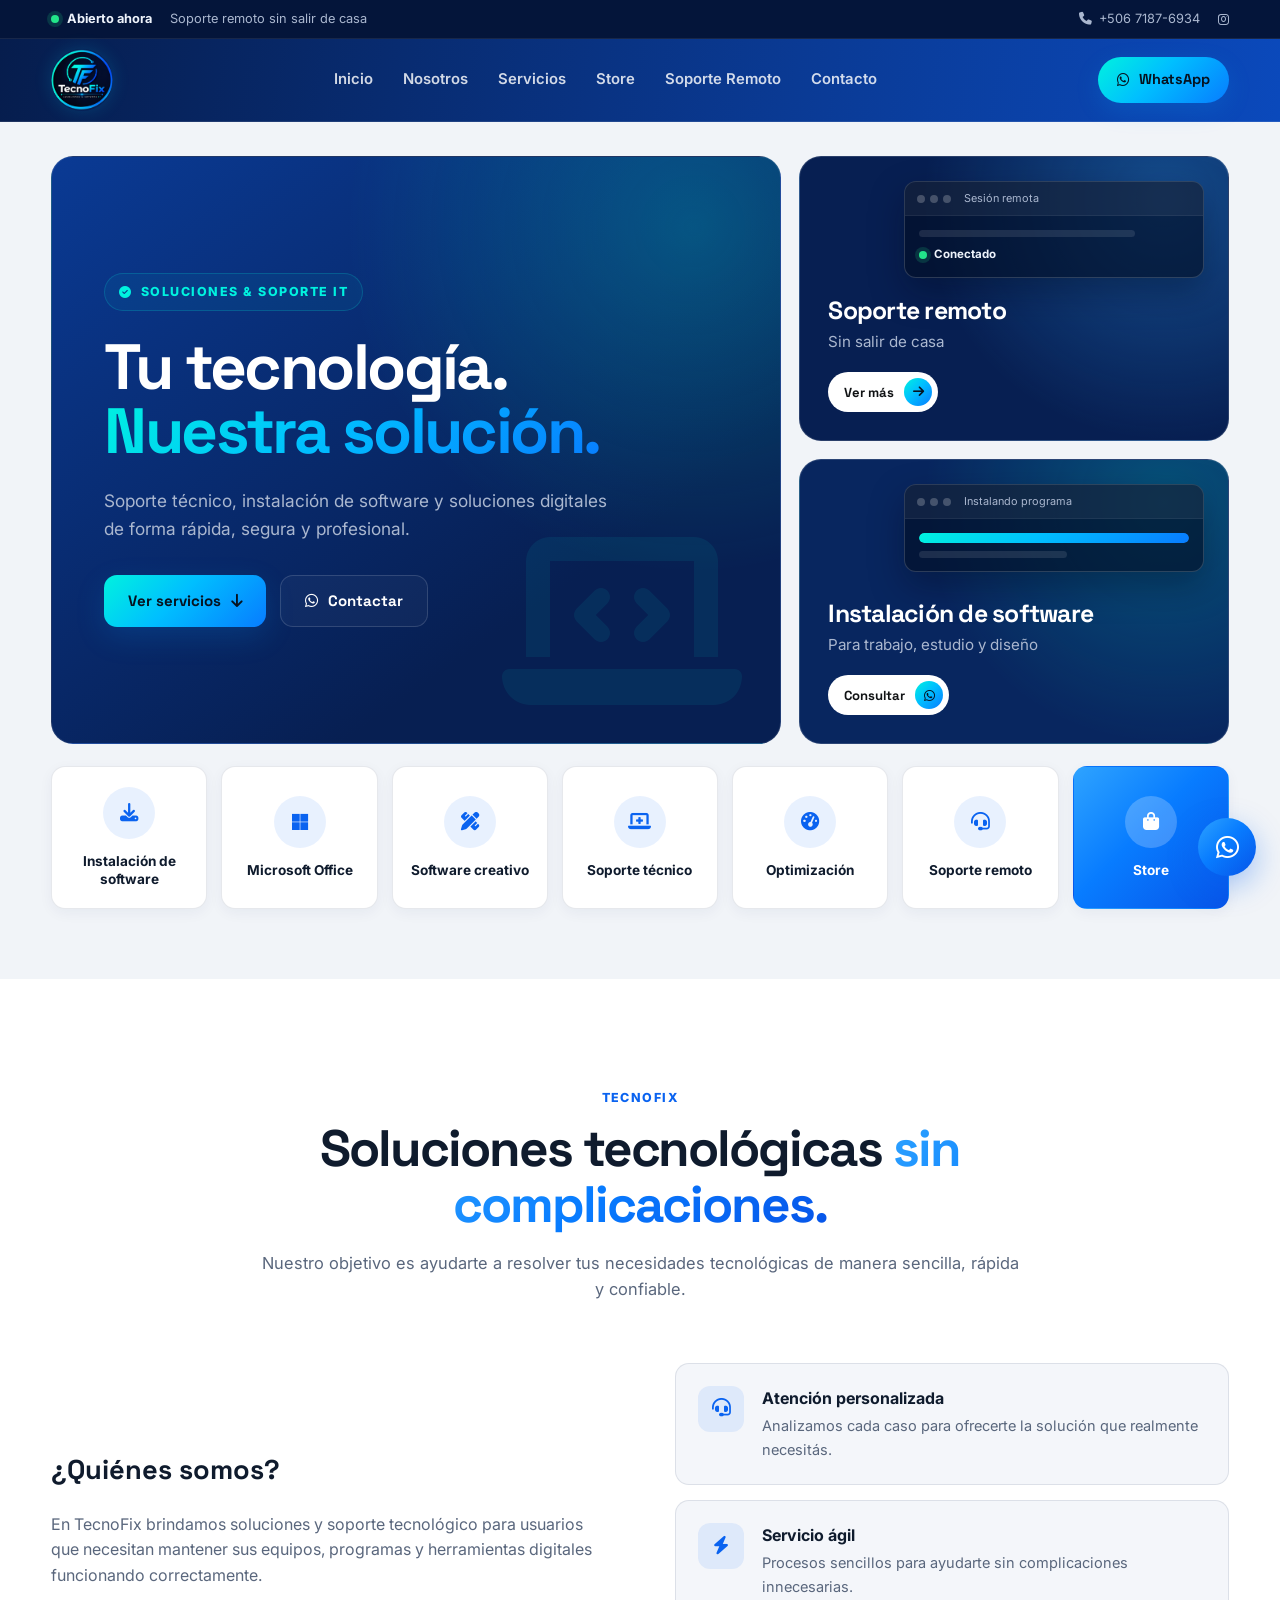
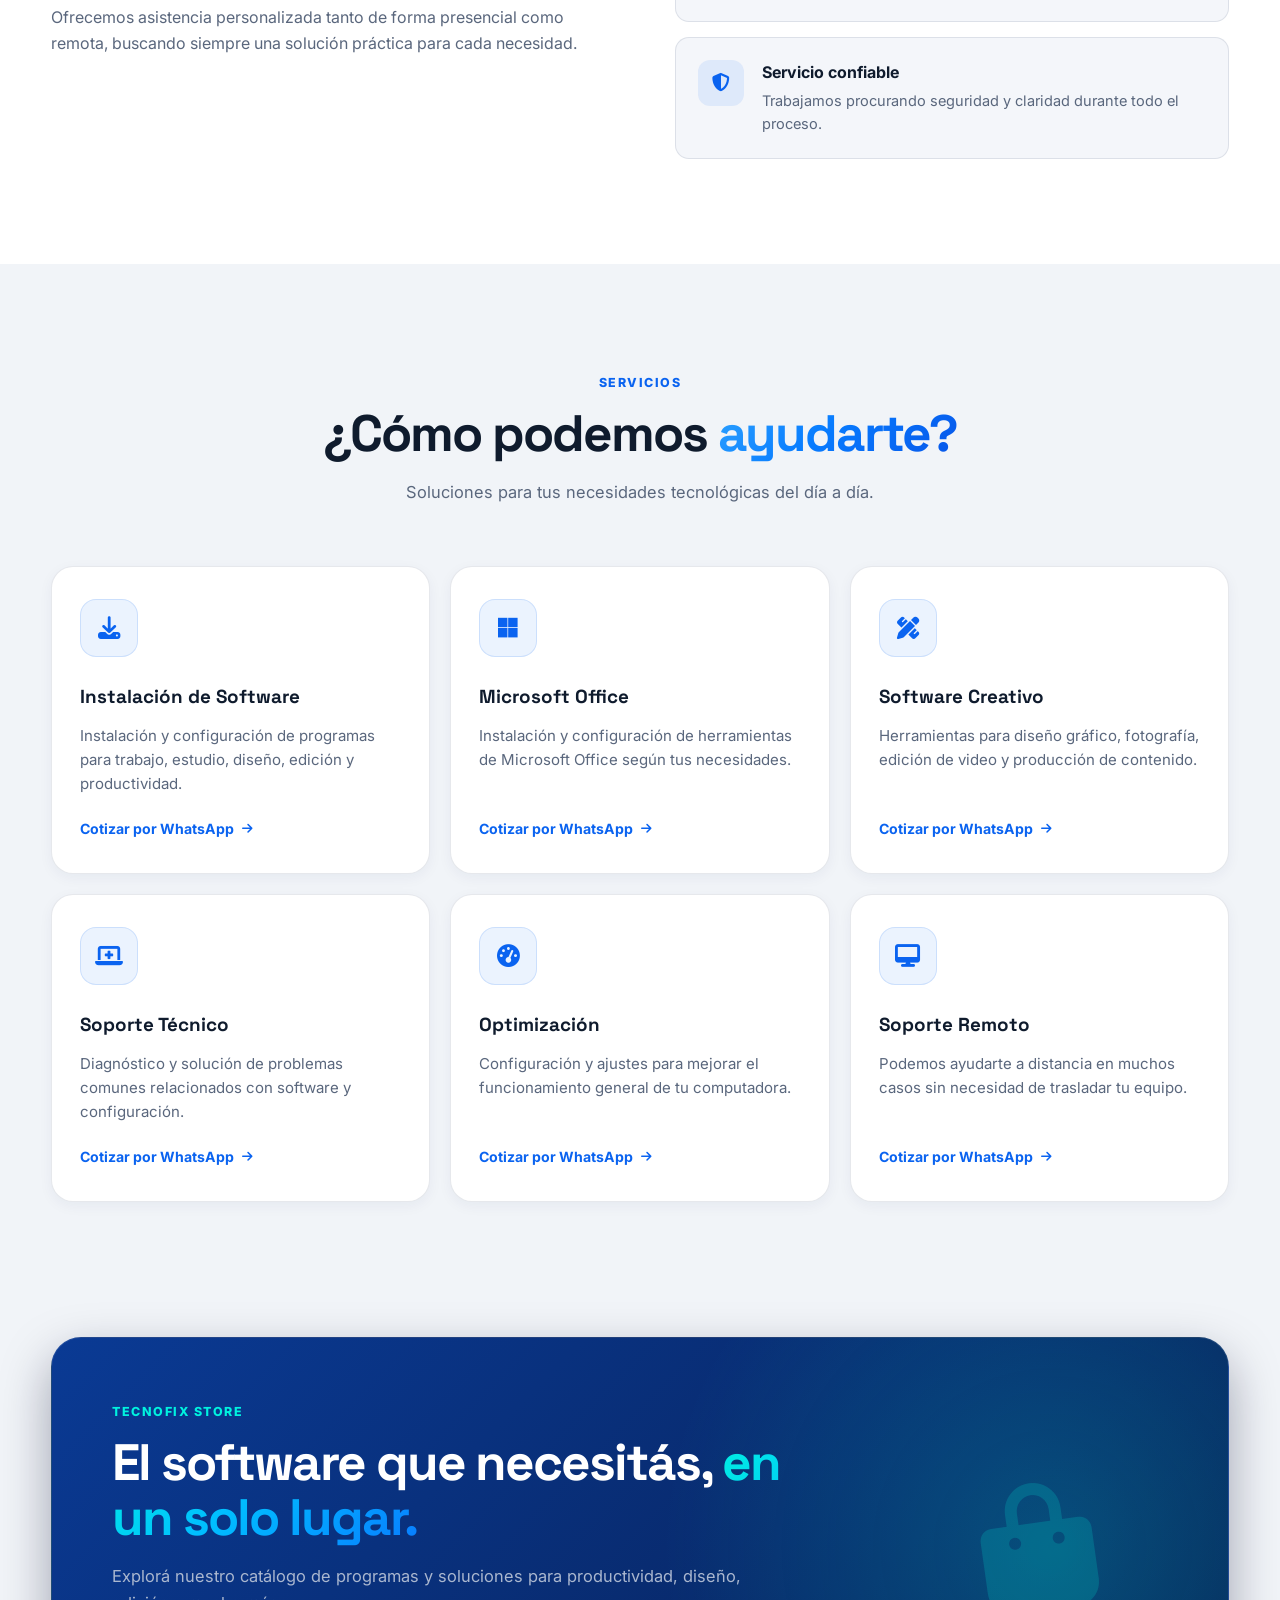
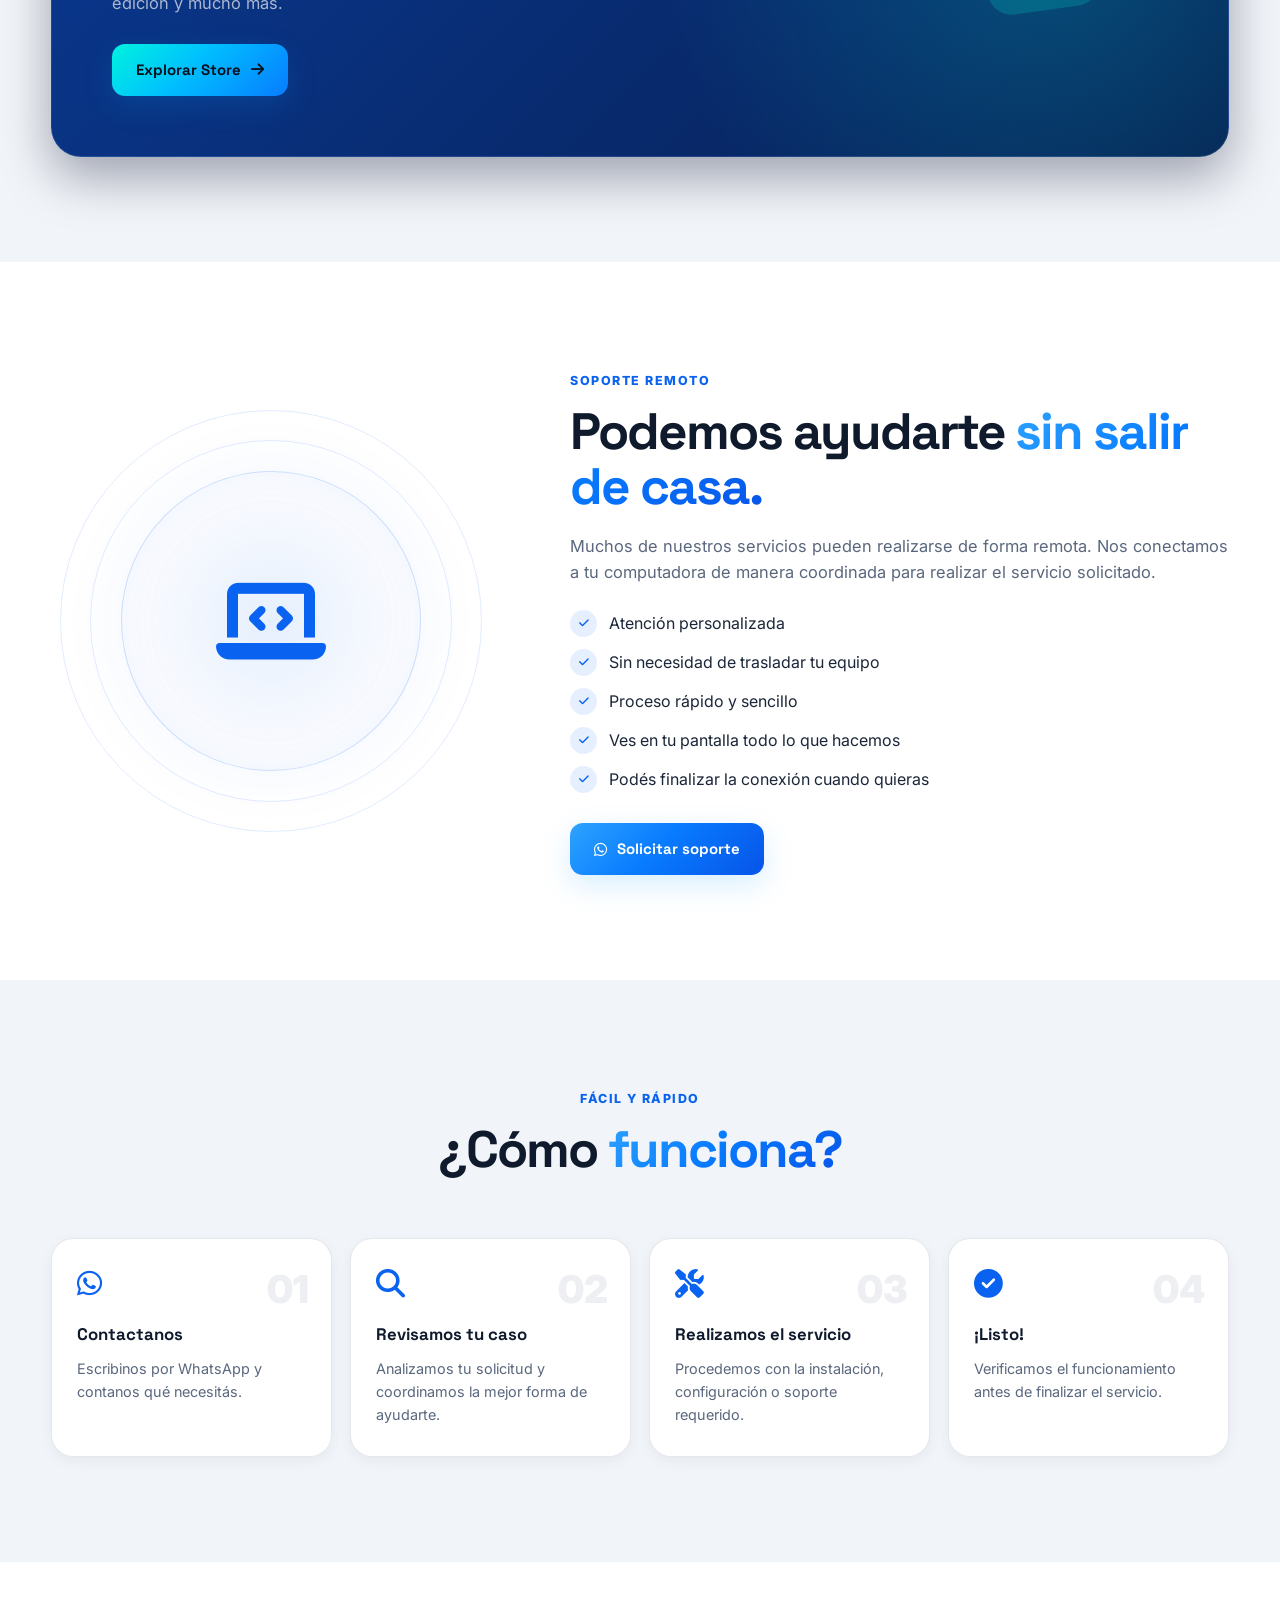
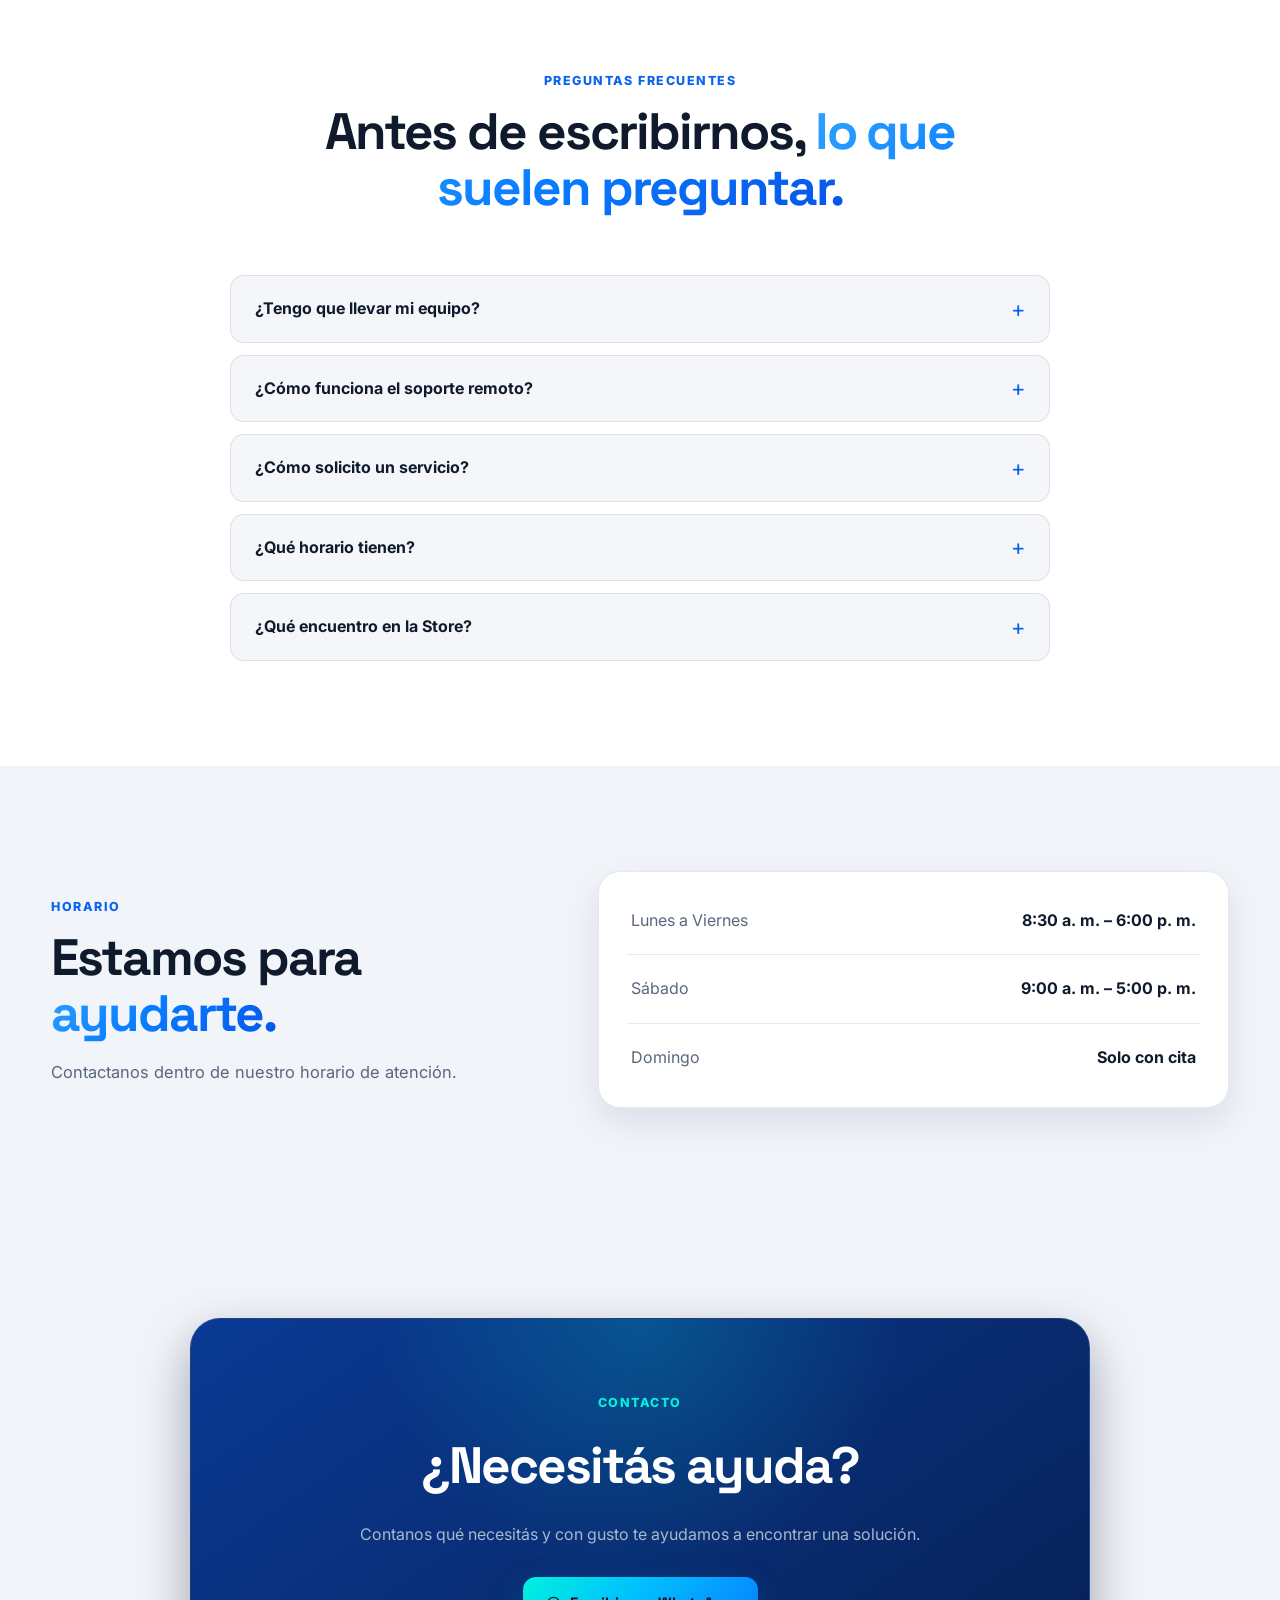
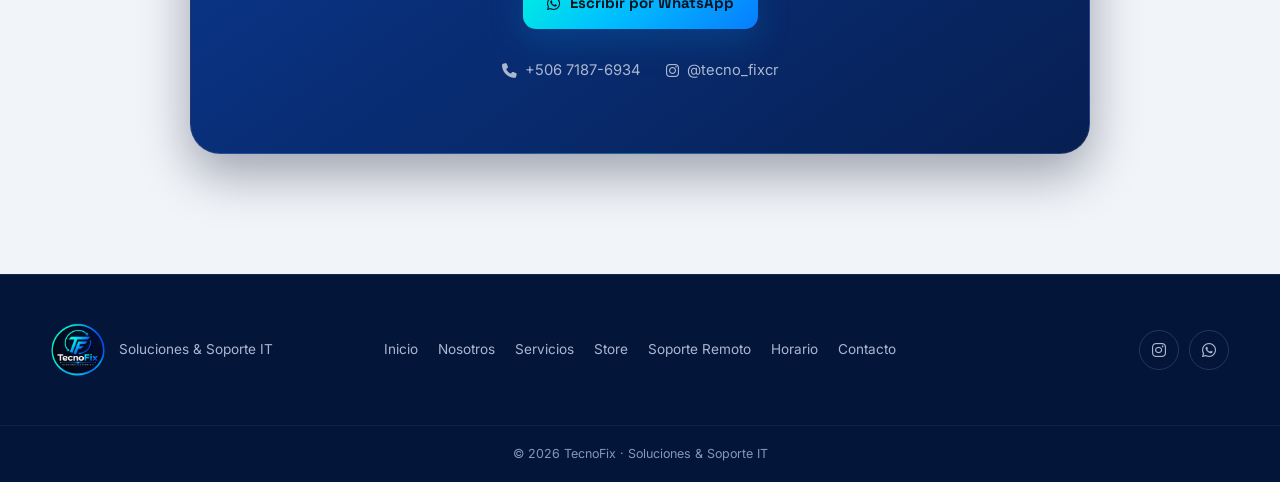
<file: index.html>
<!DOCTYPE html>
<html lang="es">

<head>
    <meta charset="UTF-8">
    <meta name="viewport" content="width=device-width, initial-scale=1.0">

    <title>TecnoFix | Soluciones &amp; Soporte IT</title>

    <meta name="description"
        content="TecnoFix ofrece soluciones tecnológicas, instalación de software, soporte técnico y asistencia remota.">

    <meta name="theme-color" content="#061d4d">
    <link rel="icon" type="image/png" href="img/logo.png">

    <!-- Al compartir el enlace (WhatsApp, Facebook, etc.) -->
    <meta property="og:type" content="website">
    <meta property="og:locale" content="es_CR">
    <meta property="og:site_name" content="TecnoFix">
    <meta property="og:title" content="TecnoFix | Soluciones &amp; Soporte IT">
    <meta property="og:description"
        content="Soporte técnico, instalación de software y soluciones digitales de forma rápida, segura y profesional.">
    <!-- TODO: cuando tengas dominio, agregá la imagen con URL completa:
    <meta property="og:image" content="https://TU-DOMINIO/img/logo.png">
    <meta property="og:url" content="https://TU-DOMINIO/"> -->

    <!-- Datos estructurados para Google -->
    <script type="application/ld+json">
    {
        "@context": "https://schema.org",
        "@type": "LocalBusiness",
        "name": "TecnoFix",
        "description": "Soporte técnico, instalación de software y soluciones digitales.",
        "telephone": "+50671876934",
        "sameAs": ["https://www.instagram.com/tecno_fixcr/"],
        "openingHoursSpecification": [
            {
                "@type": "OpeningHoursSpecification",
                "dayOfWeek": ["Monday", "Tuesday", "Wednesday", "Thursday", "Friday"],
                "opens": "08:30",
                "closes": "18:00"
            },
            {
                "@type": "OpeningHoursSpecification",
                "dayOfWeek": "Saturday",
                "opens": "09:00",
                "closes": "17:00"
            }
        ]
    }
    </script>

    <link rel="preconnect" href="https://cdnjs.cloudflare.com" crossorigin>

    <!-- Fuentes -->
    <link rel="preconnect" href="https://fonts.googleapis.com">
    <link rel="preconnect" href="https://fonts.gstatic.com" crossorigin>
    <link rel="stylesheet"
        href="https://fonts.googleapis.com/css2?family=Inter:wght@400;500;600;700;800&family=Space+Grotesk:wght@500;600;700&display=swap">

    <!-- CSS -->
    <link rel="stylesheet" href="CSS/style.css">

    <!-- Font Awesome -->
    <link rel="stylesheet"
        href="https://cdnjs.cloudflare.com/ajax/libs/font-awesome/6.7.2/css/all.min.css">
</head>

<body>

    <!-- =====================================================
         BARRA SUPERIOR
    ====================================================== -->

    <div class="topbar">

        <div class="container topbar-inner">

            <div class="topbar-left">

                <span class="open-chip" id="open-status" data-state="unknown">
                    Lunes a viernes 8:30 a. m. – 6:00 p. m.
                </span>

                <span class="topbar-note">
                    Soporte remoto sin salir de casa
                </span>

            </div>

            <div class="topbar-right">

                <a href="tel:+50671876934">
                    <i class="fa-solid fa-phone"></i>
                    +506 7187-6934
                </a>

                <a
                    href="https://www.instagram.com/tecno_fixcr/"
                    target="_blank"
                    rel="noopener noreferrer"
                    aria-label="Instagram de TecnoFix"
                >
                    <i class="fa-brands fa-instagram"></i>
                </a>

            </div>

        </div>

    </div>


    <!-- =====================================================
         HEADER / NAVEGACIÓN
    ====================================================== -->

    <header class="header">

        <div class="container navbar">

            <a href="index.html" class="logo">
                <img src="img/logo.png" alt="TecnoFix - Soluciones &amp; Soporte IT" width="62" height="62">
            </a>

            <nav class="nav" id="nav">

                <a href="#inicio">Inicio</a>
                <a href="#nosotros">Nosotros</a>
                <a href="#servicios">Servicios</a>
                <a href="html/store.html">Store</a>
                <a href="#soporte">Soporte Remoto</a>
                <a href="#contacto">Contacto</a>

            </nav>

            <a
                href="https://wa.me/50671876934"
                class="nav-whatsapp"
                target="_blank"
                rel="noopener noreferrer"
            >
                <i class="fa-brands fa-whatsapp"></i>
                WhatsApp
            </a>

            <button
                class="menu-toggle"
                id="menu-toggle"
                type="button"
                aria-label="Abrir menú"
                aria-controls="nav"
                aria-expanded="false"
            >
                <i class="fa-solid fa-bars"></i>
            </button>

        </div>

    </header>


    <main>


        <!-- =====================================================
             HERO / INICIO
        ====================================================== -->

        <section class="bento-hero" id="inicio">

            <div class="container bento">

                <div class="bento-main">

                    <span class="hero-tag">
                        <i class="fa-solid fa-circle-check"></i>
                        Soluciones &amp; Soporte IT
                    </span>

                    <h1>
                        Tu tecnología.<br>
                        <span>Nuestra solución.</span>
                    </h1>

                    <p>
                        Soporte técnico, instalación de software y soluciones
                        digitales de forma rápida, segura y profesional.
                    </p>

                    <div class="hero-buttons">

                        <a href="#servicios" class="btn btn-primary">
                            Ver servicios
                            <i class="fa-solid fa-arrow-down"></i>
                        </a>

                        <a
                            href="https://wa.me/50671876934?text=Hola%20TecnoFix,%20vengo%20desde%20la%20p%C3%A1gina%20web%20y%20necesito%20informaci%C3%B3n."
                            class="btn btn-secondary"
                            target="_blank"
                            rel="noopener noreferrer"
                        >
                            <i class="fa-brands fa-whatsapp"></i>
                            Contactar
                        </a>

                    </div>

                    <i class="fa-solid fa-laptop-code bento-deco" aria-hidden="true"></i>

                </div>


                <a href="#soporte" class="bento-card bento-remote">

                    <div class="mock mock-remote" aria-hidden="true">
                        <div class="mock-bar">
                            <span></span><span></span><span></span>
                            <em>Sesión remota</em>
                        </div>
                        <div class="mock-body">
                            <div class="mock-line mock-w80"></div>
                            <div class="mock-status">
                                <i class="mock-dot"></i>
                                Conectado
                            </div>
                        </div>
                    </div>

                    <h2>Soporte remoto</h2>
                    <p>Sin salir de casa</p>

                    <span class="pill-link">
                        Ver más
                        <i class="fa-solid fa-arrow-right"></i>
                    </span>

                </a>


                <a
                    href="https://wa.me/50671876934?text=Hola%20TecnoFix,%20me%20interesa%20Instalaci%C3%B3n%20de%20Software."
                    class="bento-card bento-install"
                    target="_blank"
                    rel="noopener noreferrer"
                >

                    <div class="mock mock-install" aria-hidden="true">
                        <div class="mock-bar">
                            <span></span><span></span><span></span>
                            <em>Instalando programa</em>
                        </div>
                        <div class="mock-body">
                            <div class="mock-progress">
                                <div class="mock-progress-fill"></div>
                            </div>
                            <div class="mock-line mock-w55"></div>
                        </div>
                    </div>

                    <h2>Instalación de software</h2>
                    <p>Para trabajo, estudio y diseño</p>

                    <span class="pill-link">
                        Consultar
                        <i class="fa-brands fa-whatsapp"></i>
                    </span>

                </a>

            </div>

        </section>


        <!-- =====================================================
             ACCESO RÁPIDO
        ====================================================== -->

        <section class="quick-tiles" aria-label="Acceso rápido a servicios">

            <div class="container tiles">

                <a class="tile" href="https://wa.me/50671876934?text=Hola%20TecnoFix,%20me%20interesa%20Instalaci%C3%B3n%20de%20Software." target="_blank" rel="noopener noreferrer">
                    <i class="fa-solid fa-download"></i>
                    Instalación de software
                </a>

                <a class="tile" href="https://wa.me/50671876934?text=Hola%20TecnoFix,%20me%20interesa%20Microsoft%20Office." target="_blank" rel="noopener noreferrer">
                    <i class="fa-brands fa-microsoft"></i>
                    Microsoft Office
                </a>

                <a class="tile" href="https://wa.me/50671876934?text=Hola%20TecnoFix,%20me%20interesa%20Software%20Creativo." target="_blank" rel="noopener noreferrer">
                    <i class="fa-solid fa-pen-ruler"></i>
                    Software creativo
                </a>

                <a class="tile" href="https://wa.me/50671876934?text=Hola%20TecnoFix,%20me%20interesa%20Soporte%20T%C3%A9cnico." target="_blank" rel="noopener noreferrer">
                    <i class="fa-solid fa-laptop-medical"></i>
                    Soporte técnico
                </a>

                <a class="tile" href="https://wa.me/50671876934?text=Hola%20TecnoFix,%20me%20interesa%20Optimizaci%C3%B3n." target="_blank" rel="noopener noreferrer">
                    <i class="fa-solid fa-gauge-high"></i>
                    Optimización
                </a>

                <a class="tile" href="#soporte">
                    <i class="fa-solid fa-headset"></i>
                    Soporte remoto
                </a>

                <a class="tile tile-store" href="html/store.html">
                    <i class="fa-solid fa-bag-shopping"></i>
                    Store
                </a>

            </div>

        </section>


        <!-- =====================================================
             NOSOTROS
        ====================================================== -->

        <section class="about section" id="nosotros">

            <div class="container">

                <div class="section-heading">

                    <span class="section-tag">TECNOFIX</span>

                    <h2>
                        Soluciones tecnológicas
                        <span>sin complicaciones.</span>
                    </h2>

                    <p>
                        Nuestro objetivo es ayudarte a resolver tus necesidades
                        tecnológicas de manera sencilla, rápida y confiable.
                    </p>

                </div>


                <div class="about-content">

                    <div class="about-text">

                        <h3>¿Quiénes somos?</h3>

                        <p>
                            En TecnoFix brindamos soluciones y soporte tecnológico
                            para usuarios que necesitan mantener sus equipos,
                            programas y herramientas digitales funcionando
                            correctamente.
                        </p>

                        <p>
                            Ofrecemos asistencia personalizada tanto de forma
                            presencial como remota, buscando siempre una solución
                            práctica para cada necesidad.
                        </p>

                    </div>


                    <div class="about-features">

                        <div class="feature">

                            <i class="fa-solid fa-headset"></i>

                            <div>
                                <h4>Atención personalizada</h4>
                                <p>
                                    Analizamos cada caso para ofrecerte la solución
                                    que realmente necesitás.
                                </p>
                            </div>

                        </div>


                        <div class="feature">

                            <i class="fa-solid fa-bolt"></i>

                            <div>
                                <h4>Servicio ágil</h4>
                                <p>
                                    Procesos sencillos para ayudarte sin
                                    complicaciones innecesarias.
                                </p>
                            </div>

                        </div>


                        <div class="feature">

                            <i class="fa-solid fa-shield-halved"></i>

                            <div>
                                <h4>Servicio confiable</h4>
                                <p>
                                    Trabajamos procurando seguridad y claridad
                                    durante todo el proceso.
                                </p>
                            </div>

                        </div>

                    </div>

                </div>

            </div>

        </section>


        <!-- =====================================================
             SERVICIOS
        ====================================================== -->

        <section class="services section" id="servicios">

            <div class="container">

                <div class="section-heading">

                    <span class="section-tag">SERVICIOS</span>

                    <h2>
                        ¿Cómo podemos
                        <span>ayudarte?</span>
                    </h2>

                    <p>
                        Soluciones para tus necesidades tecnológicas del día a día.
                    </p>

                </div>


                <div class="services-grid">


                    <!-- Servicio 1 -->

                    <article class="service-card">

                        <div class="service-icon">
                            <i class="fa-solid fa-download"></i>
                        </div>

                        <h3>Instalación de Software</h3>

                        <p>
                            Instalación y configuración de programas para trabajo,
                            estudio, diseño, edición y productividad.
                        </p>

                        <a
                            href="https://wa.me/50671876934?text=Hola%20TecnoFix,%20me%20interesa%20Instalaci%C3%B3n%20de%20Software."
                            class="service-link"
                            target="_blank"
                            rel="noopener noreferrer"
                        >
                            Cotizar por WhatsApp
                            <i class="fa-solid fa-arrow-right"></i>
                        </a>


                    </article>


                    <!-- Servicio 2 -->

                    <article class="service-card">

                        <div class="service-icon">
                            <i class="fa-brands fa-microsoft"></i>
                        </div>

                        <h3>Microsoft Office</h3>

                        <p>
                            Instalación y configuración de herramientas de
                            Microsoft Office según tus necesidades.
                        </p>

                        <a
                            href="https://wa.me/50671876934?text=Hola%20TecnoFix,%20me%20interesa%20Microsoft%20Office."
                            class="service-link"
                            target="_blank"
                            rel="noopener noreferrer"
                        >
                            Cotizar por WhatsApp
                            <i class="fa-solid fa-arrow-right"></i>
                        </a>


                    </article>


                    <!-- Servicio 3 -->

                    <article class="service-card">

                        <div class="service-icon">
                            <i class="fa-solid fa-pen-ruler"></i>
                        </div>

                        <h3>Software Creativo</h3>

                        <p>
                            Herramientas para diseño gráfico, fotografía,
                            edición de video y producción de contenido.
                        </p>

                        <a
                            href="https://wa.me/50671876934?text=Hola%20TecnoFix,%20me%20interesa%20Software%20Creativo."
                            class="service-link"
                            target="_blank"
                            rel="noopener noreferrer"
                        >
                            Cotizar por WhatsApp
                            <i class="fa-solid fa-arrow-right"></i>
                        </a>


                    </article>


                    <!-- Servicio 4 -->

                    <article class="service-card">

                        <div class="service-icon">
                            <i class="fa-solid fa-laptop-medical"></i>
                        </div>

                        <h3>Soporte Técnico</h3>

                        <p>
                            Diagnóstico y solución de problemas comunes
                            relacionados con software y configuración.
                        </p>

                        <a
                            href="https://wa.me/50671876934?text=Hola%20TecnoFix,%20me%20interesa%20Soporte%20T%C3%A9cnico."
                            class="service-link"
                            target="_blank"
                            rel="noopener noreferrer"
                        >
                            Cotizar por WhatsApp
                            <i class="fa-solid fa-arrow-right"></i>
                        </a>


                    </article>


                    <!-- Servicio 5 -->

                    <article class="service-card">

                        <div class="service-icon">
                            <i class="fa-solid fa-gauge-high"></i>
                        </div>

                        <h3>Optimización</h3>

                        <p>
                            Configuración y ajustes para mejorar el funcionamiento
                            general de tu computadora.
                        </p>

                        <a
                            href="https://wa.me/50671876934?text=Hola%20TecnoFix,%20me%20interesa%20Optimizaci%C3%B3n."
                            class="service-link"
                            target="_blank"
                            rel="noopener noreferrer"
                        >
                            Cotizar por WhatsApp
                            <i class="fa-solid fa-arrow-right"></i>
                        </a>


                    </article>


                    <!-- Servicio 6 -->

                    <article class="service-card">

                        <div class="service-icon">
                            <i class="fa-solid fa-desktop"></i>
                        </div>

                        <h3>Soporte Remoto</h3>

                        <p>
                            Podemos ayudarte a distancia en muchos casos sin
                            necesidad de trasladar tu equipo.
                        </p>

                        <a
                            href="https://wa.me/50671876934?text=Hola%20TecnoFix,%20me%20interesa%20Soporte%20Remoto."
                            class="service-link"
                            target="_blank"
                            rel="noopener noreferrer"
                        >
                            Cotizar por WhatsApp
                            <i class="fa-solid fa-arrow-right"></i>
                        </a>


                    </article>


                </div>

            </div>

        </section>


        <!-- =====================================================
             STORE
        ====================================================== -->

        <section class="store-banner section">

            <div class="container">

                <div class="store-box">

                    <div class="store-content">

                        <span class="section-tag">
                            TECNOFIX STORE
                        </span>

                        <h2>
                            El software que necesitás,
                            <span>en un solo lugar.</span>
                        </h2>

                        <p>
                            Explorá nuestro catálogo de programas y soluciones
                            para productividad, diseño, edición y mucho más.
                        </p>

                        <a href="html/store.html" class="btn btn-primary">

                            Explorar Store

                            <i class="fa-solid fa-arrow-right"></i>

                        </a>

                    </div>


                    <div class="store-icon">

                        <i class="fa-solid fa-bag-shopping"></i>

                    </div>

                </div>

            </div>

        </section>


        <!-- =====================================================
             SOPORTE REMOTO
        ====================================================== -->

        <section class="remote-support section" id="soporte">

            <div class="container remote-grid">


                <div class="remote-visual">

                    <div class="remote-icon">

                        <i class="fa-solid fa-laptop-code"></i>

                    </div>

                </div>


                <div class="remote-content">

                    <span class="section-tag">
                        SOPORTE REMOTO
                    </span>

                    <h2>
                        Podemos ayudarte
                        <span>sin salir de casa.</span>
                    </h2>

                    <p>
                        Muchos de nuestros servicios pueden realizarse de forma
                        remota. Nos conectamos a tu computadora de manera
                        coordinada para realizar el servicio solicitado.
                    </p>


                    <div class="remote-points">

                        <div>
                            <i class="fa-solid fa-check"></i>
                            Atención personalizada
                        </div>

                        <div>
                            <i class="fa-solid fa-check"></i>
                            Sin necesidad de trasladar tu equipo
                        </div>

                        <div>
                            <i class="fa-solid fa-check"></i>
                            Proceso rápido y sencillo
                        </div>

                        <div>
                            <i class="fa-solid fa-check"></i>
                            Ves en tu pantalla todo lo que hacemos
                        </div>

                        <div>
                            <i class="fa-solid fa-check"></i>
                            Podés finalizar la conexión cuando quieras
                        </div>

                    </div>


                    <a
                        href="https://wa.me/50671876934?text=Hola%20TecnoFix,%20necesito%20información%20sobre%20soporte%20remoto."
                        class="btn btn-primary"
                        target="_blank"
                        rel="noopener noreferrer"
                    >

                        <i class="fa-brands fa-whatsapp"></i>

                        Solicitar soporte

                    </a>

                </div>

            </div>

        </section>


        <!-- =====================================================
             CÓMO FUNCIONA
        ====================================================== -->

        <section class="process section">

            <div class="container">

                <div class="section-heading">

                    <span class="section-tag">
                        FÁCIL Y RÁPIDO
                    </span>

                    <h2>
                        ¿Cómo
                        <span>funciona?</span>
                    </h2>

                </div>


                <div class="process-grid">


                    <div class="process-card">

                        <span class="process-number">01</span>

                        <i class="fa-brands fa-whatsapp"></i>

                        <h3>Contactanos</h3>

                        <p>
                            Escribinos por WhatsApp y contanos qué necesitás.
                        </p>

                    </div>


                    <div class="process-card">

                        <span class="process-number">02</span>

                        <i class="fa-solid fa-magnifying-glass"></i>

                        <h3>Revisamos tu caso</h3>

                        <p>
                            Analizamos tu solicitud y coordinamos la mejor
                            forma de ayudarte.
                        </p>

                    </div>


                    <div class="process-card">

                        <span class="process-number">03</span>

                        <i class="fa-solid fa-screwdriver-wrench"></i>

                        <h3>Realizamos el servicio</h3>

                        <p>
                            Procedemos con la instalación, configuración
                            o soporte requerido.
                        </p>

                    </div>


                    <div class="process-card">

                        <span class="process-number">04</span>

                        <i class="fa-solid fa-circle-check"></i>

                        <h3>¡Listo!</h3>

                        <p>
                            Verificamos el funcionamiento antes de finalizar
                            el servicio.
                        </p>

                    </div>


                </div>

            </div>

        </section>


        <!-- =====================================================
             PREGUNTAS FRECUENTES
        ====================================================== -->

        <section class="faq section" id="preguntas">

            <div class="container faq-container">

                <div class="section-heading">

                    <span class="section-tag">PREGUNTAS FRECUENTES</span>

                    <h2>
                        Antes de escribirnos,
                        <span>lo que suelen preguntar.</span>
                    </h2>

                </div>


                <div class="faq-list">

                    <details class="faq-item">
                        <summary>¿Tengo que llevar mi equipo?</summary>
                        <p>
                            No siempre. Muchos servicios se realizan de forma
                            remota, sin necesidad de trasladar tu computadora.
                            También ofrecemos atención presencial.
                        </p>
                    </details>

                    <details class="faq-item">
                        <summary>¿Cómo funciona el soporte remoto?</summary>
                        <p>
                            Coordinamos contigo por WhatsApp y nos conectamos a tu
                            computadora en el momento acordado. Ves en tu pantalla
                            todo lo que hacemos y podés finalizar la conexión
                            cuando quieras.
                        </p>
                    </details>

                    <details class="faq-item">
                        <summary>¿Cómo solicito un servicio?</summary>
                        <p>
                            Escribinos por WhatsApp y contanos qué necesitás.
                            Revisamos tu caso, coordinamos la mejor forma de
                            ayudarte y verificamos que todo funcione antes de
                            finalizar.
                        </p>
                    </details>

                    <details class="faq-item">
                        <summary>¿Qué horario tienen?</summary>
                        <p>
                            De lunes a viernes de 8:30 a. m. a 6:00 p. m. y
                            sábados de 9:00 a. m. a 5:00 p. m. Los domingos
                            atendemos solo con cita.
                        </p>
                    </details>

                    <details class="faq-item">
                        <summary>¿Qué encuentro en la Store?</summary>
                        <p>
                            Un catálogo de programas para productividad, diseño
                            y edición. Si no ves lo que buscás, escribinos y lo
                            consultamos.
                        </p>
                    </details>

                </div>

            </div>

        </section>


        <!-- =====================================================
             HORARIO
        ====================================================== -->

        <section class="schedule section" id="horario">

            <div class="container schedule-container">


                <div class="schedule-heading">

                    <span class="section-tag">
                        HORARIO
                    </span>

                    <h2>
                        Estamos para
                        <span>ayudarte.</span>
                    </h2>

                    <p>
                        Contactanos dentro de nuestro horario de atención.
                    </p>

                </div>


                <div class="schedule-card">

                    <div class="schedule-row">

                        <span>Lunes a Viernes</span>

                        <strong>
                            8:30 a. m. – 6:00 p. m.
                        </strong>

                    </div>


                    <div class="schedule-row">

                        <span>Sábado</span>

                        <strong>
                            9:00 a. m. – 5:00 p. m.
                        </strong>

                    </div>


                    <div class="schedule-row">

                        <span>Domingo</span>

                        <strong>
                            Solo con cita
                        </strong>

                    </div>

                </div>

            </div>

        </section>


        <!-- =====================================================
             CONTACTO
        ====================================================== -->

        <section class="contact section" id="contacto">

            <div class="container">

                <div class="contact-box">

                    <span class="section-tag">
                        CONTACTO
                    </span>

                    <h2>
                        ¿Necesitás ayuda?
                    </h2>

                    <p>
                        Contanos qué necesitás y con gusto te ayudamos
                        a encontrar una solución.
                    </p>


                    <a
                        href="https://wa.me/50671876934?text=Hola%20TecnoFix,%20vengo%20desde%20la%20página%20web%20y%20necesito%20información."
                        class="btn btn-whatsapp"
                        target="_blank"
                        rel="noopener noreferrer"
                    >

                        <i class="fa-brands fa-whatsapp"></i>

                        Escribir por WhatsApp

                    </a>


                    <div class="contact-info">

                        <a href="tel:+50671876934">

                            <i class="fa-solid fa-phone"></i>

                            +506 7187-6934

                        </a>


                        <a
                            href="https://www.instagram.com/tecno_fixcr/"
                            target="_blank"
                            rel="noopener noreferrer"
                        >

                            <i class="fa-brands fa-instagram"></i>

                            @tecno_fixcr

                        </a>

                    </div>

                </div>

            </div>

        </section>


    </main>


    <!-- =====================================================
         FOOTER
    ====================================================== -->

    <footer class="footer">

        <div class="container footer-content">


            <div class="footer-brand">

                <img
                    src="img/logo.png"
                    alt="TecnoFix"
                    width="54"
                    height="54"
                    loading="lazy"
                >

                <p>
                    Soluciones &amp; Soporte IT
                </p>

            </div>


            <div class="footer-links">

                <a href="#inicio">Inicio</a>
                <a href="#nosotros">Nosotros</a>
                <a href="#servicios">Servicios</a>
                <a href="html/store.html">Store</a>
                <a href="#soporte">Soporte Remoto</a>
                <a href="#horario">Horario</a>
                <a href="#contacto">Contacto</a>

            </div>


            <div class="footer-social">

                <a
                    href="https://www.instagram.com/tecno_fixcr/"
                    target="_blank"
                    rel="noopener noreferrer"
                    aria-label="Instagram"
                >
                    <i class="fa-brands fa-instagram"></i>
                </a>


                <a
                    href="https://wa.me/50671876934"
                    target="_blank"
                    rel="noopener noreferrer"
                    aria-label="WhatsApp"
                >
                    <i class="fa-brands fa-whatsapp"></i>
                </a>

            </div>

        </div>


        <div class="footer-bottom">

            <p>
                © 2026 TecnoFix · Soluciones &amp; Soporte IT
            </p>

        </div>

    </footer>


    <!-- =====================================================
         WHATSAPP FLOTANTE
    ====================================================== -->

    <a
        href="https://wa.me/50671876934?text=Hola%20TecnoFix,%20vengo%20desde%20la%20página%20web."
        class="floating-whatsapp"
        target="_blank"
        rel="noopener noreferrer"
        aria-label="Contactar a TecnoFix por WhatsApp"
    >

        <i class="fa-brands fa-whatsapp"></i>

    </a>

    <script src="JS/main.js"></script>


</body>

</html>
</file>
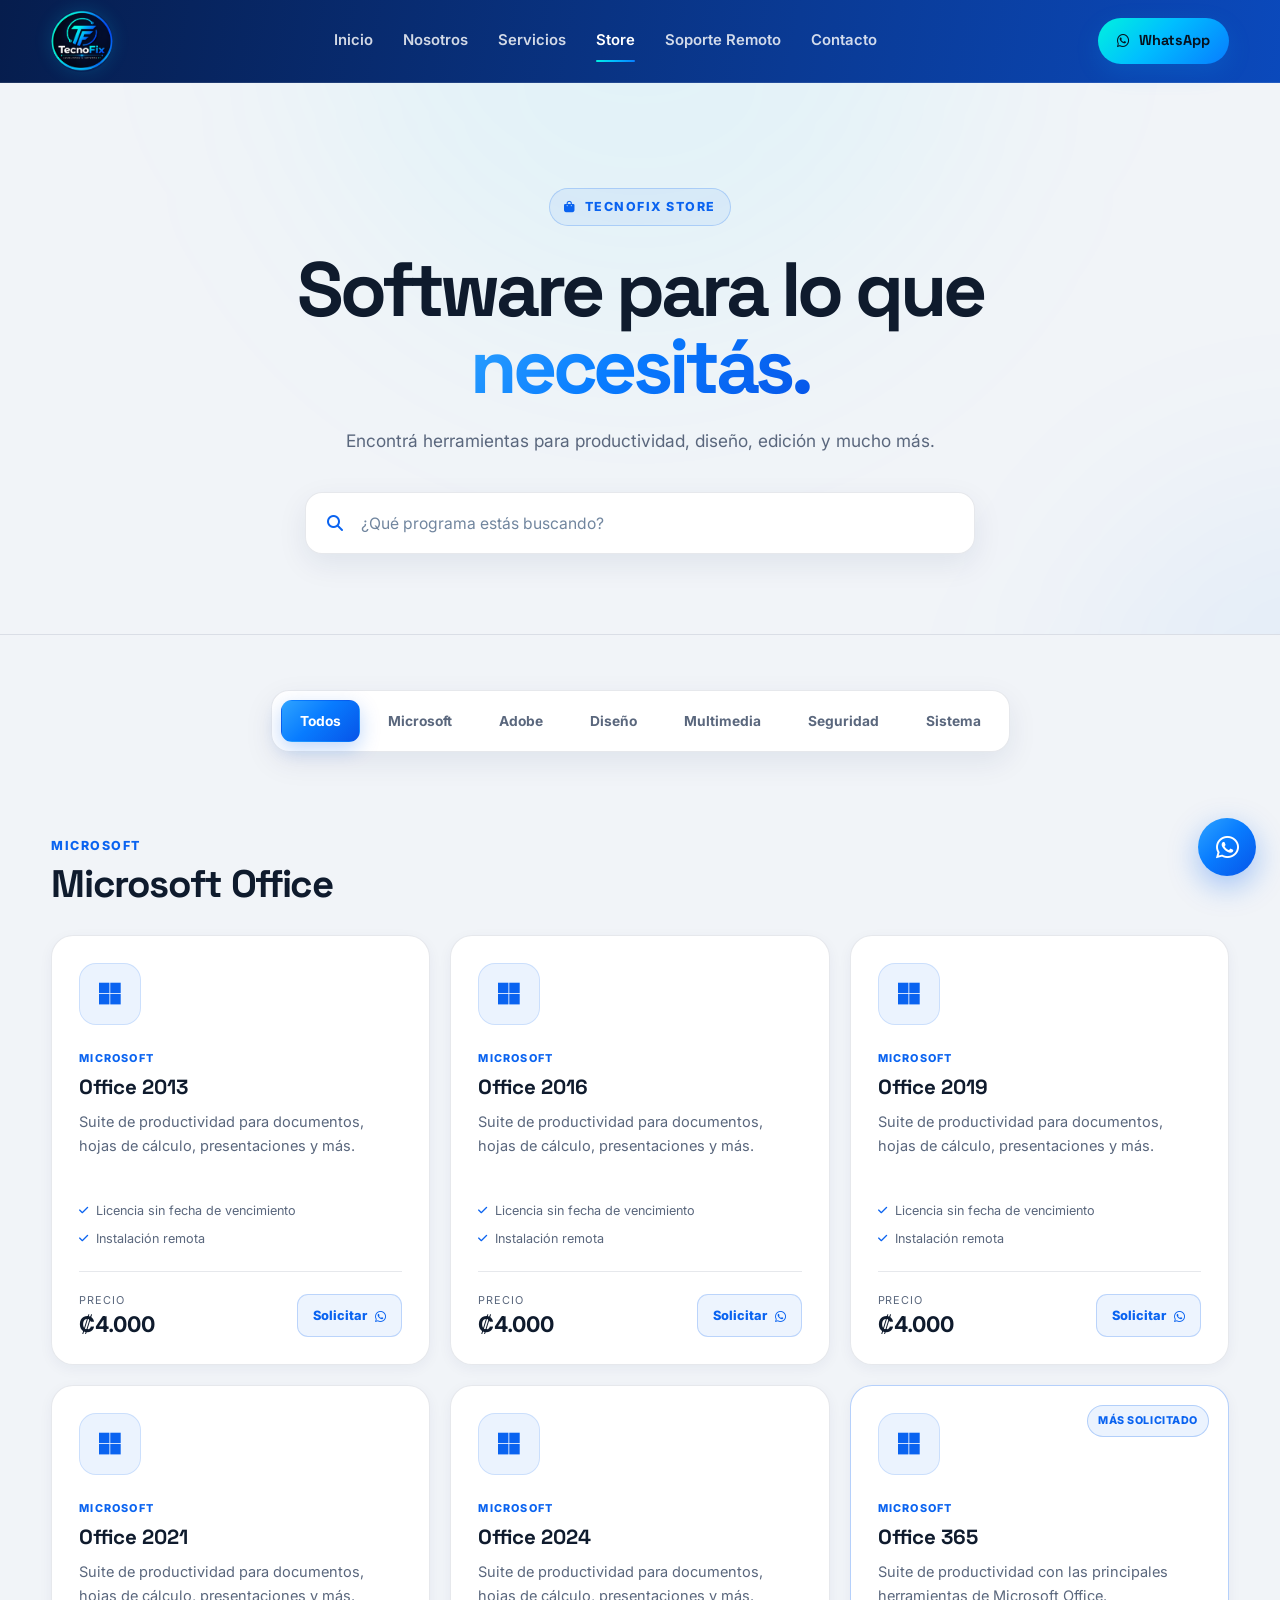
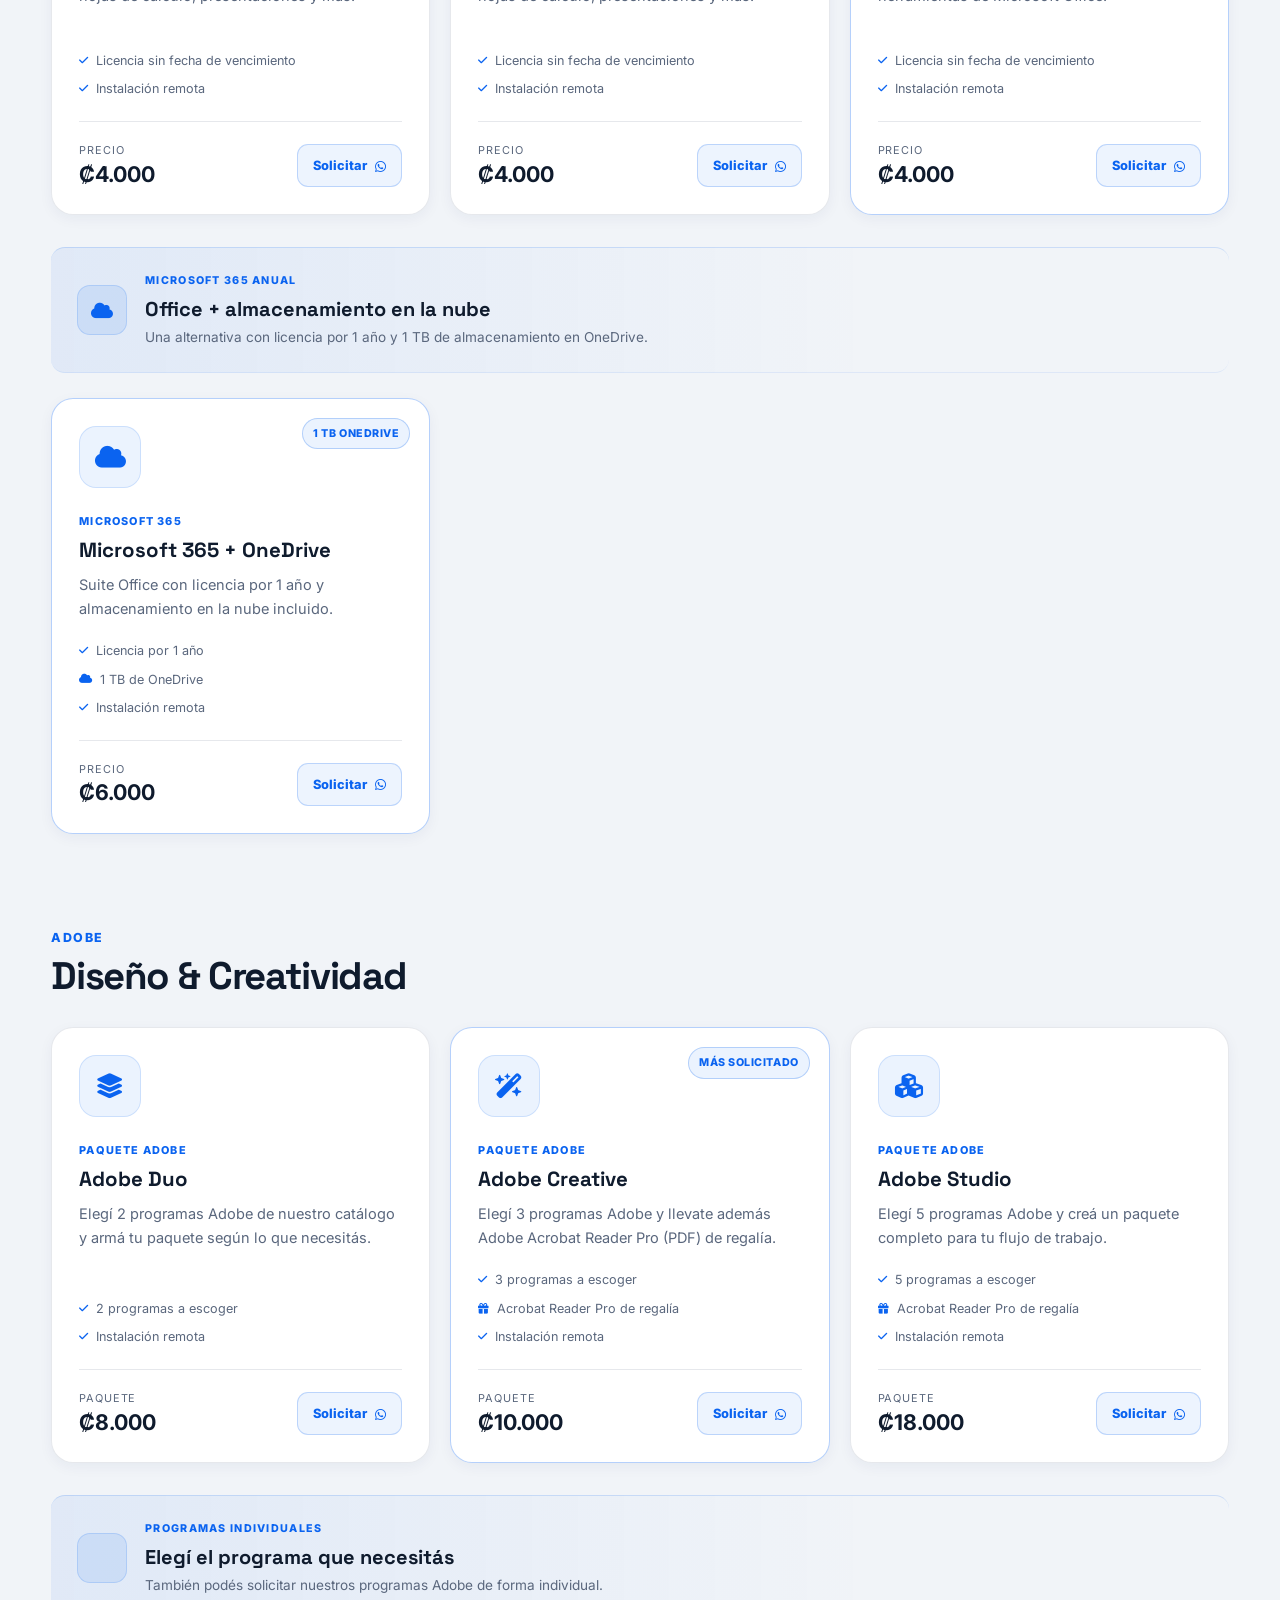
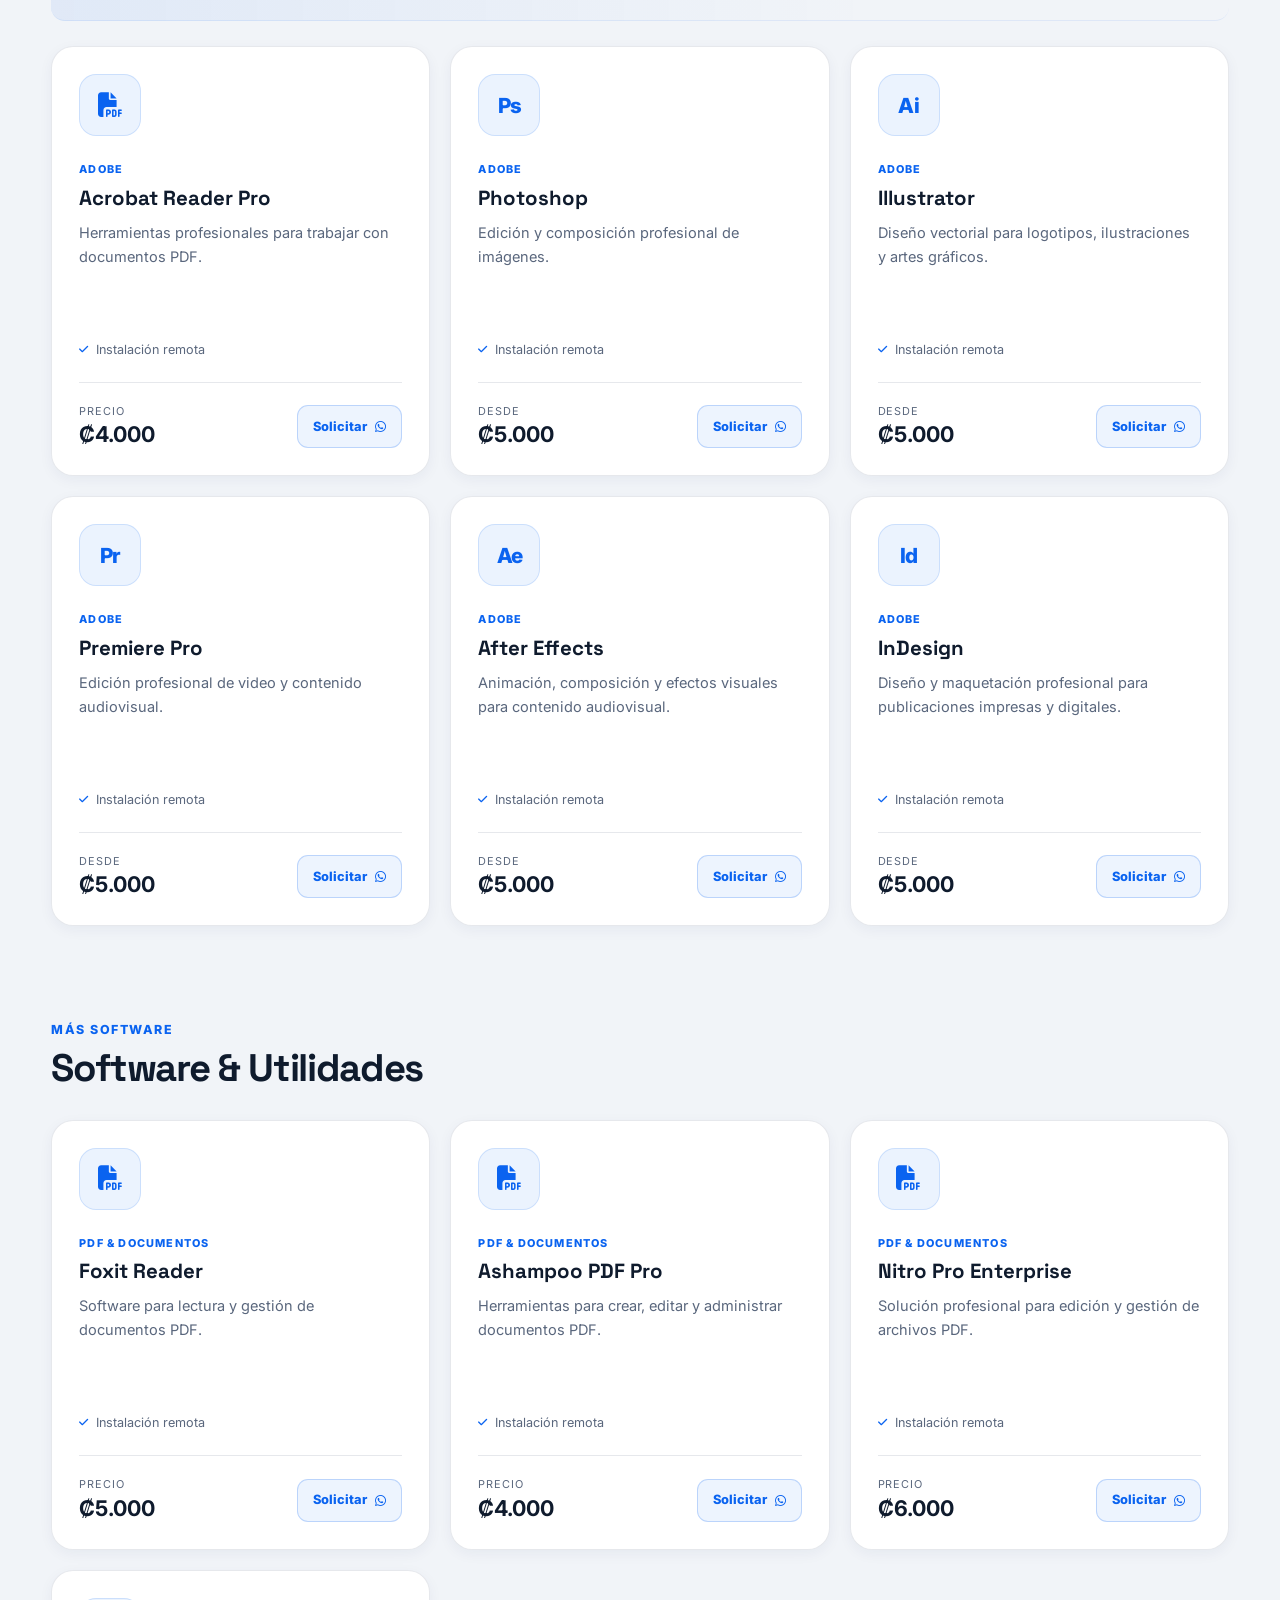
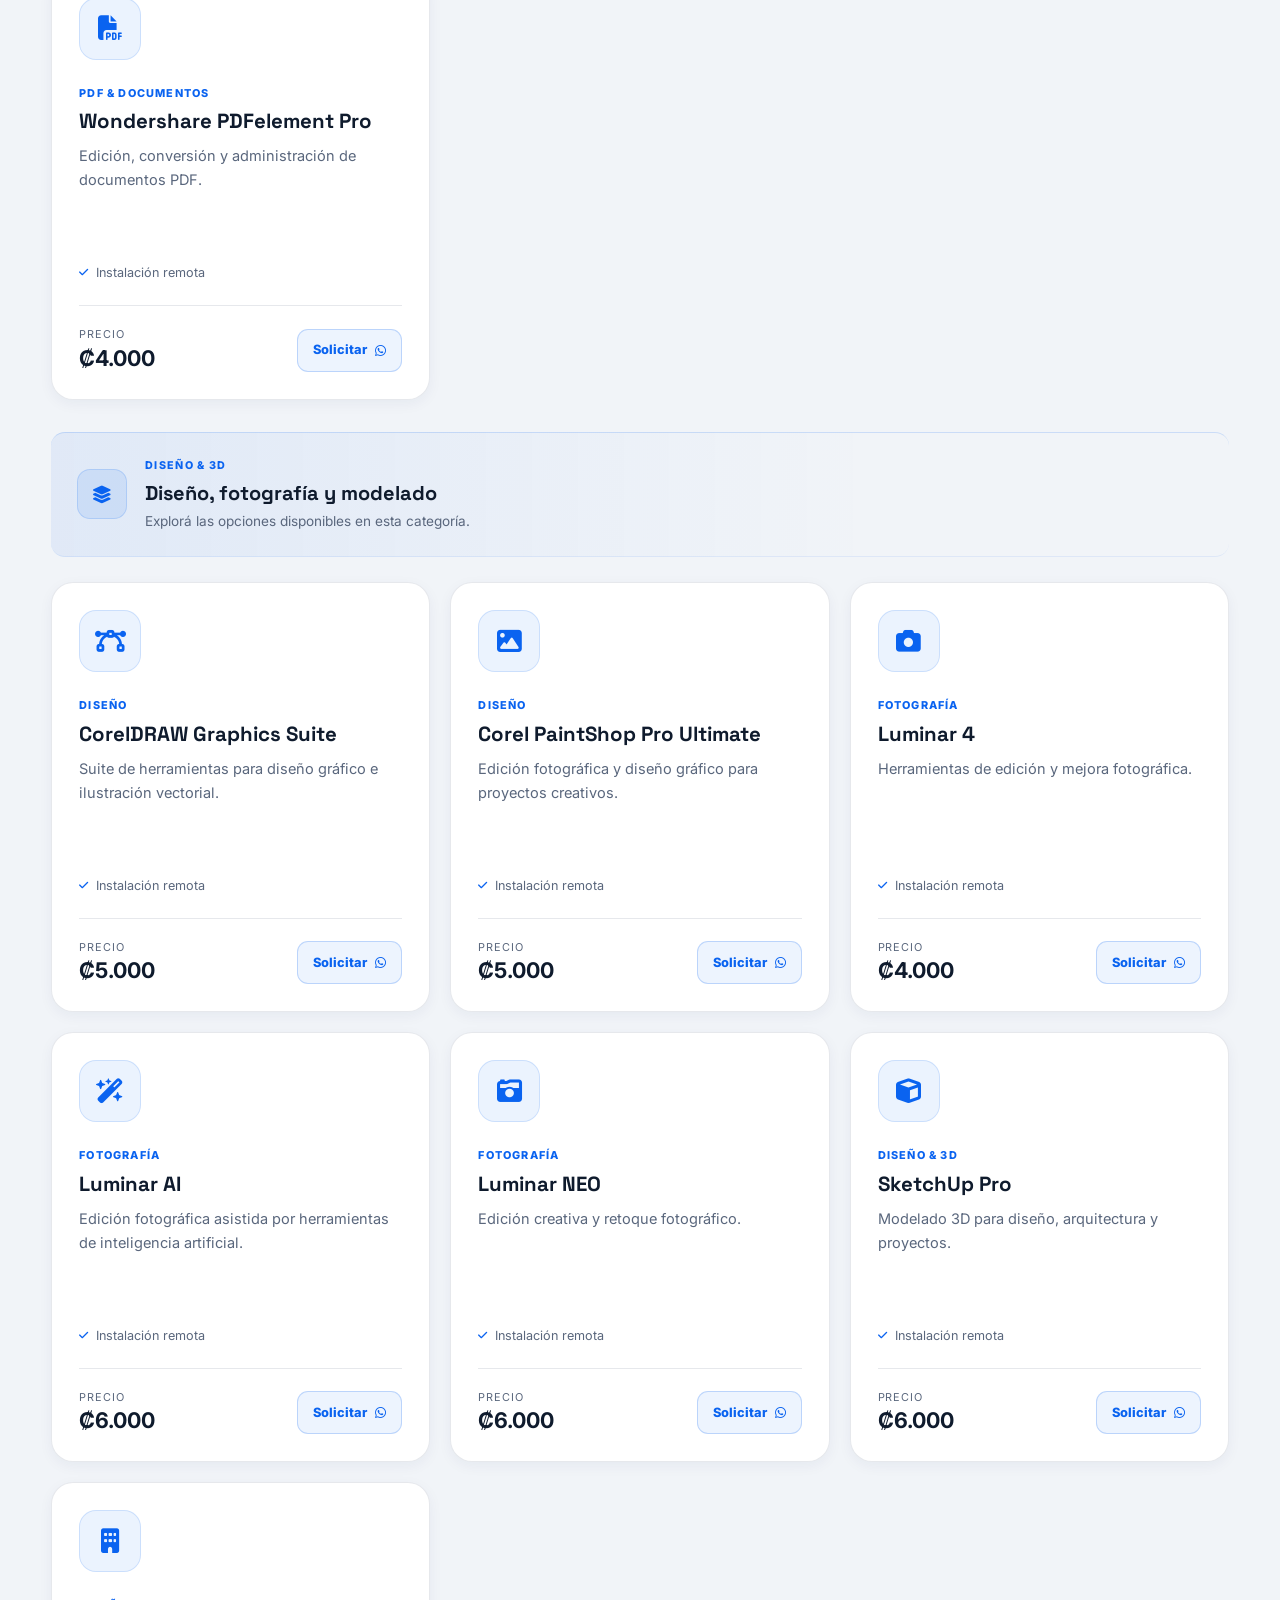
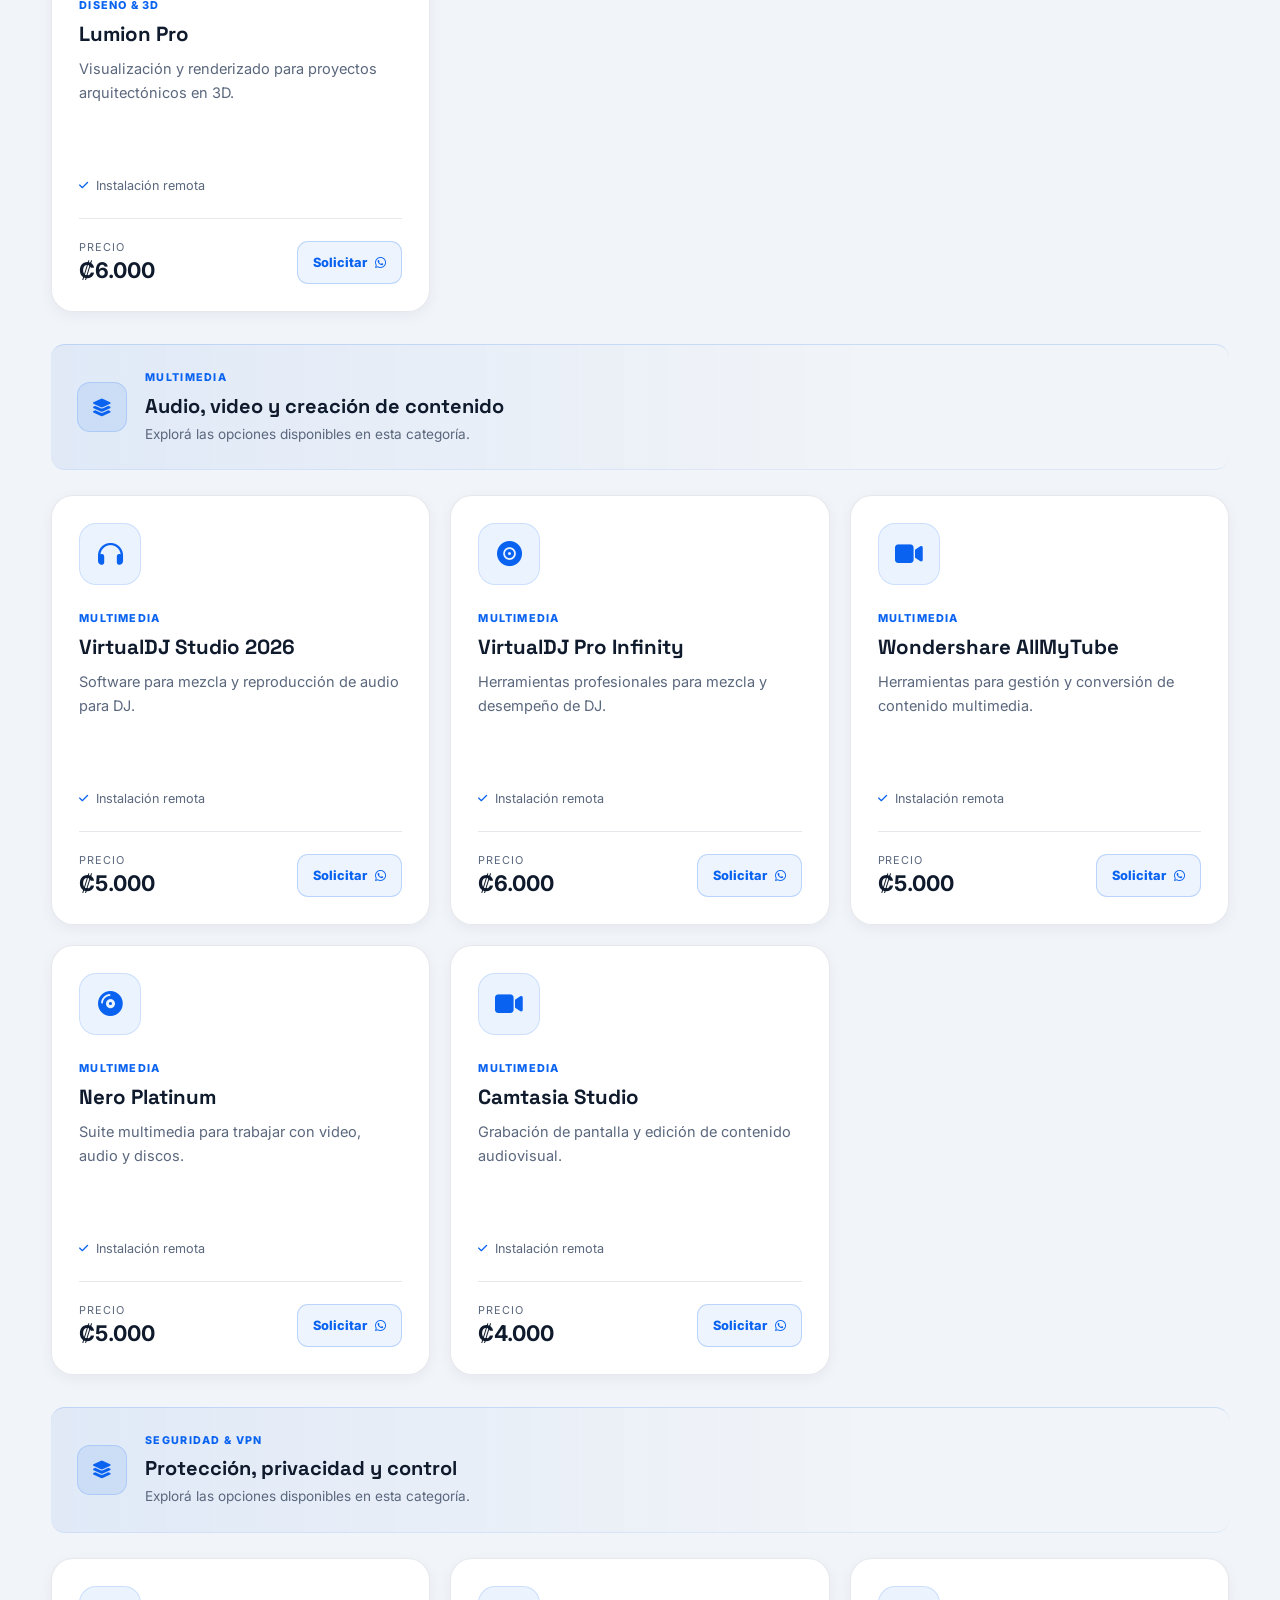
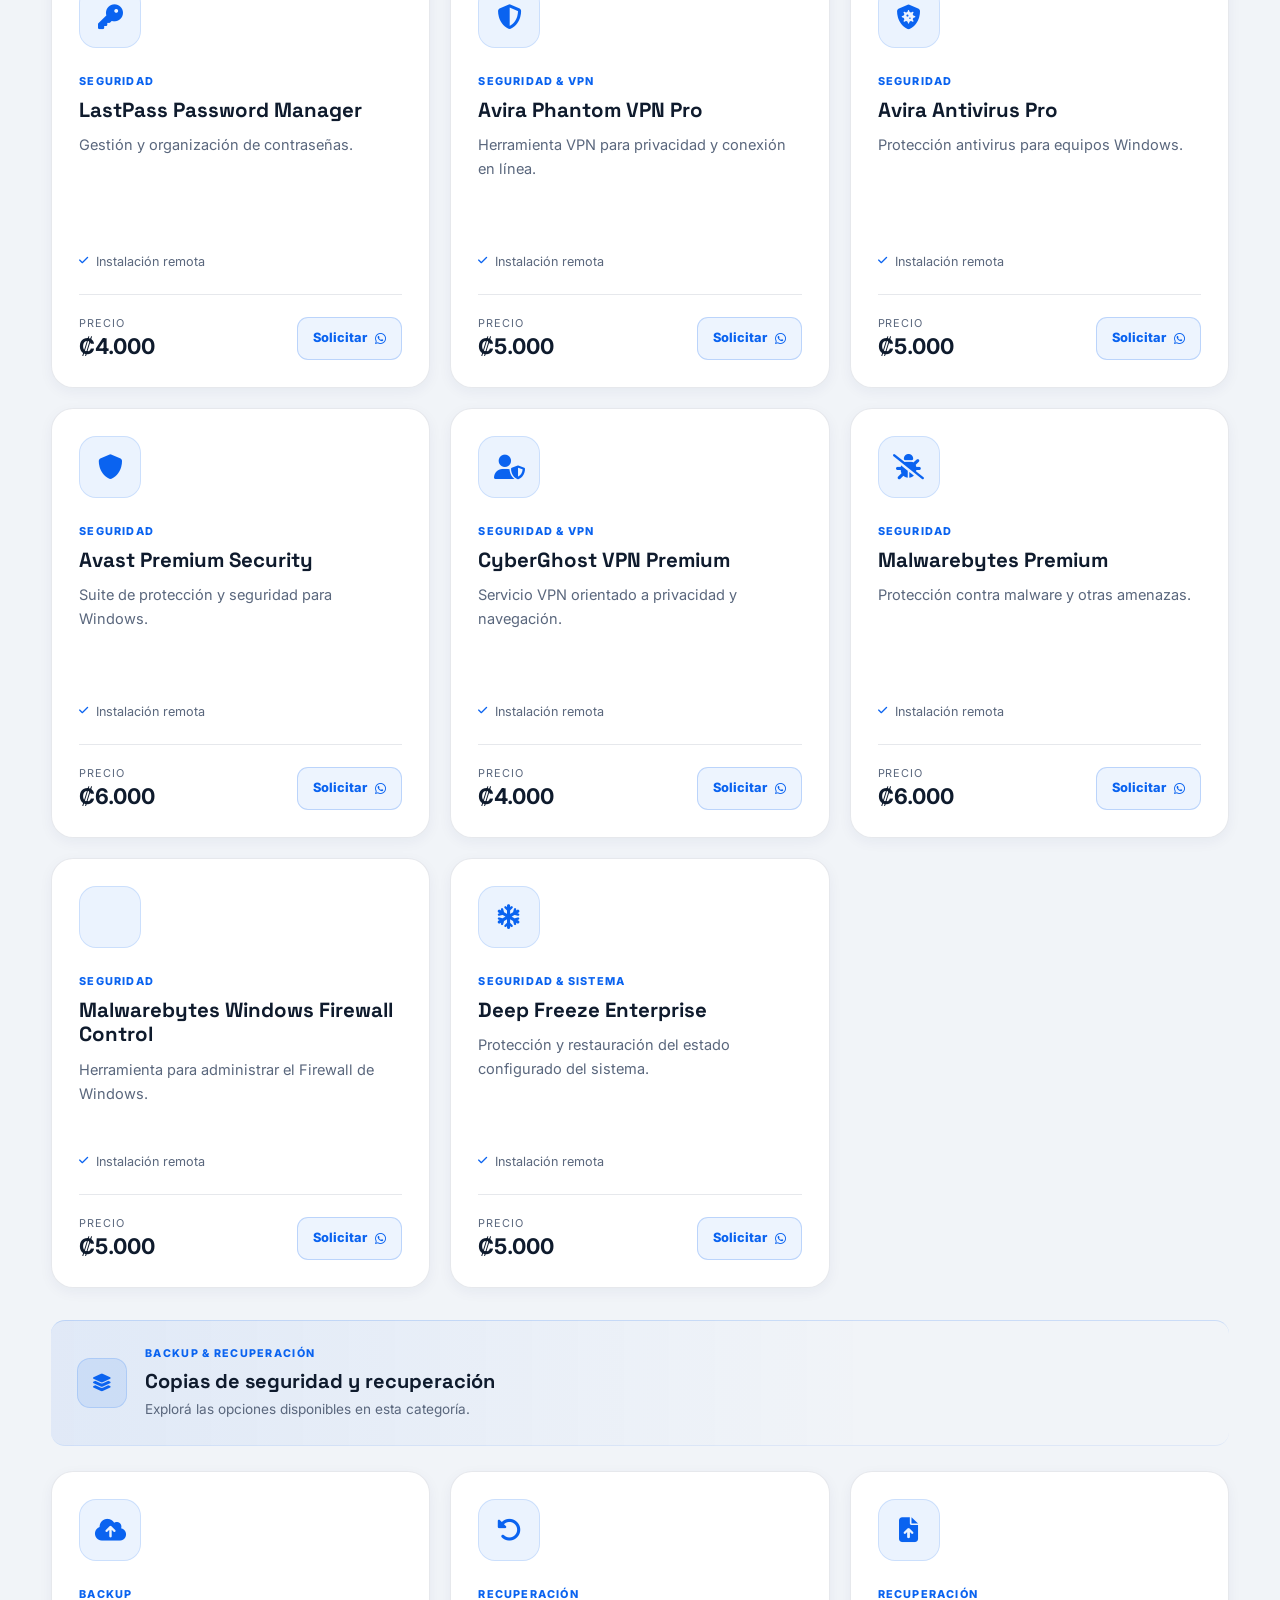
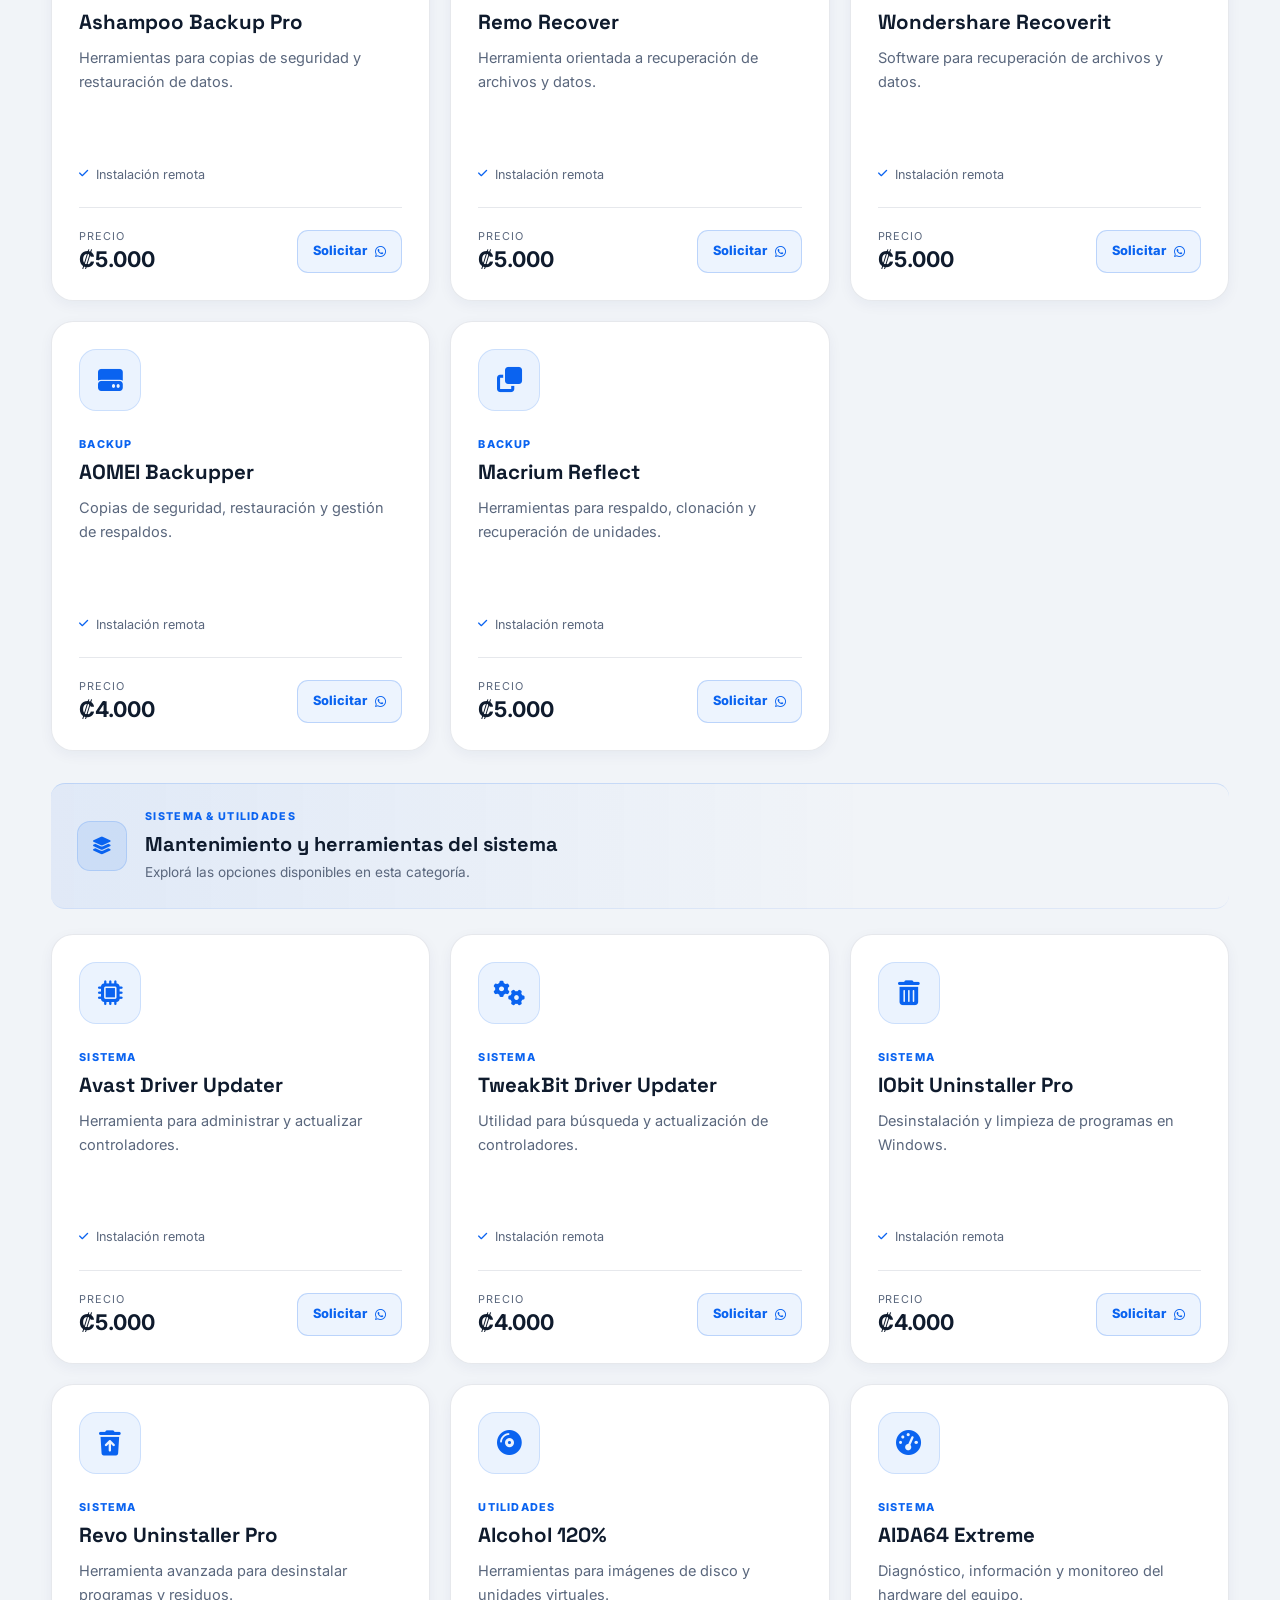
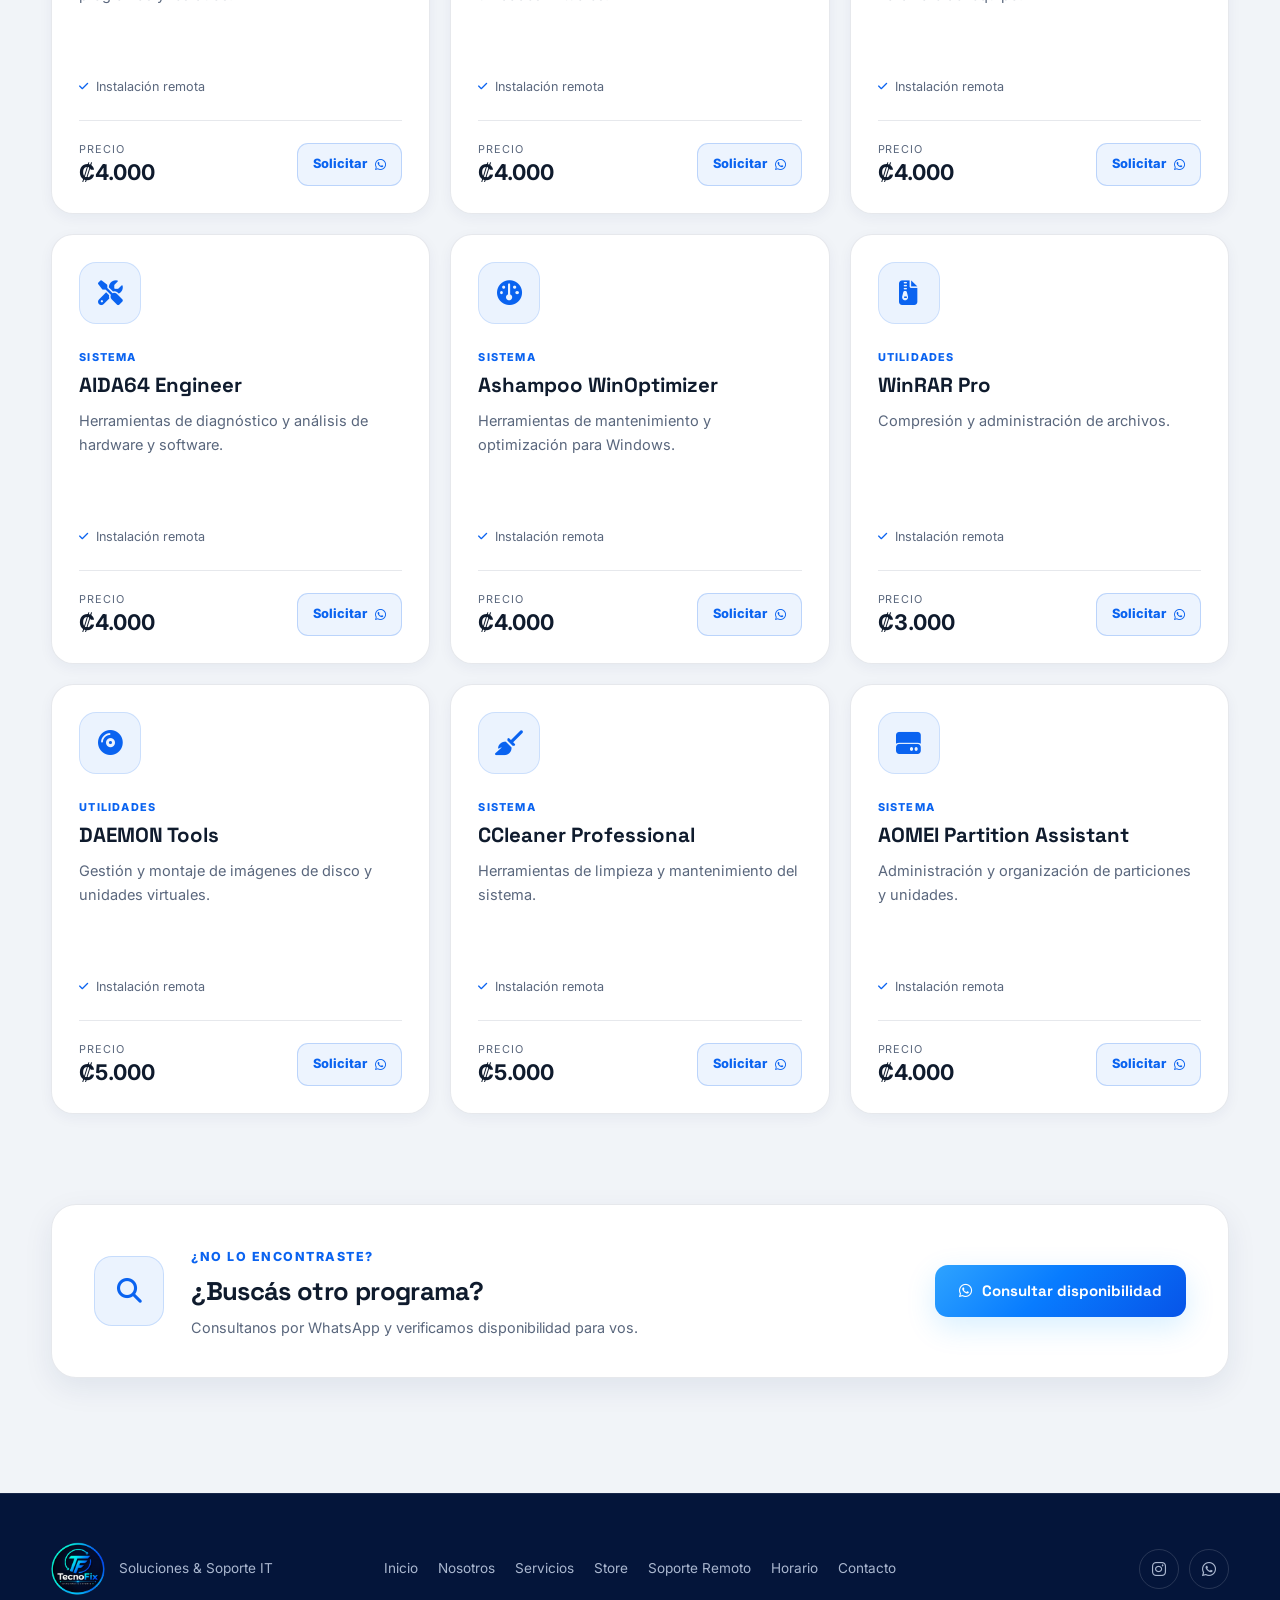
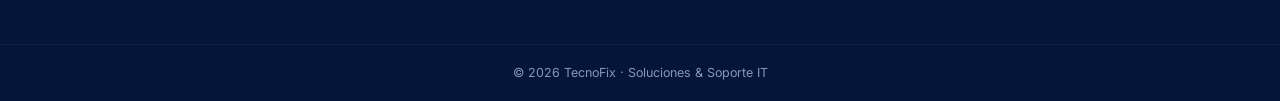
<file: html/store.html>
<!DOCTYPE html>
<html lang="es">

<head>
    <meta charset="UTF-8">
    <meta name="viewport" content="width=device-width, initial-scale=1.0">

    <title>TecnoFix Store | Software &amp; Soluciones</title>

    <meta name="description"
        content="Explorá el catálogo de software y soluciones digitales disponibles en TecnoFix.">

    <meta name="theme-color" content="#061d4d">
    <link rel="icon" type="image/png" href="../img/logo.png">
    <link rel="preconnect" href="https://cdnjs.cloudflare.com" crossorigin>

    <!-- Fuentes -->
    <link rel="preconnect" href="https://fonts.googleapis.com">
    <link rel="preconnect" href="https://fonts.gstatic.com" crossorigin>
    <link rel="stylesheet"
        href="https://fonts.googleapis.com/css2?family=Inter:wght@400;500;600;700;800&family=Space+Grotesk:wght@500;600;700&display=swap">

    <!-- CSS -->
    <link rel="stylesheet" href="../CSS/style.css">

    <!-- Font Awesome -->
    <link rel="stylesheet"
        href="https://cdnjs.cloudflare.com/ajax/libs/font-awesome/6.7.2/css/all.min.css">
</head>

<body>


    <!-- =====================================================
         HEADER
    ====================================================== -->

    <header class="header">

        <div class="container navbar">

            <a href="../index.html" class="logo">
                <img src="../img/logo.png" alt="TecnoFix" width="62" height="62">
            </a>

            <nav class="nav" id="nav">

                <a href="../index.html">Inicio</a>
                <a href="../index.html#nosotros">Nosotros</a>
                <a href="../index.html#servicios">Servicios</a>
                <a href="store.html" class="active" aria-current="page">Store</a>
                <a href="../index.html#soporte">Soporte Remoto</a>
                <a href="../index.html#contacto">Contacto</a>

            </nav>

            <a
                href="https://wa.me/50671876934"
                class="nav-whatsapp"
                target="_blank"
                rel="noopener noreferrer"
            >
                <i class="fa-brands fa-whatsapp"></i>
                WhatsApp
            </a>

            <button
                class="menu-toggle"
                id="menu-toggle"
                type="button"
                aria-label="Abrir menú"
                aria-controls="nav"
                aria-expanded="false"
            >
                <i class="fa-solid fa-bars"></i>
            </button>

        </div>

    </header>


    <main>


        <!-- =====================================================
             HERO STORE
        ====================================================== -->

        <section class="store-hero">

            <div class="container store-hero-content">

                <span class="hero-tag">
                    <i class="fa-solid fa-bag-shopping"></i>
                    TecnoFix Store
                </span>

                <h1>
                    Software para lo que
                    <span>necesitás.</span>
                </h1>

                <p>
                    Encontrá herramientas para productividad, diseño,
                    edición y mucho más.
                </p>

                <div class="store-search">

                    <i class="fa-solid fa-magnifying-glass"></i>

                    <input
                        type="search"
                        id="store-search"
                        placeholder="¿Qué programa estás buscando?"
                        aria-label="Buscar programas"
                    >

                </div>

            </div>

        </section>


        <!-- =====================================================
             CATEGORÍAS
        ====================================================== -->

        <section class="store-catalog">

            <div class="container">


                <div class="store-filters">

                    <button class="filter-btn active" data-filter="all">
                        Todos
                    </button>

                    <button class="filter-btn" data-filter="microsoft">
                        Microsoft
                    </button>

                    <button class="filter-btn" data-filter="adobe">
                        Adobe
                    </button>

                    <button class="filter-btn" data-filter="diseno">
                        Diseño
                    </button>

                    <button class="filter-btn" data-filter="multimedia">
                        Multimedia
                    </button>

                    <button class="filter-btn" data-filter="seguridad">
                        Seguridad
                    </button>

                    <button class="filter-btn" data-filter="utilidades">
                        Sistema
                    </button>

                </div>


                <!-- =================================================
     MICROSOFT
================================================== -->

<div class="catalog-section">

    <div class="catalog-heading">
        <div>
            <span class="section-tag">
                MICROSOFT
            </span>

            <h2>
                Microsoft Office
            </h2>
        </div>
    </div>


    <div class="products-grid">


        <!-- =============================================
             OFFICE 2013
        ============================================== -->

        <article
            class="product-card"
            data-category="microsoft"
            data-name="Microsoft Office 2013"
        >

            <div class="product-icon microsoft-icon">
                <i class="fa-brands fa-microsoft"></i>
            </div>

            <div class="product-info">

                <span class="product-category">
                    Microsoft
                </span>

                <h3>Office 2013</h3>

                <p>
                    Suite de productividad para documentos,
                    hojas de cálculo, presentaciones y más.
                </p>

                <div class="product-features">

                    <span>
                        <i class="fa-solid fa-check"></i>
                        Licencia sin fecha de vencimiento
                    </span>

                    <span>
                        <i class="fa-solid fa-check"></i>
                        Instalación remota
                    </span>

                </div>

            </div>

            <div class="product-footer">

                <div class="product-price">
                    <small>Precio</small>
                    <strong>₡4.000</strong>
                </div>

                <a
                    href="https://wa.me/50671876934?text=Hola%20TecnoFix,%20vengo%20desde%20la%20Store%20y%20me%20interesa%20Microsoft%20Office%202013."
                    class="product-button"
                    target="_blank"
                    rel="noopener noreferrer"
                >
                    Solicitar
                    <i class="fa-brands fa-whatsapp"></i>
                </a>

            </div>

        </article>


        <!-- =============================================
             OFFICE 2016
        ============================================== -->

        <article
            class="product-card"
            data-category="microsoft"
            data-name="Microsoft Office 2016"
        >

            <div class="product-icon microsoft-icon">
                <i class="fa-brands fa-microsoft"></i>
            </div>

            <div class="product-info">

                <span class="product-category">
                    Microsoft
                </span>

                <h3>Office 2016</h3>

                <p>
                    Suite de productividad para documentos,
                    hojas de cálculo, presentaciones y más.
                </p>

                <div class="product-features">

                    <span>
                        <i class="fa-solid fa-check"></i>
                        Licencia sin fecha de vencimiento
                    </span>

                    <span>
                        <i class="fa-solid fa-check"></i>
                        Instalación remota
                    </span>

                </div>

            </div>

            <div class="product-footer">

                <div class="product-price">
                    <small>Precio</small>
                    <strong>₡4.000</strong>
                </div>

                <a
                    href="https://wa.me/50671876934?text=Hola%20TecnoFix,%20vengo%20desde%20la%20Store%20y%20me%20interesa%20Microsoft%20Office%202016."
                    class="product-button"
                    target="_blank"
                    rel="noopener noreferrer"
                >
                    Solicitar
                    <i class="fa-brands fa-whatsapp"></i>
                </a>

            </div>

        </article>


        <!-- =============================================
             OFFICE 2019
        ============================================== -->

        <article
            class="product-card"
            data-category="microsoft"
            data-name="Microsoft Office 2019"
        >

            <div class="product-icon microsoft-icon">
                <i class="fa-brands fa-microsoft"></i>
            </div>

            <div class="product-info">

                <span class="product-category">
                    Microsoft
                </span>

                <h3>Office 2019</h3>

                <p>
                    Suite de productividad para documentos,
                    hojas de cálculo, presentaciones y más.
                </p>

                <div class="product-features">

                    <span>
                        <i class="fa-solid fa-check"></i>
                        Licencia sin fecha de vencimiento
                    </span>

                    <span>
                        <i class="fa-solid fa-check"></i>
                        Instalación remota
                    </span>

                </div>

            </div>

            <div class="product-footer">

                <div class="product-price">
                    <small>Precio</small>
                    <strong>₡4.000</strong>
                </div>

                <a
                    href="https://wa.me/50671876934?text=Hola%20TecnoFix,%20vengo%20desde%20la%20Store%20y%20me%20interesa%20Microsoft%20Office%202019."
                    class="product-button"
                    target="_blank"
                    rel="noopener noreferrer"
                >
                    Solicitar
                    <i class="fa-brands fa-whatsapp"></i>
                </a>

            </div>

        </article>


        <!-- =============================================
             OFFICE 2021
        ============================================== -->

        <article
            class="product-card"
            data-category="microsoft"
            data-name="Microsoft Office 2021"
        >

            <div class="product-icon microsoft-icon">
                <i class="fa-brands fa-microsoft"></i>
            </div>

            <div class="product-info">

                <span class="product-category">
                    Microsoft
                </span>

                <h3>Office 2021</h3>

                <p>
                    Suite de productividad para documentos,
                    hojas de cálculo, presentaciones y más.
                </p>

                <div class="product-features">

                    <span>
                        <i class="fa-solid fa-check"></i>
                        Licencia sin fecha de vencimiento
                    </span>

                    <span>
                        <i class="fa-solid fa-check"></i>
                        Instalación remota
                    </span>

                </div>

            </div>

            <div class="product-footer">

                <div class="product-price">
                    <small>Precio</small>
                    <strong>₡4.000</strong>
                </div>

                <a
                    href="https://wa.me/50671876934?text=Hola%20TecnoFix,%20vengo%20desde%20la%20Store%20y%20me%20interesa%20Microsoft%20Office%202021."
                    class="product-button"
                    target="_blank"
                    rel="noopener noreferrer"
                >
                    Solicitar
                    <i class="fa-brands fa-whatsapp"></i>
                </a>

            </div>

        </article>


        <!-- =============================================
             OFFICE 2024
        ============================================== -->

        <article
            class="product-card"
            data-category="microsoft"
            data-name="Microsoft Office 2024"
        >

            <div class="product-icon microsoft-icon">
                <i class="fa-brands fa-microsoft"></i>
            </div>

            <div class="product-info">

                <span class="product-category">
                    Microsoft
                </span>

                <h3>Office 2024</h3>

                <p>
                    Suite de productividad para documentos,
                    hojas de cálculo, presentaciones y más.
                </p>

                <div class="product-features">

                    <span>
                        <i class="fa-solid fa-check"></i>
                        Licencia sin fecha de vencimiento
                    </span>

                    <span>
                        <i class="fa-solid fa-check"></i>
                        Instalación remota
                    </span>

                </div>

            </div>

            <div class="product-footer">

                <div class="product-price">
                    <small>Precio</small>
                    <strong>₡4.000</strong>
                </div>

                <a
                    href="https://wa.me/50671876934?text=Hola%20TecnoFix,%20vengo%20desde%20la%20Store%20y%20me%20interesa%20Microsoft%20Office%202024."
                    class="product-button"
                    target="_blank"
                    rel="noopener noreferrer"
                >
                    Solicitar
                    <i class="fa-brands fa-whatsapp"></i>
                </a>

            </div>

        </article>


        <!-- =============================================
             OFFICE 365 - SIN FECHA DE VENCIMIENTO
        ============================================== -->

        <article
            class="product-card featured"
            data-category="microsoft"
            data-name="Microsoft Office 365 licencia sin fecha de vencimiento"
        >

            <span class="product-badge">
                Más solicitado
            </span>

            <div class="product-icon microsoft-icon">
                <i class="fa-brands fa-microsoft"></i>
            </div>

            <div class="product-info">

                <span class="product-category">
                    Microsoft
                </span>

                <h3>Office 365</h3>

                <p>
                    Suite de productividad con las principales
                    herramientas de Microsoft Office.
                </p>

                <div class="product-features">

                    <span>
                        <i class="fa-solid fa-check"></i>
                        Licencia sin fecha de vencimiento
                    </span>

                    <span>
                        <i class="fa-solid fa-check"></i>
                        Instalación remota
                    </span>

                </div>

            </div>

            <div class="product-footer">

                <div class="product-price">
                    <small>Precio</small>
                    <strong>₡4.000</strong>
                </div>

                <a
                    href="https://wa.me/50671876934?text=Hola%20TecnoFix,%20vengo%20desde%20la%20Store%20y%20me%20interesa%20Office%20365%20con%20licencia%20sin%20fecha%20de%20vencimiento."
                    class="product-button"
                    target="_blank"
                    rel="noopener noreferrer"
                >
                    Solicitar
                    <i class="fa-brands fa-whatsapp"></i>
                </a>

            </div>

        </article>


        <!-- =============================================
             SEPARADOR MICROSOFT 365 ANUAL
        ============================================== -->

        <div class="adobe-individual-heading">

            <div class="adobe-individual-icon">
                <i class="fa-solid fa-cloud"></i>
            </div>

            <div>

                <span>
                    MICROSOFT 365 ANUAL
                </span>

                <h3>
                    Office + almacenamiento en la nube
                </h3>

                <p>
                    Una alternativa con licencia por 1 año
                    y 1 TB de almacenamiento en OneDrive.
                </p>

            </div>

        </div>


        <!-- =============================================
             MICROSOFT 365 + ONEDRIVE
        ============================================== -->

        <article
            class="product-card featured"
            data-category="microsoft"
            data-name="Microsoft 365 Office OneDrive 1TB licencia un año"
        >

            <span class="product-badge">
                1 TB OneDrive
            </span>

            <div class="product-icon microsoft-icon">
                <i class="fa-solid fa-cloud"></i>
            </div>

            <div class="product-info">

                <span class="product-category">
                    Microsoft 365
                </span>

                <h3>
                    Microsoft 365 + OneDrive
                </h3>

                <p>
                    Suite Office con licencia por 1 año
                    y almacenamiento en la nube incluido.
                </p>

                <div class="product-features">

                    <span>
                        <i class="fa-solid fa-check"></i>
                        Licencia por 1 año
                    </span>

                    <span>
                        <i class="fa-solid fa-cloud"></i>
                        1 TB de OneDrive
                    </span>

                    <span>
                        <i class="fa-solid fa-check"></i>
                        Instalación remota
                    </span>

                </div>

            </div>

            <div class="product-footer">

                <div class="product-price">
                    <small>Precio</small>
                    <strong>₡6.000</strong>
                </div>

                <a
                    href="https://wa.me/50671876934?text=Hola%20TecnoFix,%20vengo%20desde%20la%20Store%20y%20me%20interesa%20Microsoft%20365%20por%201%20a%C3%B1o%20con%201%20TB%20de%20OneDrive."
                    class="product-button"
                    target="_blank"
                    rel="noopener noreferrer"
                >
                    Solicitar
                    <i class="fa-brands fa-whatsapp"></i>
                </a>

            </div>

        </article>


    </div>

</div>


                <!-- =================================================
                     ADOBE
                ================================================== -->

                <div class="catalog-section">

                    <div class="catalog-heading">

                        <div>

                            <span class="section-tag">
                                ADOBE
                            </span>

                            <h2>
                                Diseño & Creatividad
                            </h2>

                        </div>

                    </div>


                    <div class="products-grid">

                        <!-- ADOBE DUO -->

<article
    class="product-card adobe-package"
    data-category="adobe"
    data-name="Adobe Duo paquete 2 programas"
>

    <div class="product-icon adobe-icon">
        <i class="fa-solid fa-layer-group"></i>
    </div>

    <div class="product-info">

        <span class="product-category">
            Paquete Adobe
        </span>

        <h3>Adobe Duo</h3>

        <p>
            Elegí 2 programas Adobe de nuestro catálogo
            y armá tu paquete según lo que necesitás.
        </p>

        <div class="product-features">

            <span>
                <i class="fa-solid fa-check"></i>
                2 programas a escoger
            </span>

            <span>
                <i class="fa-solid fa-check"></i>
                Instalación remota
            </span>

        </div>

    </div>

    <div class="product-footer">

        <div class="product-price">
            <small>Paquete</small>
            <strong>₡8.000</strong>
        </div>

        <a
            href="https://wa.me/50671876934?text=Hola%20TecnoFix,%20vengo%20desde%20la%20Store%20y%20me%20interesa%20el%20paquete%20Adobe%20Duo%20de%202%20programas."
            class="product-button"
            target="_blank"
            rel="noopener noreferrer"
        >
            Solicitar
            <i class="fa-brands fa-whatsapp"></i>
        </a>

    </div>

</article>


<!-- ADOBE CREATIVE -->

<article
    class="product-card adobe-package featured"
    data-category="adobe"
    data-name="Adobe Creative paquete 3 programas Acrobat Reader Pro"
>

    <span class="product-badge">
        Más solicitado
    </span>

    <div class="product-icon adobe-icon">
        <i class="fa-solid fa-wand-magic-sparkles"></i>
    </div>

    <div class="product-info">

        <span class="product-category">
            Paquete Adobe
        </span>

        <h3>Adobe Creative</h3>

        <p>
            Elegí 3 programas Adobe y llevate además
            Adobe Acrobat Reader Pro (PDF) de regalía.
        </p>

        <div class="product-features">

            <span>
                <i class="fa-solid fa-check"></i>
                3 programas a escoger
            </span>

            <span>
                <i class="fa-solid fa-gift"></i>
                Acrobat Reader Pro de regalía
            </span>

            <span>
                <i class="fa-solid fa-check"></i>
                Instalación remota
            </span>

        </div>

    </div>

    <div class="product-footer">

        <div class="product-price">
            <small>Paquete</small>
            <strong>₡10.000</strong>
        </div>

        <a
            href="https://wa.me/50671876934?text=Hola%20TecnoFix,%20vengo%20desde%20la%20Store%20y%20me%20interesa%20el%20paquete%20Adobe%20Creative%20de%203%20programas."
            class="product-button"
            target="_blank"
            rel="noopener noreferrer"
        >
            Solicitar
            <i class="fa-brands fa-whatsapp"></i>
        </a>

    </div>

</article>


<!-- ADOBE STUDIO -->

<article
    class="product-card adobe-package"
    data-category="adobe"
    data-name="Adobe Studio paquete 5 programas Acrobat Reader Pro"
>

    <div class="product-icon adobe-icon">
        <i class="fa-solid fa-cubes"></i>
    </div>

    <div class="product-info">

        <span class="product-category">
            Paquete Adobe
        </span>

        <h3>Adobe Studio</h3>

        <p>
            Elegí 5 programas Adobe y creá un paquete
            completo para tu flujo de trabajo.
        </p>

        <div class="product-features">

            <span>
                <i class="fa-solid fa-check"></i>
                5 programas a escoger
            </span>

            <span>
                <i class="fa-solid fa-gift"></i>
                Acrobat Reader Pro de regalía
            </span>

            <span>
                <i class="fa-solid fa-check"></i>
                Instalación remota
            </span>

        </div>

    </div>

    <div class="product-footer">

        <div class="product-price">
            <small>Paquete</small>
            <strong>₡18.000</strong>
        </div>

        <a
            href="https://wa.me/50671876934?text=Hola%20TecnoFix,%20vengo%20desde%20la%20Store%20y%20me%20interesa%20el%20paquete%20Adobe%20Studio%20de%205%20programas."
            class="product-button"
            target="_blank"
            rel="noopener noreferrer"
        >
            Solicitar
            <i class="fa-brands fa-whatsapp"></i>
        </a>

    </div>

</article>
<div class="adobe-individual-heading">

    <div class="adobe-individual-icon">
        <i class="fa-solid fa-grid-2"></i>
    </div>

    <div>
        <span>PROGRAMAS INDIVIDUALES</span>

        <h3>Elegí el programa que necesitás</h3>

        <p>
            También podés solicitar nuestros programas Adobe de forma individual.
        </p>
    </div>

</div>


                        <!-- ACROBAT -->

                        <article
                            class="product-card"
                            data-category="adobe"
                            data-name="Adobe Acrobat Reader Pro PDF"
                        >

                            <div class="product-icon adobe-icon">
                                <i class="fa-solid fa-file-pdf"></i>
                            </div>

                            <div class="product-info">

                                <span class="product-category">
                                    Adobe
                                </span>

                                <h3>
                                    Acrobat Reader Pro
                                </h3>

                                <p>
                                    Herramientas profesionales para trabajar
                                    con documentos PDF.
                                </p>

                                <div class="product-features">

                                    <span>
                                        <i class="fa-solid fa-check"></i>
                                        Instalación remota
                                    </span>

                                </div>

                            </div>

                            <div class="product-footer">

                                <div class="product-price">

                                    <small>Precio</small>

                                    <strong>
                                        ₡4.000
                                    </strong>

                                </div>

                                <a
                                    href="https://wa.me/50671876934?text=Hola%20TecnoFix,%20vengo%20desde%20la%20Store%20y%20me%20interesa%20Adobe%20Acrobat%20Reader%20Pro."
                                    class="product-button"
                                    target="_blank"
                                    rel="noopener noreferrer"
                                >

                                    Solicitar

                                    <i class="fa-brands fa-whatsapp"></i>

                                </a>

                            </div>

                        </article>


                        <!-- PHOTOSHOP -->

                        <article
                            class="product-card"
                            data-category="adobe"
                            data-name="Adobe Photoshop"
                        >

                            <div class="product-icon adobe-icon">
                                <span>Ps</span>
                            </div>

                            <div class="product-info">

                                <span class="product-category">
                                    Adobe
                                </span>

                                <h3>
                                    Photoshop
                                </h3>

                                <p>
                                    Edición y composición profesional
                                    de imágenes.
                                </p>

                                <div class="product-features">

                                    <span>
                                        <i class="fa-solid fa-check"></i>
                                        Instalación remota
                                    </span>

                                </div>

                            </div>

                            <div class="product-footer">

                                <div class="product-price">

                                    <small>Desde</small>

                                    <strong>
                                        ₡5.000
                                    </strong>

                                </div>

                                <a
                                    href="https://wa.me/50671876934?text=Hola%20TecnoFix,%20vengo%20desde%20la%20Store%20y%20me%20interesa%20Adobe%20Photoshop."
                                    class="product-button"
                                    target="_blank"
                                    rel="noopener noreferrer"
                                >

                                    Solicitar

                                    <i class="fa-brands fa-whatsapp"></i>

                                </a>

                            </div>

                        </article>


                        <!-- ILLUSTRATOR -->

                        <article
                            class="product-card"
                            data-category="adobe"
                            data-name="Adobe Illustrator"
                        >

                            <div class="product-icon adobe-icon">
                                <span>Ai</span>
                            </div>

                            <div class="product-info">

                                <span class="product-category">
                                    Adobe
                                </span>

                                <h3>
                                    Illustrator
                                </h3>

                                <p>
                                    Diseño vectorial para logotipos,
                                    ilustraciones y artes gráficos.
                                </p>

                                <div class="product-features">

                                    <span>
                                        <i class="fa-solid fa-check"></i>
                                        Instalación remota
                                    </span>

                                </div>

                            </div>

                            <div class="product-footer">

                                <div class="product-price">

                                    <small>Desde</small>

                                    <strong>
                                        ₡5.000
                                    </strong>

                                </div>

                                <a
                                    href="https://wa.me/50671876934?text=Hola%20TecnoFix,%20vengo%20desde%20la%20Store%20y%20me%20interesa%20Adobe%20Illustrator."
                                    class="product-button"
                                    target="_blank"
                                    rel="noopener noreferrer"
                                >

                                    Solicitar

                                    <i class="fa-brands fa-whatsapp"></i>

                                </a>

                            </div>

                        </article>


                        <!-- PREMIERE -->

                        <article
                            class="product-card"
                            data-category="adobe multimedia"
                            data-name="Adobe Premiere Pro"
                        >

                            <div class="product-icon adobe-icon">
                                <span>Pr</span>
                            </div>

                            <div class="product-info">

                                <span class="product-category">
                                    Adobe
                                </span>

                                <h3>
                                    Premiere Pro
                                </h3>

                                <p>
                                    Edición profesional de video
                                    y contenido audiovisual.
                                </p>

                                <div class="product-features">

                                    <span>
                                        <i class="fa-solid fa-check"></i>
                                        Instalación remota
                                    </span>

                                </div>

                            </div>

                            <div class="product-footer">

                                <div class="product-price">

                                    <small>Desde</small>

                                    <strong>
                                        ₡5.000
                                    </strong>

                                </div>

                                <a
                                    href="https://wa.me/50671876934?text=Hola%20TecnoFix,%20vengo%20desde%20la%20Store%20y%20me%20interesa%20Adobe%20Premiere%20Pro."
                                    class="product-button"
                                    target="_blank"
                                    rel="noopener noreferrer"
                                >

                                    Solicitar

                                    <i class="fa-brands fa-whatsapp"></i>

                                </a>

                            </div>

                        </article>


                        <!-- AFTER EFFECTS -->

                        <article
                            class="product-card"
                            data-category="adobe multimedia"
                            data-name="Adobe After Effects"
                        >

                            <div class="product-icon adobe-icon">
                                <span>Ae</span>
                            </div>

                            <div class="product-info">

                                <span class="product-category">
                                    Adobe
                                </span>

                                <h3>
                                    After Effects
                                </h3>

                                <p>
                                    Animación, composición y efectos
                                    visuales para contenido audiovisual.
                                </p>

                                <div class="product-features">

                                    <span>
                                        <i class="fa-solid fa-check"></i>
                                        Instalación remota
                                    </span>

                                </div>

                            </div>

                            <div class="product-footer">

                                <div class="product-price">

                                    <small>Desde</small>

                                    <strong>
                                        ₡5.000
                                    </strong>

                                </div>

                                <a
                                    href="https://wa.me/50671876934?text=Hola%20TecnoFix,%20vengo%20desde%20la%20Store%20y%20me%20interesa%20Adobe%20After%20Effects."
                                    class="product-button"
                                    target="_blank"
                                    rel="noopener noreferrer"
                                >

                                    Solicitar

                                    <i class="fa-brands fa-whatsapp"></i>

                                </a>

                            </div>

                        </article>


                        <!-- INDESIGN -->

                        <article
                            class="product-card"
                            data-category="adobe diseno"
                            data-name="Adobe InDesign"
                        >

                            <div class="product-icon adobe-icon">
                                <span>Id</span>
                            </div>

                            <div class="product-info">

                                <span class="product-category">
                                    Adobe
                                </span>

                                <h3>
                                    InDesign
                                </h3>

                                <p>
                                    Diseño y maquetación profesional
                                    para publicaciones impresas y digitales.
                                </p>

                                <div class="product-features">

                                    <span>
                                        <i class="fa-solid fa-check"></i>
                                        Instalación remota
                                    </span>

                                </div>

                            </div>

                            <div class="product-footer">

                                <div class="product-price">

                                    <small>Desde</small>

                                    <strong>
                                        ₡5.000
                                    </strong>

                                </div>

                                <a
                                    href="https://wa.me/50671876934?text=Hola%20TecnoFix,%20vengo%20desde%20la%20Store%20y%20me%20interesa%20Adobe%20InDesign."
                                    class="product-button"
                                    target="_blank"
                                    rel="noopener noreferrer"
                                >

                                    Solicitar

                                    <i class="fa-brands fa-whatsapp"></i>

                                </a>

                            </div>

                        </article>


                    </div>
                    

                </div>



                <!-- =================================================
                     MÁS SOFTWARE
                ================================================== -->

                <div class="catalog-section">

                    <div class="catalog-heading">
                        <div>
                            <span class="section-tag">MÁS SOFTWARE</span>
                            <h2>Software & Utilidades</h2>
                        </div>
                    </div>

                    <div class="products-grid">

                        <article class="product-card" data-category="utilidades" data-name="Foxit Reader">
                            <div class="product-icon">
                                <i class="fa-solid fa-file-pdf"></i>
                            </div>
                            <div class="product-info">
                                <span class="product-category">PDF & Documentos</span>
                                <h3>Foxit Reader</h3>
                                <p>Software para lectura y gestión de documentos PDF.</p>
                                <div class="product-features">
                                    <span><i class="fa-solid fa-check"></i> Instalación remota</span>
                                </div>
                            </div>
                            <div class="product-footer">
                                <div class="product-price">
                                    <small>Precio</small>
                                    <strong>₡5.000</strong>
                                </div>
                                <a href="https://wa.me/50671876934?text=Hola%20TecnoFix%2C%20vengo%20desde%20la%20Store%20y%20me%20interesa%20Foxit%20Reader."
                                   class="product-button" target="_blank" rel="noopener noreferrer">
                                    Solicitar <i class="fa-brands fa-whatsapp"></i>
                                </a>
                            </div>
                        </article>
                        <article class="product-card" data-category="utilidades" data-name="Ashampoo PDF Pro">
                            <div class="product-icon">
                                <i class="fa-solid fa-file-pdf"></i>
                            </div>
                            <div class="product-info">
                                <span class="product-category">PDF & Documentos</span>
                                <h3>Ashampoo PDF Pro</h3>
                                <p>Herramientas para crear, editar y administrar documentos PDF.</p>
                                <div class="product-features">
                                    <span><i class="fa-solid fa-check"></i> Instalación remota</span>
                                </div>
                            </div>
                            <div class="product-footer">
                                <div class="product-price">
                                    <small>Precio</small>
                                    <strong>₡4.000</strong>
                                </div>
                                <a href="https://wa.me/50671876934?text=Hola%20TecnoFix%2C%20vengo%20desde%20la%20Store%20y%20me%20interesa%20Ashampoo%20PDF%20Pro."
                                   class="product-button" target="_blank" rel="noopener noreferrer">
                                    Solicitar <i class="fa-brands fa-whatsapp"></i>
                                </a>
                            </div>
                        </article>
                        <article class="product-card" data-category="utilidades" data-name="Nitro Pro Enterprise">
                            <div class="product-icon">
                                <i class="fa-solid fa-file-pdf"></i>
                            </div>
                            <div class="product-info">
                                <span class="product-category">PDF & Documentos</span>
                                <h3>Nitro Pro Enterprise</h3>
                                <p>Solución profesional para edición y gestión de archivos PDF.</p>
                                <div class="product-features">
                                    <span><i class="fa-solid fa-check"></i> Instalación remota</span>
                                </div>
                            </div>
                            <div class="product-footer">
                                <div class="product-price">
                                    <small>Precio</small>
                                    <strong>₡6.000</strong>
                                </div>
                                <a href="https://wa.me/50671876934?text=Hola%20TecnoFix%2C%20vengo%20desde%20la%20Store%20y%20me%20interesa%20Nitro%20Pro%20Enterprise."
                                   class="product-button" target="_blank" rel="noopener noreferrer">
                                    Solicitar <i class="fa-brands fa-whatsapp"></i>
                                </a>
                            </div>
                        </article>
                        <article class="product-card" data-category="utilidades" data-name="Wondershare PDFelement Pro">
                            <div class="product-icon">
                                <i class="fa-solid fa-file-pdf"></i>
                            </div>
                            <div class="product-info">
                                <span class="product-category">PDF & Documentos</span>
                                <h3>Wondershare PDFelement Pro</h3>
                                <p>Edición, conversión y administración de documentos PDF.</p>
                                <div class="product-features">
                                    <span><i class="fa-solid fa-check"></i> Instalación remota</span>
                                </div>
                            </div>
                            <div class="product-footer">
                                <div class="product-price">
                                    <small>Precio</small>
                                    <strong>₡4.000</strong>
                                </div>
                                <a href="https://wa.me/50671876934?text=Hola%20TecnoFix%2C%20vengo%20desde%20la%20Store%20y%20me%20interesa%20Wondershare%20PDFelement%20Pro."
                                   class="product-button" target="_blank" rel="noopener noreferrer">
                                    Solicitar <i class="fa-brands fa-whatsapp"></i>
                                </a>
                            </div>
                        </article>
                        <div class="adobe-individual-heading">
                            <div class="adobe-individual-icon"><i class="fa-solid fa-layer-group"></i></div>
                            <div>
                                <span>DISEÑO & 3D</span>
                                <h3>Diseño, fotografía y modelado</h3>
                                <p>Explorá las opciones disponibles en esta categoría.</p>
                            </div>
                        </div>
                        <article class="product-card" data-category="diseno" data-name="CorelDRAW Graphics Suite">
                            <div class="product-icon">
                                <i class="fa-solid fa-bezier-curve"></i>
                            </div>
                            <div class="product-info">
                                <span class="product-category">Diseño</span>
                                <h3>CorelDRAW Graphics Suite</h3>
                                <p>Suite de herramientas para diseño gráfico e ilustración vectorial.</p>
                                <div class="product-features">
                                    <span><i class="fa-solid fa-check"></i> Instalación remota</span>
                                </div>
                            </div>
                            <div class="product-footer">
                                <div class="product-price">
                                    <small>Precio</small>
                                    <strong>₡5.000</strong>
                                </div>
                                <a href="https://wa.me/50671876934?text=Hola%20TecnoFix%2C%20vengo%20desde%20la%20Store%20y%20me%20interesa%20CorelDRAW%20Graphics%20Suite."
                                   class="product-button" target="_blank" rel="noopener noreferrer">
                                    Solicitar <i class="fa-brands fa-whatsapp"></i>
                                </a>
                            </div>
                        </article>
                        <article class="product-card" data-category="diseno" data-name="Corel PaintShop Pro Ultimate">
                            <div class="product-icon">
                                <i class="fa-solid fa-image"></i>
                            </div>
                            <div class="product-info">
                                <span class="product-category">Diseño</span>
                                <h3>Corel PaintShop Pro Ultimate</h3>
                                <p>Edición fotográfica y diseño gráfico para proyectos creativos.</p>
                                <div class="product-features">
                                    <span><i class="fa-solid fa-check"></i> Instalación remota</span>
                                </div>
                            </div>
                            <div class="product-footer">
                                <div class="product-price">
                                    <small>Precio</small>
                                    <strong>₡5.000</strong>
                                </div>
                                <a href="https://wa.me/50671876934?text=Hola%20TecnoFix%2C%20vengo%20desde%20la%20Store%20y%20me%20interesa%20Corel%20PaintShop%20Pro%20Ultimate."
                                   class="product-button" target="_blank" rel="noopener noreferrer">
                                    Solicitar <i class="fa-brands fa-whatsapp"></i>
                                </a>
                            </div>
                        </article>
                        <article class="product-card" data-category="diseno" data-name="Luminar 4">
                            <div class="product-icon">
                                <i class="fa-solid fa-camera"></i>
                            </div>
                            <div class="product-info">
                                <span class="product-category">Fotografía</span>
                                <h3>Luminar 4</h3>
                                <p>Herramientas de edición y mejora fotográfica.</p>
                                <div class="product-features">
                                    <span><i class="fa-solid fa-check"></i> Instalación remota</span>
                                </div>
                            </div>
                            <div class="product-footer">
                                <div class="product-price">
                                    <small>Precio</small>
                                    <strong>₡4.000</strong>
                                </div>
                                <a href="https://wa.me/50671876934?text=Hola%20TecnoFix%2C%20vengo%20desde%20la%20Store%20y%20me%20interesa%20Luminar%204."
                                   class="product-button" target="_blank" rel="noopener noreferrer">
                                    Solicitar <i class="fa-brands fa-whatsapp"></i>
                                </a>
                            </div>
                        </article>
                        <article class="product-card" data-category="diseno" data-name="Luminar AI">
                            <div class="product-icon">
                                <i class="fa-solid fa-wand-magic-sparkles"></i>
                            </div>
                            <div class="product-info">
                                <span class="product-category">Fotografía</span>
                                <h3>Luminar AI</h3>
                                <p>Edición fotográfica asistida por herramientas de inteligencia artificial.</p>
                                <div class="product-features">
                                    <span><i class="fa-solid fa-check"></i> Instalación remota</span>
                                </div>
                            </div>
                            <div class="product-footer">
                                <div class="product-price">
                                    <small>Precio</small>
                                    <strong>₡6.000</strong>
                                </div>
                                <a href="https://wa.me/50671876934?text=Hola%20TecnoFix%2C%20vengo%20desde%20la%20Store%20y%20me%20interesa%20Luminar%20AI."
                                   class="product-button" target="_blank" rel="noopener noreferrer">
                                    Solicitar <i class="fa-brands fa-whatsapp"></i>
                                </a>
                            </div>
                        </article>
                        <article class="product-card" data-category="diseno" data-name="Luminar NEO">
                            <div class="product-icon">
                                <i class="fa-solid fa-camera-retro"></i>
                            </div>
                            <div class="product-info">
                                <span class="product-category">Fotografía</span>
                                <h3>Luminar NEO</h3>
                                <p>Edición creativa y retoque fotográfico.</p>
                                <div class="product-features">
                                    <span><i class="fa-solid fa-check"></i> Instalación remota</span>
                                </div>
                            </div>
                            <div class="product-footer">
                                <div class="product-price">
                                    <small>Precio</small>
                                    <strong>₡6.000</strong>
                                </div>
                                <a href="https://wa.me/50671876934?text=Hola%20TecnoFix%2C%20vengo%20desde%20la%20Store%20y%20me%20interesa%20Luminar%20NEO."
                                   class="product-button" target="_blank" rel="noopener noreferrer">
                                    Solicitar <i class="fa-brands fa-whatsapp"></i>
                                </a>
                            </div>
                        </article>
                        <article class="product-card" data-category="diseno" data-name="SketchUp Pro">
                            <div class="product-icon">
                                <i class="fa-solid fa-cube"></i>
                            </div>
                            <div class="product-info">
                                <span class="product-category">Diseño & 3D</span>
                                <h3>SketchUp Pro</h3>
                                <p>Modelado 3D para diseño, arquitectura y proyectos.</p>
                                <div class="product-features">
                                    <span><i class="fa-solid fa-check"></i> Instalación remota</span>
                                </div>
                            </div>
                            <div class="product-footer">
                                <div class="product-price">
                                    <small>Precio</small>
                                    <strong>₡6.000</strong>
                                </div>
                                <a href="https://wa.me/50671876934?text=Hola%20TecnoFix%2C%20vengo%20desde%20la%20Store%20y%20me%20interesa%20SketchUp%20Pro."
                                   class="product-button" target="_blank" rel="noopener noreferrer">
                                    Solicitar <i class="fa-brands fa-whatsapp"></i>
                                </a>
                            </div>
                        </article>
                        <article class="product-card" data-category="diseno" data-name="Lumion Pro">
                            <div class="product-icon">
                                <i class="fa-solid fa-building"></i>
                            </div>
                            <div class="product-info">
                                <span class="product-category">Diseño & 3D</span>
                                <h3>Lumion Pro</h3>
                                <p>Visualización y renderizado para proyectos arquitectónicos en 3D.</p>
                                <div class="product-features">
                                    <span><i class="fa-solid fa-check"></i> Instalación remota</span>
                                </div>
                            </div>
                            <div class="product-footer">
                                <div class="product-price">
                                    <small>Precio</small>
                                    <strong>₡6.000</strong>
                                </div>
                                <a href="https://wa.me/50671876934?text=Hola%20TecnoFix%2C%20vengo%20desde%20la%20Store%20y%20me%20interesa%20Lumion%20Pro."
                                   class="product-button" target="_blank" rel="noopener noreferrer">
                                    Solicitar <i class="fa-brands fa-whatsapp"></i>
                                </a>
                            </div>
                        </article>
                        <div class="adobe-individual-heading">
                            <div class="adobe-individual-icon"><i class="fa-solid fa-layer-group"></i></div>
                            <div>
                                <span>MULTIMEDIA</span>
                                <h3>Audio, video y creación de contenido</h3>
                                <p>Explorá las opciones disponibles en esta categoría.</p>
                            </div>
                        </div>
                        <article class="product-card" data-category="multimedia" data-name="VirtualDJ Studio 2026">
                            <div class="product-icon">
                                <i class="fa-solid fa-headphones"></i>
                            </div>
                            <div class="product-info">
                                <span class="product-category">Multimedia</span>
                                <h3>VirtualDJ Studio 2026</h3>
                                <p>Software para mezcla y reproducción de audio para DJ.</p>
                                <div class="product-features">
                                    <span><i class="fa-solid fa-check"></i> Instalación remota</span>
                                </div>
                            </div>
                            <div class="product-footer">
                                <div class="product-price">
                                    <small>Precio</small>
                                    <strong>₡5.000</strong>
                                </div>
                                <a href="https://wa.me/50671876934?text=Hola%20TecnoFix%2C%20vengo%20desde%20la%20Store%20y%20me%20interesa%20VirtualDJ%20Studio%202026."
                                   class="product-button" target="_blank" rel="noopener noreferrer">
                                    Solicitar <i class="fa-brands fa-whatsapp"></i>
                                </a>
                            </div>
                        </article>
                        <article class="product-card" data-category="multimedia" data-name="VirtualDJ Pro Infinity">
                            <div class="product-icon">
                                <i class="fa-solid fa-record-vinyl"></i>
                            </div>
                            <div class="product-info">
                                <span class="product-category">Multimedia</span>
                                <h3>VirtualDJ Pro Infinity</h3>
                                <p>Herramientas profesionales para mezcla y desempeño de DJ.</p>
                                <div class="product-features">
                                    <span><i class="fa-solid fa-check"></i> Instalación remota</span>
                                </div>
                            </div>
                            <div class="product-footer">
                                <div class="product-price">
                                    <small>Precio</small>
                                    <strong>₡6.000</strong>
                                </div>
                                <a href="https://wa.me/50671876934?text=Hola%20TecnoFix%2C%20vengo%20desde%20la%20Store%20y%20me%20interesa%20VirtualDJ%20Pro%20Infinity."
                                   class="product-button" target="_blank" rel="noopener noreferrer">
                                    Solicitar <i class="fa-brands fa-whatsapp"></i>
                                </a>
                            </div>
                        </article>
                        <article class="product-card" data-category="multimedia" data-name="Wondershare AllMyTube">
                            <div class="product-icon">
                                <i class="fa-solid fa-video"></i>
                            </div>
                            <div class="product-info">
                                <span class="product-category">Multimedia</span>
                                <h3>Wondershare AllMyTube</h3>
                                <p>Herramientas para gestión y conversión de contenido multimedia.</p>
                                <div class="product-features">
                                    <span><i class="fa-solid fa-check"></i> Instalación remota</span>
                                </div>
                            </div>
                            <div class="product-footer">
                                <div class="product-price">
                                    <small>Precio</small>
                                    <strong>₡5.000</strong>
                                </div>
                                <a href="https://wa.me/50671876934?text=Hola%20TecnoFix%2C%20vengo%20desde%20la%20Store%20y%20me%20interesa%20Wondershare%20AllMyTube."
                                   class="product-button" target="_blank" rel="noopener noreferrer">
                                    Solicitar <i class="fa-brands fa-whatsapp"></i>
                                </a>
                            </div>
                        </article>
                        <article class="product-card" data-category="multimedia utilidades" data-name="Nero Platinum">
                            <div class="product-icon">
                                <i class="fa-solid fa-compact-disc"></i>
                            </div>
                            <div class="product-info">
                                <span class="product-category">Multimedia</span>
                                <h3>Nero Platinum</h3>
                                <p>Suite multimedia para trabajar con video, audio y discos.</p>
                                <div class="product-features">
                                    <span><i class="fa-solid fa-check"></i> Instalación remota</span>
                                </div>
                            </div>
                            <div class="product-footer">
                                <div class="product-price">
                                    <small>Precio</small>
                                    <strong>₡5.000</strong>
                                </div>
                                <a href="https://wa.me/50671876934?text=Hola%20TecnoFix%2C%20vengo%20desde%20la%20Store%20y%20me%20interesa%20Nero%20Platinum."
                                   class="product-button" target="_blank" rel="noopener noreferrer">
                                    Solicitar <i class="fa-brands fa-whatsapp"></i>
                                </a>
                            </div>
                        </article>
                        <article class="product-card" data-category="multimedia" data-name="Camtasia Studio">
                            <div class="product-icon">
                                <i class="fa-solid fa-video"></i>
                            </div>
                            <div class="product-info">
                                <span class="product-category">Multimedia</span>
                                <h3>Camtasia Studio</h3>
                                <p>Grabación de pantalla y edición de contenido audiovisual.</p>
                                <div class="product-features">
                                    <span><i class="fa-solid fa-check"></i> Instalación remota</span>
                                </div>
                            </div>
                            <div class="product-footer">
                                <div class="product-price">
                                    <small>Precio</small>
                                    <strong>₡4.000</strong>
                                </div>
                                <a href="https://wa.me/50671876934?text=Hola%20TecnoFix%2C%20vengo%20desde%20la%20Store%20y%20me%20interesa%20Camtasia%20Studio."
                                   class="product-button" target="_blank" rel="noopener noreferrer">
                                    Solicitar <i class="fa-brands fa-whatsapp"></i>
                                </a>
                            </div>
                        </article>
                        <div class="adobe-individual-heading">
                            <div class="adobe-individual-icon"><i class="fa-solid fa-layer-group"></i></div>
                            <div>
                                <span>SEGURIDAD & VPN</span>
                                <h3>Protección, privacidad y control</h3>
                                <p>Explorá las opciones disponibles en esta categoría.</p>
                            </div>
                        </div>
                        <article class="product-card" data-category="seguridad" data-name="LastPass Password Manager">
                            <div class="product-icon">
                                <i class="fa-solid fa-key"></i>
                            </div>
                            <div class="product-info">
                                <span class="product-category">Seguridad</span>
                                <h3>LastPass Password Manager</h3>
                                <p>Gestión y organización de contraseñas.</p>
                                <div class="product-features">
                                    <span><i class="fa-solid fa-check"></i> Instalación remota</span>
                                </div>
                            </div>
                            <div class="product-footer">
                                <div class="product-price">
                                    <small>Precio</small>
                                    <strong>₡4.000</strong>
                                </div>
                                <a href="https://wa.me/50671876934?text=Hola%20TecnoFix%2C%20vengo%20desde%20la%20Store%20y%20me%20interesa%20LastPass%20Password%20Manager."
                                   class="product-button" target="_blank" rel="noopener noreferrer">
                                    Solicitar <i class="fa-brands fa-whatsapp"></i>
                                </a>
                            </div>
                        </article>
                        <article class="product-card" data-category="seguridad" data-name="Avira Phantom VPN Pro">
                            <div class="product-icon">
                                <i class="fa-solid fa-shield-halved"></i>
                            </div>
                            <div class="product-info">
                                <span class="product-category">Seguridad & VPN</span>
                                <h3>Avira Phantom VPN Pro</h3>
                                <p>Herramienta VPN para privacidad y conexión en línea.</p>
                                <div class="product-features">
                                    <span><i class="fa-solid fa-check"></i> Instalación remota</span>
                                </div>
                            </div>
                            <div class="product-footer">
                                <div class="product-price">
                                    <small>Precio</small>
                                    <strong>₡5.000</strong>
                                </div>
                                <a href="https://wa.me/50671876934?text=Hola%20TecnoFix%2C%20vengo%20desde%20la%20Store%20y%20me%20interesa%20Avira%20Phantom%20VPN%20Pro."
                                   class="product-button" target="_blank" rel="noopener noreferrer">
                                    Solicitar <i class="fa-brands fa-whatsapp"></i>
                                </a>
                            </div>
                        </article>
                        <article class="product-card" data-category="seguridad" data-name="Avira Antivirus Pro">
                            <div class="product-icon">
                                <i class="fa-solid fa-shield-virus"></i>
                            </div>
                            <div class="product-info">
                                <span class="product-category">Seguridad</span>
                                <h3>Avira Antivirus Pro</h3>
                                <p>Protección antivirus para equipos Windows.</p>
                                <div class="product-features">
                                    <span><i class="fa-solid fa-check"></i> Instalación remota</span>
                                </div>
                            </div>
                            <div class="product-footer">
                                <div class="product-price">
                                    <small>Precio</small>
                                    <strong>₡5.000</strong>
                                </div>
                                <a href="https://wa.me/50671876934?text=Hola%20TecnoFix%2C%20vengo%20desde%20la%20Store%20y%20me%20interesa%20Avira%20Antivirus%20Pro."
                                   class="product-button" target="_blank" rel="noopener noreferrer">
                                    Solicitar <i class="fa-brands fa-whatsapp"></i>
                                </a>
                            </div>
                        </article>
                        <article class="product-card" data-category="seguridad" data-name="Avast Premium Security">
                            <div class="product-icon">
                                <i class="fa-solid fa-shield"></i>
                            </div>
                            <div class="product-info">
                                <span class="product-category">Seguridad</span>
                                <h3>Avast Premium Security</h3>
                                <p>Suite de protección y seguridad para Windows.</p>
                                <div class="product-features">
                                    <span><i class="fa-solid fa-check"></i> Instalación remota</span>
                                </div>
                            </div>
                            <div class="product-footer">
                                <div class="product-price">
                                    <small>Precio</small>
                                    <strong>₡6.000</strong>
                                </div>
                                <a href="https://wa.me/50671876934?text=Hola%20TecnoFix%2C%20vengo%20desde%20la%20Store%20y%20me%20interesa%20Avast%20Premium%20Security."
                                   class="product-button" target="_blank" rel="noopener noreferrer">
                                    Solicitar <i class="fa-brands fa-whatsapp"></i>
                                </a>
                            </div>
                        </article>
                        <article class="product-card" data-category="seguridad" data-name="CyberGhost VPN Premium">
                            <div class="product-icon">
                                <i class="fa-solid fa-user-shield"></i>
                            </div>
                            <div class="product-info">
                                <span class="product-category">Seguridad & VPN</span>
                                <h3>CyberGhost VPN Premium</h3>
                                <p>Servicio VPN orientado a privacidad y navegación.</p>
                                <div class="product-features">
                                    <span><i class="fa-solid fa-check"></i> Instalación remota</span>
                                </div>
                            </div>
                            <div class="product-footer">
                                <div class="product-price">
                                    <small>Precio</small>
                                    <strong>₡4.000</strong>
                                </div>
                                <a href="https://wa.me/50671876934?text=Hola%20TecnoFix%2C%20vengo%20desde%20la%20Store%20y%20me%20interesa%20CyberGhost%20VPN%20Premium."
                                   class="product-button" target="_blank" rel="noopener noreferrer">
                                    Solicitar <i class="fa-brands fa-whatsapp"></i>
                                </a>
                            </div>
                        </article>
                        <article class="product-card" data-category="seguridad" data-name="Malwarebytes Premium">
                            <div class="product-icon">
                                <i class="fa-solid fa-bug-slash"></i>
                            </div>
                            <div class="product-info">
                                <span class="product-category">Seguridad</span>
                                <h3>Malwarebytes Premium</h3>
                                <p>Protección contra malware y otras amenazas.</p>
                                <div class="product-features">
                                    <span><i class="fa-solid fa-check"></i> Instalación remota</span>
                                </div>
                            </div>
                            <div class="product-footer">
                                <div class="product-price">
                                    <small>Precio</small>
                                    <strong>₡6.000</strong>
                                </div>
                                <a href="https://wa.me/50671876934?text=Hola%20TecnoFix%2C%20vengo%20desde%20la%20Store%20y%20me%20interesa%20Malwarebytes%20Premium."
                                   class="product-button" target="_blank" rel="noopener noreferrer">
                                    Solicitar <i class="fa-brands fa-whatsapp"></i>
                                </a>
                            </div>
                        </article>
                        <article class="product-card" data-category="seguridad utilidades" data-name="Malwarebytes Windows Firewall Control">
                            <div class="product-icon">
                                <i class="fa-solid fa-firewall"></i>
                            </div>
                            <div class="product-info">
                                <span class="product-category">Seguridad</span>
                                <h3>Malwarebytes Windows Firewall Control</h3>
                                <p>Herramienta para administrar el Firewall de Windows.</p>
                                <div class="product-features">
                                    <span><i class="fa-solid fa-check"></i> Instalación remota</span>
                                </div>
                            </div>
                            <div class="product-footer">
                                <div class="product-price">
                                    <small>Precio</small>
                                    <strong>₡5.000</strong>
                                </div>
                                <a href="https://wa.me/50671876934?text=Hola%20TecnoFix%2C%20vengo%20desde%20la%20Store%20y%20me%20interesa%20Malwarebytes%20Windows%20Firewall%20Control."
                                   class="product-button" target="_blank" rel="noopener noreferrer">
                                    Solicitar <i class="fa-brands fa-whatsapp"></i>
                                </a>
                            </div>
                        </article>
                        <article class="product-card" data-category="seguridad utilidades" data-name="Deep Freeze Enterprise">
                            <div class="product-icon">
                                <i class="fa-solid fa-snowflake"></i>
                            </div>
                            <div class="product-info">
                                <span class="product-category">Seguridad & Sistema</span>
                                <h3>Deep Freeze Enterprise</h3>
                                <p>Protección y restauración del estado configurado del sistema.</p>
                                <div class="product-features">
                                    <span><i class="fa-solid fa-check"></i> Instalación remota</span>
                                </div>
                            </div>
                            <div class="product-footer">
                                <div class="product-price">
                                    <small>Precio</small>
                                    <strong>₡5.000</strong>
                                </div>
                                <a href="https://wa.me/50671876934?text=Hola%20TecnoFix%2C%20vengo%20desde%20la%20Store%20y%20me%20interesa%20Deep%20Freeze%20Enterprise."
                                   class="product-button" target="_blank" rel="noopener noreferrer">
                                    Solicitar <i class="fa-brands fa-whatsapp"></i>
                                </a>
                            </div>
                        </article>
                        <div class="adobe-individual-heading">
                            <div class="adobe-individual-icon"><i class="fa-solid fa-layer-group"></i></div>
                            <div>
                                <span>BACKUP & RECUPERACIÓN</span>
                                <h3>Copias de seguridad y recuperación</h3>
                                <p>Explorá las opciones disponibles en esta categoría.</p>
                            </div>
                        </div>
                        <article class="product-card" data-category="utilidades" data-name="Ashampoo Backup Pro">
                            <div class="product-icon">
                                <i class="fa-solid fa-cloud-arrow-up"></i>
                            </div>
                            <div class="product-info">
                                <span class="product-category">Backup</span>
                                <h3>Ashampoo Backup Pro</h3>
                                <p>Herramientas para copias de seguridad y restauración de datos.</p>
                                <div class="product-features">
                                    <span><i class="fa-solid fa-check"></i> Instalación remota</span>
                                </div>
                            </div>
                            <div class="product-footer">
                                <div class="product-price">
                                    <small>Precio</small>
                                    <strong>₡5.000</strong>
                                </div>
                                <a href="https://wa.me/50671876934?text=Hola%20TecnoFix%2C%20vengo%20desde%20la%20Store%20y%20me%20interesa%20Ashampoo%20Backup%20Pro."
                                   class="product-button" target="_blank" rel="noopener noreferrer">
                                    Solicitar <i class="fa-brands fa-whatsapp"></i>
                                </a>
                            </div>
                        </article>
                        <article class="product-card" data-category="utilidades" data-name="Remo Recover">
                            <div class="product-icon">
                                <i class="fa-solid fa-rotate-left"></i>
                            </div>
                            <div class="product-info">
                                <span class="product-category">Recuperación</span>
                                <h3>Remo Recover</h3>
                                <p>Herramienta orientada a recuperación de archivos y datos.</p>
                                <div class="product-features">
                                    <span><i class="fa-solid fa-check"></i> Instalación remota</span>
                                </div>
                            </div>
                            <div class="product-footer">
                                <div class="product-price">
                                    <small>Precio</small>
                                    <strong>₡5.000</strong>
                                </div>
                                <a href="https://wa.me/50671876934?text=Hola%20TecnoFix%2C%20vengo%20desde%20la%20Store%20y%20me%20interesa%20Remo%20Recover."
                                   class="product-button" target="_blank" rel="noopener noreferrer">
                                    Solicitar <i class="fa-brands fa-whatsapp"></i>
                                </a>
                            </div>
                        </article>
                        <article class="product-card" data-category="utilidades" data-name="Wondershare Recoverit">
                            <div class="product-icon">
                                <i class="fa-solid fa-file-arrow-up"></i>
                            </div>
                            <div class="product-info">
                                <span class="product-category">Recuperación</span>
                                <h3>Wondershare Recoverit</h3>
                                <p>Software para recuperación de archivos y datos.</p>
                                <div class="product-features">
                                    <span><i class="fa-solid fa-check"></i> Instalación remota</span>
                                </div>
                            </div>
                            <div class="product-footer">
                                <div class="product-price">
                                    <small>Precio</small>
                                    <strong>₡5.000</strong>
                                </div>
                                <a href="https://wa.me/50671876934?text=Hola%20TecnoFix%2C%20vengo%20desde%20la%20Store%20y%20me%20interesa%20Wondershare%20Recoverit."
                                   class="product-button" target="_blank" rel="noopener noreferrer">
                                    Solicitar <i class="fa-brands fa-whatsapp"></i>
                                </a>
                            </div>
                        </article>
                        <article class="product-card" data-category="utilidades" data-name="AOMEI Backupper">
                            <div class="product-icon">
                                <i class="fa-solid fa-hard-drive"></i>
                            </div>
                            <div class="product-info">
                                <span class="product-category">Backup</span>
                                <h3>AOMEI Backupper</h3>
                                <p>Copias de seguridad, restauración y gestión de respaldos.</p>
                                <div class="product-features">
                                    <span><i class="fa-solid fa-check"></i> Instalación remota</span>
                                </div>
                            </div>
                            <div class="product-footer">
                                <div class="product-price">
                                    <small>Precio</small>
                                    <strong>₡4.000</strong>
                                </div>
                                <a href="https://wa.me/50671876934?text=Hola%20TecnoFix%2C%20vengo%20desde%20la%20Store%20y%20me%20interesa%20AOMEI%20Backupper."
                                   class="product-button" target="_blank" rel="noopener noreferrer">
                                    Solicitar <i class="fa-brands fa-whatsapp"></i>
                                </a>
                            </div>
                        </article>
                        <article class="product-card" data-category="utilidades" data-name="Macrium Reflect">
                            <div class="product-icon">
                                <i class="fa-solid fa-clone"></i>
                            </div>
                            <div class="product-info">
                                <span class="product-category">Backup</span>
                                <h3>Macrium Reflect</h3>
                                <p>Herramientas para respaldo, clonación y recuperación de unidades.</p>
                                <div class="product-features">
                                    <span><i class="fa-solid fa-check"></i> Instalación remota</span>
                                </div>
                            </div>
                            <div class="product-footer">
                                <div class="product-price">
                                    <small>Precio</small>
                                    <strong>₡5.000</strong>
                                </div>
                                <a href="https://wa.me/50671876934?text=Hola%20TecnoFix%2C%20vengo%20desde%20la%20Store%20y%20me%20interesa%20Macrium%20Reflect."
                                   class="product-button" target="_blank" rel="noopener noreferrer">
                                    Solicitar <i class="fa-brands fa-whatsapp"></i>
                                </a>
                            </div>
                        </article>
                        <div class="adobe-individual-heading">
                            <div class="adobe-individual-icon"><i class="fa-solid fa-layer-group"></i></div>
                            <div>
                                <span>SISTEMA & UTILIDADES</span>
                                <h3>Mantenimiento y herramientas del sistema</h3>
                                <p>Explorá las opciones disponibles en esta categoría.</p>
                            </div>
                        </div>
                        <article class="product-card" data-category="utilidades" data-name="Avast Driver Updater">
                            <div class="product-icon">
                                <i class="fa-solid fa-microchip"></i>
                            </div>
                            <div class="product-info">
                                <span class="product-category">Sistema</span>
                                <h3>Avast Driver Updater</h3>
                                <p>Herramienta para administrar y actualizar controladores.</p>
                                <div class="product-features">
                                    <span><i class="fa-solid fa-check"></i> Instalación remota</span>
                                </div>
                            </div>
                            <div class="product-footer">
                                <div class="product-price">
                                    <small>Precio</small>
                                    <strong>₡5.000</strong>
                                </div>
                                <a href="https://wa.me/50671876934?text=Hola%20TecnoFix%2C%20vengo%20desde%20la%20Store%20y%20me%20interesa%20Avast%20Driver%20Updater."
                                   class="product-button" target="_blank" rel="noopener noreferrer">
                                    Solicitar <i class="fa-brands fa-whatsapp"></i>
                                </a>
                            </div>
                        </article>
                        <article class="product-card" data-category="utilidades" data-name="TweakBit Driver Updater">
                            <div class="product-icon">
                                <i class="fa-solid fa-gears"></i>
                            </div>
                            <div class="product-info">
                                <span class="product-category">Sistema</span>
                                <h3>TweakBit Driver Updater</h3>
                                <p>Utilidad para búsqueda y actualización de controladores.</p>
                                <div class="product-features">
                                    <span><i class="fa-solid fa-check"></i> Instalación remota</span>
                                </div>
                            </div>
                            <div class="product-footer">
                                <div class="product-price">
                                    <small>Precio</small>
                                    <strong>₡4.000</strong>
                                </div>
                                <a href="https://wa.me/50671876934?text=Hola%20TecnoFix%2C%20vengo%20desde%20la%20Store%20y%20me%20interesa%20TweakBit%20Driver%20Updater."
                                   class="product-button" target="_blank" rel="noopener noreferrer">
                                    Solicitar <i class="fa-brands fa-whatsapp"></i>
                                </a>
                            </div>
                        </article>
                        <article class="product-card" data-category="utilidades" data-name="IObit Uninstaller Pro">
                            <div class="product-icon">
                                <i class="fa-solid fa-trash-can"></i>
                            </div>
                            <div class="product-info">
                                <span class="product-category">Sistema</span>
                                <h3>IObit Uninstaller Pro</h3>
                                <p>Desinstalación y limpieza de programas en Windows.</p>
                                <div class="product-features">
                                    <span><i class="fa-solid fa-check"></i> Instalación remota</span>
                                </div>
                            </div>
                            <div class="product-footer">
                                <div class="product-price">
                                    <small>Precio</small>
                                    <strong>₡4.000</strong>
                                </div>
                                <a href="https://wa.me/50671876934?text=Hola%20TecnoFix%2C%20vengo%20desde%20la%20Store%20y%20me%20interesa%20IObit%20Uninstaller%20Pro."
                                   class="product-button" target="_blank" rel="noopener noreferrer">
                                    Solicitar <i class="fa-brands fa-whatsapp"></i>
                                </a>
                            </div>
                        </article>
                        <article class="product-card" data-category="utilidades" data-name="Revo Uninstaller Pro">
                            <div class="product-icon">
                                <i class="fa-solid fa-trash-arrow-up"></i>
                            </div>
                            <div class="product-info">
                                <span class="product-category">Sistema</span>
                                <h3>Revo Uninstaller Pro</h3>
                                <p>Herramienta avanzada para desinstalar programas y residuos.</p>
                                <div class="product-features">
                                    <span><i class="fa-solid fa-check"></i> Instalación remota</span>
                                </div>
                            </div>
                            <div class="product-footer">
                                <div class="product-price">
                                    <small>Precio</small>
                                    <strong>₡4.000</strong>
                                </div>
                                <a href="https://wa.me/50671876934?text=Hola%20TecnoFix%2C%20vengo%20desde%20la%20Store%20y%20me%20interesa%20Revo%20Uninstaller%20Pro."
                                   class="product-button" target="_blank" rel="noopener noreferrer">
                                    Solicitar <i class="fa-brands fa-whatsapp"></i>
                                </a>
                            </div>
                        </article>
                        <article class="product-card" data-category="utilidades" data-name="Alcohol 120%">
                            <div class="product-icon">
                                <i class="fa-solid fa-compact-disc"></i>
                            </div>
                            <div class="product-info">
                                <span class="product-category">Utilidades</span>
                                <h3>Alcohol 120%</h3>
                                <p>Herramientas para imágenes de disco y unidades virtuales.</p>
                                <div class="product-features">
                                    <span><i class="fa-solid fa-check"></i> Instalación remota</span>
                                </div>
                            </div>
                            <div class="product-footer">
                                <div class="product-price">
                                    <small>Precio</small>
                                    <strong>₡4.000</strong>
                                </div>
                                <a href="https://wa.me/50671876934?text=Hola%20TecnoFix%2C%20vengo%20desde%20la%20Store%20y%20me%20interesa%20Alcohol%20120%25."
                                   class="product-button" target="_blank" rel="noopener noreferrer">
                                    Solicitar <i class="fa-brands fa-whatsapp"></i>
                                </a>
                            </div>
                        </article>
                        <article class="product-card" data-category="utilidades" data-name="AIDA64 Extreme">
                            <div class="product-icon">
                                <i class="fa-solid fa-gauge-high"></i>
                            </div>
                            <div class="product-info">
                                <span class="product-category">Sistema</span>
                                <h3>AIDA64 Extreme</h3>
                                <p>Diagnóstico, información y monitoreo del hardware del equipo.</p>
                                <div class="product-features">
                                    <span><i class="fa-solid fa-check"></i> Instalación remota</span>
                                </div>
                            </div>
                            <div class="product-footer">
                                <div class="product-price">
                                    <small>Precio</small>
                                    <strong>₡4.000</strong>
                                </div>
                                <a href="https://wa.me/50671876934?text=Hola%20TecnoFix%2C%20vengo%20desde%20la%20Store%20y%20me%20interesa%20AIDA64%20Extreme."
                                   class="product-button" target="_blank" rel="noopener noreferrer">
                                    Solicitar <i class="fa-brands fa-whatsapp"></i>
                                </a>
                            </div>
                        </article>
                        <article class="product-card" data-category="utilidades" data-name="AIDA64 Engineer">
                            <div class="product-icon">
                                <i class="fa-solid fa-screwdriver-wrench"></i>
                            </div>
                            <div class="product-info">
                                <span class="product-category">Sistema</span>
                                <h3>AIDA64 Engineer</h3>
                                <p>Herramientas de diagnóstico y análisis de hardware y software.</p>
                                <div class="product-features">
                                    <span><i class="fa-solid fa-check"></i> Instalación remota</span>
                                </div>
                            </div>
                            <div class="product-footer">
                                <div class="product-price">
                                    <small>Precio</small>
                                    <strong>₡4.000</strong>
                                </div>
                                <a href="https://wa.me/50671876934?text=Hola%20TecnoFix%2C%20vengo%20desde%20la%20Store%20y%20me%20interesa%20AIDA64%20Engineer."
                                   class="product-button" target="_blank" rel="noopener noreferrer">
                                    Solicitar <i class="fa-brands fa-whatsapp"></i>
                                </a>
                            </div>
                        </article>
                        <article class="product-card" data-category="utilidades" data-name="Ashampoo WinOptimizer">
                            <div class="product-icon">
                                <i class="fa-solid fa-gauge"></i>
                            </div>
                            <div class="product-info">
                                <span class="product-category">Sistema</span>
                                <h3>Ashampoo WinOptimizer</h3>
                                <p>Herramientas de mantenimiento y optimización para Windows.</p>
                                <div class="product-features">
                                    <span><i class="fa-solid fa-check"></i> Instalación remota</span>
                                </div>
                            </div>
                            <div class="product-footer">
                                <div class="product-price">
                                    <small>Precio</small>
                                    <strong>₡4.000</strong>
                                </div>
                                <a href="https://wa.me/50671876934?text=Hola%20TecnoFix%2C%20vengo%20desde%20la%20Store%20y%20me%20interesa%20Ashampoo%20WinOptimizer."
                                   class="product-button" target="_blank" rel="noopener noreferrer">
                                    Solicitar <i class="fa-brands fa-whatsapp"></i>
                                </a>
                            </div>
                        </article>
                        <article class="product-card" data-category="utilidades" data-name="WinRAR Pro">
                            <div class="product-icon">
                                <i class="fa-solid fa-file-zipper"></i>
                            </div>
                            <div class="product-info">
                                <span class="product-category">Utilidades</span>
                                <h3>WinRAR Pro</h3>
                                <p>Compresión y administración de archivos.</p>
                                <div class="product-features">
                                    <span><i class="fa-solid fa-check"></i> Instalación remota</span>
                                </div>
                            </div>
                            <div class="product-footer">
                                <div class="product-price">
                                    <small>Precio</small>
                                    <strong>₡3.000</strong>
                                </div>
                                <a href="https://wa.me/50671876934?text=Hola%20TecnoFix%2C%20vengo%20desde%20la%20Store%20y%20me%20interesa%20WinRAR%20Pro."
                                   class="product-button" target="_blank" rel="noopener noreferrer">
                                    Solicitar <i class="fa-brands fa-whatsapp"></i>
                                </a>
                            </div>
                        </article>
                        <article class="product-card" data-category="utilidades" data-name="DAEMON Tools">
                            <div class="product-icon">
                                <i class="fa-solid fa-compact-disc"></i>
                            </div>
                            <div class="product-info">
                                <span class="product-category">Utilidades</span>
                                <h3>DAEMON Tools</h3>
                                <p>Gestión y montaje de imágenes de disco y unidades virtuales.</p>
                                <div class="product-features">
                                    <span><i class="fa-solid fa-check"></i> Instalación remota</span>
                                </div>
                            </div>
                            <div class="product-footer">
                                <div class="product-price">
                                    <small>Precio</small>
                                    <strong>₡5.000</strong>
                                </div>
                                <a href="https://wa.me/50671876934?text=Hola%20TecnoFix%2C%20vengo%20desde%20la%20Store%20y%20me%20interesa%20DAEMON%20Tools."
                                   class="product-button" target="_blank" rel="noopener noreferrer">
                                    Solicitar <i class="fa-brands fa-whatsapp"></i>
                                </a>
                            </div>
                        </article>
                        <article class="product-card" data-category="utilidades" data-name="CCleaner Professional">
                            <div class="product-icon">
                                <i class="fa-solid fa-broom"></i>
                            </div>
                            <div class="product-info">
                                <span class="product-category">Sistema</span>
                                <h3>CCleaner Professional</h3>
                                <p>Herramientas de limpieza y mantenimiento del sistema.</p>
                                <div class="product-features">
                                    <span><i class="fa-solid fa-check"></i> Instalación remota</span>
                                </div>
                            </div>
                            <div class="product-footer">
                                <div class="product-price">
                                    <small>Precio</small>
                                    <strong>₡5.000</strong>
                                </div>
                                <a href="https://wa.me/50671876934?text=Hola%20TecnoFix%2C%20vengo%20desde%20la%20Store%20y%20me%20interesa%20CCleaner%20Professional."
                                   class="product-button" target="_blank" rel="noopener noreferrer">
                                    Solicitar <i class="fa-brands fa-whatsapp"></i>
                                </a>
                            </div>
                        </article>
                        <article class="product-card" data-category="utilidades" data-name="AOMEI Partition Assistant">
                            <div class="product-icon">
                                <i class="fa-solid fa-hard-drive"></i>
                            </div>
                            <div class="product-info">
                                <span class="product-category">Sistema</span>
                                <h3>AOMEI Partition Assistant</h3>
                                <p>Administración y organización de particiones y unidades.</p>
                                <div class="product-features">
                                    <span><i class="fa-solid fa-check"></i> Instalación remota</span>
                                </div>
                            </div>
                            <div class="product-footer">
                                <div class="product-price">
                                    <small>Precio</small>
                                    <strong>₡4.000</strong>
                                </div>
                                <a href="https://wa.me/50671876934?text=Hola%20TecnoFix%2C%20vengo%20desde%20la%20Store%20y%20me%20interesa%20AOMEI%20Partition%20Assistant."
                                   class="product-button" target="_blank" rel="noopener noreferrer">
                                    Solicitar <i class="fa-brands fa-whatsapp"></i>
                                </a>
                            </div>
                        </article>

                    </div>

                </div>


                <!-- =================================================
                     NO ENCONTRASTE EL PROGRAMA
                ================================================== -->

                <p id="store-empty" class="store-empty" hidden>
                    No encontramos ese programa. Escribinos por WhatsApp
                    y lo consultamos.
                </p>


                <div class="store-request">

                    <div class="store-request-icon">

                        <i class="fa-solid fa-magnifying-glass"></i>

                    </div>

                    <div class="store-request-content">

                        <span class="section-tag">
                            ¿NO LO ENCONTRASTE?
                        </span>

                        <h2>
                            ¿Buscás otro programa?
                        </h2>

                        <p>
                            Consultanos por WhatsApp y verificamos
                            disponibilidad para vos.
                        </p>

                    </div>

                    <a
                        href="https://wa.me/50671876934?text=Hola%20TecnoFix,%20estoy%20buscando%20un%20programa%20que%20no%20aparece%20en%20la%20Store."
                        class="btn btn-primary"
                        target="_blank"
                        rel="noopener noreferrer"
                    >

                        <i class="fa-brands fa-whatsapp"></i>

                        Consultar disponibilidad

                    </a>

                </div>


            </div>

        </section>


    </main>


    <!-- =====================================================
         FOOTER
    ====================================================== -->

    <footer class="footer">

        <div class="container footer-content">

            <div class="footer-brand">

                <img
                    src="../img/logo.png"
                    alt="TecnoFix"
                    width="54"
                    height="54"
                    loading="lazy"
                >

                <p>
                    Soluciones &amp; Soporte IT
                </p>

            </div>


            <div class="footer-links">

                <a href="../index.html">Inicio</a>
                <a href="../index.html#nosotros">Nosotros</a>
                <a href="../index.html#servicios">Servicios</a>
                <a href="store.html">Store</a>
                <a href="../index.html#soporte">Soporte Remoto</a>
                <a href="../index.html#horario">Horario</a>
                <a href="../index.html#contacto">Contacto</a>

            </div>


            <div class="footer-social">

                <a
                    href="https://www.instagram.com/tecno_fixcr/"
                    target="_blank"
                    rel="noopener noreferrer"
                    aria-label="Instagram"
                >
                    <i class="fa-brands fa-instagram"></i>
                </a>

                <a
                    href="https://wa.me/50671876934"
                    target="_blank"
                    rel="noopener noreferrer"
                    aria-label="WhatsApp"
                >
                    <i class="fa-brands fa-whatsapp"></i>
                </a>

            </div>

        </div>


        <div class="footer-bottom">

            <p>
                © 2026 TecnoFix · Soluciones &amp; Soporte IT
            </p>

        </div>

    </footer>


    <!-- =====================================================
         WHATSAPP FLOTANTE
    ====================================================== -->

    <a
        href="https://wa.me/50671876934?text=Hola%20TecnoFix,%20vengo%20desde%20la%20Store."
        class="floating-whatsapp"
        target="_blank"
        rel="noopener noreferrer"
        aria-label="Contactar por WhatsApp"
    >
        <i class="fa-brands fa-whatsapp"></i>
    </a>

    <script src="../JS/main.js"></script>


</body>

</html>
</file>
<file: CSS/style.css>
/* =========================================================
   TECNOFIX
   Soluciones & Soporte IT
   ========================================================= */


/* =========================================================
   VARIABLES
   ========================================================= */

:root {
    --bg: #090b0d;
    --bg-secondary: #101214;
    --bg-card: #141618;
    --bg-card-hover: #181a1c;

    --cyan: #00f2df;
    --cyan-soft: #39e9e2;
    --blue: #087cff;
    --blue-dark: #0754e8;

    --white: #ffffff;
    --text: #eef1f5;
    --text-muted: #98a2b0;

    --border: rgba(255, 255, 255, 0.09);
    --border-hover: rgba(0, 242, 223, 0.45);

    --gradient: linear-gradient(
        135deg,
        var(--cyan) 0%,
        #00bfff 45%,
        var(--blue) 100%
    );

    --shadow:
        0 20px 50px rgba(0, 0, 0, 0.28);

    --glow:
        0 0 35px rgba(0, 174, 255, 0.18);

    --radius: 22px;
    --radius-small: 14px;

    --transition: 0.3s ease;

    --container: 1180px;

    --font-display:
        "Space Grotesk",
        Inter,
        -apple-system,
        BlinkMacSystemFont,
        "Segoe UI",
        sans-serif;
}


/* =========================================================
   RESET
   ========================================================= */

* {
    margin: 0;
    padding: 0;
    box-sizing: border-box;
}

html {
    scroll-behavior: smooth;
    scroll-padding-top: 90px;
}

body {
    font-family:
        Inter,
        -apple-system,
        BlinkMacSystemFont,
        "Segoe UI",
        Roboto,
        Helvetica,
        Arial,
        sans-serif;

    background:
        radial-gradient(
            circle at 15% 10%,
            rgba(0, 242, 223, 0.028),
            transparent 22%
        ),
        radial-gradient(
            circle at 90% 25%,
            rgba(8, 124, 255, 0.02),
            transparent 24%
        ),
        var(--bg);

    color: var(--text);
    line-height: 1.6;
    overflow-x: hidden;
}

img {
    max-width: 100%;
    display: block;
}

a {
    color: inherit;
    text-decoration: none;
}

button {
    font: inherit;
}

.container {
    width: min(92%, var(--container));
    margin: 0 auto;
}

.section {
    padding: 105px 0;
}


/* =========================================================
   SCROLLBAR
   ========================================================= */

::-webkit-scrollbar {
    width: 10px;
}

::-webkit-scrollbar-track {
    background: var(--bg);
}

::-webkit-scrollbar-thumb {
    background: linear-gradient(
        var(--cyan),
        var(--blue)
    );

    border-radius: 20px;
}


/* =========================================================
   HEADER
   ========================================================= */

.header {
    position: sticky;
    top: 0;
    z-index: 1000;

    background: rgba(9, 11, 13, 0.82);

    backdrop-filter: blur(18px);
    -webkit-backdrop-filter: blur(18px);

    border-bottom: 1px solid rgba(255, 255, 255, 0.06);
}

.navbar {
    height: 82px;

    display: flex;
    align-items: center;
    justify-content: space-between;

    gap: 30px;
}


/* =========================================================
   LOGO
   ========================================================= */

.logo {
    display: flex;
    align-items: center;
    flex-shrink: 0;
}

.logo img {
    width: 62px;
    height: 62px;

    object-fit: cover;

    border-radius: 50%;

    box-shadow:
        0 0 18px rgba(0, 217, 255, 0.16);
}


/* =========================================================
   NAVEGACIÓN
   ========================================================= */

.nav {
    display: flex;
    align-items: center;

    gap: 30px;
}

.nav a {
    position: relative;

    color: #cdd3dc;

    font-size: 0.93rem;
    font-weight: 600;

    transition: var(--transition);
}

.nav a::after {
    content: "";

    position: absolute;

    left: 0;
    bottom: -9px;

    width: 0;
    height: 2px;

    background: var(--gradient);

    border-radius: 10px;

    transition: var(--transition);
}

.nav a:hover {
    color: var(--white);
}

.nav a:hover::after {
    width: 100%;
}


/* =========================================================
   WHATSAPP HEADER
   ========================================================= */

.nav-whatsapp {
    display: inline-flex;
    align-items: center;

    gap: 9px;

    padding: 11px 19px;

    border-radius: 50px;

    background: var(--gradient);

    color: #0c0e10;

    font-size: 0.9rem;
    font-weight: 800;

    box-shadow:
        0 8px 25px rgba(0, 170, 255, 0.16);

    transition: var(--transition);
}

.nav-whatsapp:hover {
    transform: translateY(-2px);

    box-shadow:
        0 10px 32px rgba(0, 217, 255, 0.28);
}


/* =========================================================
   MENÚ MÓVIL
   ========================================================= */

.menu-toggle {
    display: none;

    width: 44px;
    height: 44px;

    align-items: center;
    justify-content: center;

    border: 1px solid var(--border);
    border-radius: 12px;

    background: var(--bg-card);

    color: var(--white);

    cursor: pointer;
}


/* =========================================================
   HERO
   ========================================================= */

.hero {
    position: relative;

    min-height: calc(100vh - 82px);

    display: flex;
    align-items: center;

    padding: 80px 0;

    overflow: hidden;
}

.hero::before {
    content: "";

    position: absolute;

    width: 600px;
    height: 600px;

    top: 50%;
    right: -200px;

    transform: translateY(-50%);

    border-radius: 50%;

    background: rgba(0, 132, 255, 0.05);

    filter: blur(100px);

    pointer-events: none;
}

.hero::after {
    content: "";

    position: absolute;

    width: 420px;
    height: 420px;

    bottom: -250px;
    left: -100px;

    border-radius: 50%;

    background: rgba(0, 242, 223, 0.08);

    filter: blur(100px);

    pointer-events: none;
}

.hero-content {
    position: relative;
    z-index: 2;

    display: grid;

    grid-template-columns:
        minmax(0, 1.15fr)
        minmax(320px, 0.85fr);

    align-items: center;

    gap: 80px;
}


/* =========================================================
   HERO TEXT
   ========================================================= */

.hero-tag,
.section-tag {
    display: inline-flex;
    align-items: center;

    gap: 8px;

    color: var(--cyan);

    font-size: 0.78rem;
    font-weight: 800;

    letter-spacing: 0.14em;

    text-transform: uppercase;
}

.hero-tag {
    padding: 8px 14px;

    border: 1px solid rgba(0, 242, 223, 0.18);

    border-radius: 50px;

    background: rgba(0, 242, 223, 0.05);

    margin-bottom: 24px;
}

.hero-tag i {
    font-size: 0.75rem;
}

.hero h1 {
    max-width: 750px;

    color: var(--white);

    font-size: clamp(3.2rem, 6vw, 5.7rem);

    line-height: 0.98;

    letter-spacing: -0.055em;

    margin-bottom: 28px;
}

.hero h1 span,
.section-heading h2 span,
.store-content h2 span,
.remote-content h2 span,
.schedule-heading h2 span {
    background: var(--gradient);

    -webkit-background-clip: text;
    background-clip: text;

    color: transparent;
}

.hero-text > p {
    max-width: 650px;

    color: var(--text-muted);

    font-size: 1.12rem;

    margin-bottom: 35px;
}

.hero-buttons {
    display: flex;
    flex-wrap: wrap;

    gap: 14px;
}


/* =========================================================
   BOTONES
   ========================================================= */

.btn {
    display: inline-flex;
    align-items: center;
    justify-content: center;

    gap: 10px;

    min-height: 52px;

    padding: 0 24px;

    border-radius: 13px;

    font-weight: 800;
    font-size: 0.94rem;

    transition: var(--transition);
}

.btn-primary {
    background: var(--gradient);

    color: #0c0e10;

    box-shadow:
        0 10px 30px rgba(0, 157, 255, 0.16);
}

.btn-primary:hover {
    transform: translateY(-3px);

    box-shadow:
        0 15px 40px rgba(0, 217, 255, 0.25);
}

.btn-secondary {
    color: var(--white);

    border: 1px solid var(--border);

    background: rgba(255, 255, 255, 0.035);
}

.btn-secondary:hover {
    transform: translateY(-3px);

    border-color: rgba(0, 242, 223, 0.35);

    background: rgba(0, 242, 223, 0.06);
}


/* =========================================================
   HERO LOGO
   ========================================================= */

.hero-image {
    position: relative;

    display: flex;
    justify-content: center;
    align-items: center;
}

.hero-image::before {
    content: "";

    position: absolute;

    width: 95%;
    height: 95%;

    border-radius: 50%;

    background: var(--gradient);

    filter: blur(70px);

    opacity: 0.14;
}

.hero-image img {
    position: relative;

    width: min(100%, 440px);

    aspect-ratio: 1 / 1;

    object-fit: cover;

    border-radius: 50%;

    box-shadow:
        0 30px 80px rgba(0, 0, 0, 0.42),
        0 0 55px rgba(0, 174, 255, 0.16);

    transition:
        transform 0.5s ease,
        box-shadow 0.5s ease;
}

.hero-image img:hover {
    transform:
        translateY(-7px)
        scale(1.015);

    box-shadow:
        0 40px 90px rgba(0, 0, 0, 0.5),
        0 0 70px rgba(0, 217, 255, 0.22);
}


/* =========================================================
   ENCABEZADOS DE SECCIÓN
   ========================================================= */

.section-heading {
    max-width: 760px;

    margin: 0 auto 60px;

    text-align: center;
}

.section-heading .section-tag {
    margin-bottom: 13px;
}

.section-heading h2,
.store-content h2,
.remote-content h2,
.schedule-heading h2 {
    color: var(--white);

    font-size: clamp(2.2rem, 4vw, 3.5rem);

    line-height: 1.08;

    letter-spacing: -0.04em;

    margin-bottom: 18px;
}

.section-heading p,
.store-content p,
.remote-content > p,
.schedule-heading p {
    color: var(--text-muted);

    font-size: 1.03rem;
}


/* =========================================================
   NOSOTROS
   ========================================================= */

.about {
    position: relative;

    background:
        linear-gradient(
            180deg,
            rgba(16, 18, 20, 0.4),
            rgba(16, 18, 20, 0.75)
        );
}

.about-content {
    display: grid;

    grid-template-columns:
        minmax(0, 1fr)
        minmax(0, 1fr);

    gap: 70px;

    align-items: center;
}

.about-text h3 {
    color: var(--white);

    font-size: 1.7rem;

    margin-bottom: 20px;
}

.about-text p {
    color: var(--text-muted);

    margin-bottom: 17px;

    font-size: 1rem;
}

.about-features {
    display: grid;

    gap: 15px;
}

.feature {
    display: flex;

    gap: 18px;

    padding: 22px;

    background:
        linear-gradient(
            145deg,
            rgba(25, 27, 29, 0.72),
            rgba(16, 18, 20, 0.8)
        );

    border: 1px solid var(--border);

    border-radius: var(--radius-small);

    transition: var(--transition);
}

.feature:hover {
    transform: translateX(5px);

    border-color: var(--border-hover);

    background: var(--bg-card-hover);
}

.feature > i {
    flex-shrink: 0;

    width: 46px;
    height: 46px;

    display: flex;
    align-items: center;
    justify-content: center;

    border-radius: 12px;

    background: rgba(0, 210, 255, 0.09);

    color: var(--cyan);

    font-size: 1.15rem;
}

.feature h4 {
    color: var(--white);

    margin-bottom: 4px;
}

.feature p {
    color: var(--text-muted);

    font-size: 0.91rem;
}


/* =========================================================
   SERVICIOS
   ========================================================= */

.services {
    position: relative;
}

.services-grid {
    display: grid;

    grid-template-columns:
        repeat(3, 1fr);

    gap: 20px;
}

.service-card {
    position: relative;

    padding: 32px 28px;

    min-height: 265px;

    background:
        linear-gradient(
            145deg,
            rgba(24, 26, 28, 0.78),
            rgba(14, 16, 18, 0.92)
        );

    border: 1px solid var(--border);

    border-radius: var(--radius);

    overflow: hidden;

    transition: var(--transition);
}

.service-card::after {
    content: "";

    position: absolute;

    width: 130px;
    height: 130px;

    right: -80px;
    bottom: -80px;

    border-radius: 50%;

    background: var(--cyan);

    filter: blur(60px);

    opacity: 0;

    transition: var(--transition);
}

.service-card:hover {
    transform: translateY(-7px);

    border-color: var(--border-hover);

    box-shadow: var(--shadow);
}

.service-card:hover::after {
    opacity: 0.08;
}

.service-icon {
    width: 58px;
    height: 58px;

    display: flex;
    align-items: center;
    justify-content: center;

    margin-bottom: 25px;

    border-radius: 16px;

    background:
        linear-gradient(
            145deg,
            rgba(0, 242, 223, 0.12),
            rgba(8, 124, 255, 0.05)
        );

    border: 1px solid rgba(0, 217, 255, 0.13);

    color: var(--cyan);

    font-size: 1.4rem;
}

.service-card h3 {
    color: var(--white);

    font-size: 1.18rem;

    margin-bottom: 12px;
}

.service-card p {
    color: var(--text-muted);

    font-size: 0.94rem;
}


/* =========================================================
   STORE BANNER
   ========================================================= */

.store-banner {
    padding-top: 30px;
}

.store-box {
    position: relative;

    display: grid;

    grid-template-columns:
        minmax(0, 1fr)
        260px;

    align-items: center;

    gap: 40px;

    padding: 60px;

    border-radius: 30px;

    border: 1px solid rgba(0, 217, 255, 0.20);

    background:
        radial-gradient(
            circle at 85% 50%,
            rgba(0, 174, 255, 0.15),
            transparent 35%
        ),
        linear-gradient(
            135deg,
            #16181a,
            #0e1012
        );

    overflow: hidden;

    box-shadow: var(--shadow);
}

.store-content {
    max-width: 680px;
}

.store-content .section-tag {
    margin-bottom: 13px;
}

.store-content p {
    margin-bottom: 28px;
}

.store-icon {
    display: flex;
    align-items: center;
    justify-content: center;

    font-size: 8rem;

    color: rgba(0, 224, 255, 0.12);

    transform: rotate(-8deg);
}


/* =========================================================
   SOPORTE REMOTO
   ========================================================= */

.remote-support {
    background:
        linear-gradient(
            180deg,
            transparent,
            rgba(16, 18, 20, 0.65),
            transparent
        );
}

.remote-grid {
    display: grid;

    grid-template-columns:
        minmax(300px, 0.8fr)
        minmax(0, 1.2fr);

    align-items: center;

    gap: 80px;
}

.remote-visual {
    display: flex;
    justify-content: center;
}

.remote-icon {
    position: relative;

    width: 300px;
    height: 300px;

    display: flex;
    align-items: center;
    justify-content: center;

    border-radius: 50%;

    border: 1px solid rgba(0, 217, 255, 0.18);

    background:
        radial-gradient(
            circle,
            rgba(0, 174, 255, 0.13),
            rgba(16, 18, 20, 0.7) 65%
        );

    box-shadow:
        inset 0 0 60px rgba(0, 217, 255, 0.06),
        0 0 70px rgba(0, 174, 255, 0.08);

    color: var(--cyan);

    font-size: 5.5rem;
}

.remote-icon::before,
.remote-icon::after {
    content: "";

    position: absolute;

    border-radius: 50%;

    border: 1px solid rgba(0, 217, 255, 0.09);
}

.remote-icon::before {
    width: 360px;
    height: 360px;
}

.remote-icon::after {
    width: 420px;
    height: 420px;
}

.remote-content .section-tag {
    margin-bottom: 13px;
}

.remote-content > p {
    margin-bottom: 25px;
}

.remote-points {
    display: grid;

    gap: 12px;

    margin-bottom: 30px;
}

.remote-points div {
    display: flex;
    align-items: center;

    gap: 12px;

    color: #cdd3dc;
}

.remote-points i {
    width: 27px;
    height: 27px;

    display: flex;
    align-items: center;
    justify-content: center;

    border-radius: 50%;

    background: rgba(0, 242, 223, 0.09);

    color: var(--cyan);

    font-size: 0.7rem;
}


/* =========================================================
   PROCESO
   ========================================================= */

.process-grid {
    display: grid;

    grid-template-columns:
        repeat(4, 1fr);

    gap: 18px;
}

.process-card {
    position: relative;

    padding: 30px 25px;

    background: rgba(18, 20, 22, 0.7);

    border: 1px solid var(--border);

    border-radius: var(--radius);

    transition: var(--transition);
}

.process-card:hover {
    transform: translateY(-6px);

    border-color: var(--border-hover);
}

.process-number {
    position: absolute;

    top: 20px;
    right: 22px;

    color: rgba(255, 255, 255, 0.09);

    font-size: 2.4rem;
    font-weight: 900;
}

.process-card > i {
    color: var(--cyan);

    font-size: 1.8rem;

    margin-bottom: 24px;
}

.process-card h3 {
    color: var(--white);

    margin-bottom: 9px;

    font-size: 1.05rem;
}

.process-card p {
    color: var(--text-muted);

    font-size: 0.9rem;
}


/* =========================================================
   HORARIO
   ========================================================= */

.schedule {
    background: rgba(16, 18, 20, 0.48);
}

.schedule-container {
    display: grid;

    grid-template-columns:
        minmax(0, 0.85fr)
        minmax(0, 1.15fr);

    align-items: center;

    gap: 80px;
}

.schedule-heading .section-tag {
    margin-bottom: 13px;
}

.schedule-card {
    padding: 15px 28px;

    border: 1px solid var(--border);

    border-radius: var(--radius);

    background:
        linear-gradient(
            145deg,
            rgba(25, 27, 29, 0.75),
            rgba(12, 14, 16, 0.9)
        );

    box-shadow: var(--shadow);
}

.schedule-row {
    display: flex;
    align-items: center;
    justify-content: space-between;

    gap: 20px;

    padding: 21px 4px;

    border-bottom: 1px solid rgba(255, 255, 255, 0.07);
}

.schedule-row:last-child {
    border-bottom: 0;
}

.schedule-row span {
    color: var(--text-muted);
}

.schedule-row strong {
    color: var(--white);

    text-align: right;
}


/* =========================================================
   CONTACTO
   ========================================================= */

.contact {
    padding-bottom: 120px;
}

.contact-box {
    position: relative;

    max-width: 900px;

    margin: 0 auto;

    padding: 70px 40px;

    text-align: center;

    border-radius: 30px;

    border: 1px solid rgba(0, 217, 255, 0.18);

    background:
        radial-gradient(
            circle at 50% 0%,
            rgba(0, 174, 255, 0.15),
            transparent 40%
        ),
        linear-gradient(
            145deg,
            #16181a,
            #0e1012
        );

    box-shadow: var(--shadow);

    overflow: hidden;
}

.contact-box .section-tag {
    margin-bottom: 12px;
}

.contact-box h2 {
    color: var(--white);

    font-size: clamp(2.3rem, 4vw, 3.5rem);

    letter-spacing: -0.04em;

    margin-bottom: 15px;
}

.contact-box > p {
    max-width: 620px;

    margin: 0 auto 30px;

    color: var(--text-muted);
}

.btn-whatsapp {
    background: var(--gradient);

    color: #0c0e10;

    box-shadow:
        0 12px 35px rgba(0, 174, 255, 0.18);
}

.btn-whatsapp:hover {
    transform: translateY(-3px);

    box-shadow:
        0 16px 45px rgba(0, 217, 255, 0.26);
}

.contact-info {
    display: flex;
    align-items: center;
    justify-content: center;

    flex-wrap: wrap;

    gap: 25px;

    margin-top: 30px;
}

.contact-info a {
    display: inline-flex;
    align-items: center;

    gap: 8px;

    color: var(--text-muted);

    font-size: 0.92rem;

    transition: var(--transition);
}

.contact-info a:hover {
    color: var(--cyan);
}


/* =========================================================
   FOOTER
   ========================================================= */

.footer {
    border-top: 1px solid rgba(255, 255, 255, 0.07);

    background: #07090b;
}

.footer-content {
    min-height: 150px;

    display: grid;

    grid-template-columns:
        1fr auto 1fr;

    align-items: center;

    gap: 35px;
}

.footer-brand {
    display: flex;
    align-items: center;

    gap: 14px;
}

.footer-brand img {
    width: 54px;
    height: 54px;

    object-fit: cover;

    border-radius: 50%;
}

.footer-brand p {
    color: var(--text-muted);

    font-size: 0.85rem;
}

.footer-links {
    display: flex;
    flex-wrap: wrap;

    justify-content: center;

    gap: 20px;
}

.footer-links a {
    color: var(--text-muted);

    font-size: 0.85rem;

    transition: var(--transition);
}

.footer-links a:hover {
    color: var(--cyan);
}

.footer-social {
    display: flex;
    justify-content: flex-end;

    gap: 10px;
}

.footer-social a {
    width: 40px;
    height: 40px;

    display: flex;
    align-items: center;
    justify-content: center;

    border: 1px solid var(--border);

    border-radius: 50%;

    color: var(--text-muted);

    transition: var(--transition);
}

.footer-social a:hover {
    color: var(--cyan);

    border-color: var(--border-hover);

    transform: translateY(-3px);
}

.footer-bottom {
    padding: 18px 20px;

    text-align: center;

    border-top: 1px solid rgba(255, 255, 255, 0.05);
}

.footer-bottom p {
    color: #62768e;

    font-size: 0.78rem;
}


/* =========================================================
   WHATSAPP FLOTANTE
   ========================================================= */

.floating-whatsapp {
    position: fixed;

    right: 24px;
    bottom: 24px;

    z-index: 999;

    width: 58px;
    height: 58px;

    display: flex;
    align-items: center;
    justify-content: center;

    border-radius: 50%;

    background: var(--gradient);

    color: #0c0e10;

    font-size: 1.65rem;

    box-shadow:
        0 10px 35px rgba(0, 174, 255, 0.3);

    transition: var(--transition);
}

.floating-whatsapp:hover {
    transform:
        translateY(-4px)
        scale(1.05);

    box-shadow:
        0 15px 45px rgba(0, 217, 255, 0.4);
}


/* =========================================================
   SELECCIÓN DE TEXTO
   ========================================================= */

::selection {
    background: var(--cyan);
    color: #0c0e10;
}


/* =========================================================
   TABLET
   ========================================================= */

@media (max-width: 1050px) {

    .nav {
        gap: 18px;
    }

    .nav a {
        font-size: 0.85rem;
    }

    .nav-whatsapp {
        display: none;
    }

    .hero-content {
        gap: 45px;
    }

    .services-grid {
        grid-template-columns:
            repeat(2, 1fr);
    }

    .process-grid {
        grid-template-columns:
            repeat(2, 1fr);
    }

}


/* =========================================================
   MÓVIL / TABLET
   ========================================================= */

@media (max-width: 820px) {

    .section {
        padding: 80px 0;
    }

    .navbar {
        height: 72px;
    }

    .logo img {
        width: 52px;
        height: 52px;
    }

    .nav {
        display: none;
    }

    .menu-toggle {
        display: flex;
    }

    .hero {
        min-height: auto;

        padding:
            75px 0
            90px;
    }

    .hero-content {
        grid-template-columns: 1fr;

        text-align: center;

        gap: 60px;
    }

    .hero-text {
        display: flex;
        flex-direction: column;
        align-items: center;
    }

    .hero h1 {
        max-width: 650px;
    }

    .hero-text > p {
        max-width: 580px;
    }

    .hero-buttons {
        justify-content: center;
    }

    .hero-image img {
        width: min(78vw, 370px);
    }

    .about-content,
    .remote-grid,
    .schedule-container {
        grid-template-columns: 1fr;
    }

    .about-content,
    .schedule-container {
        gap: 45px;
    }

    .remote-grid {
        gap: 70px;
    }

    .store-box {
        grid-template-columns: 1fr;

        padding: 45px 35px;
    }

    .store-icon {
        position: absolute;

        right: 20px;
        bottom: -20px;

        font-size: 8rem;

        opacity: 0.4;
    }

    .store-content {
        position: relative;
        z-index: 2;
    }

    .remote-icon {
        width: 230px;
        height: 230px;

        font-size: 4rem;
    }

    .remote-icon::before {
        width: 275px;
        height: 275px;
    }

    .remote-icon::after {
        width: 320px;
        height: 320px;
    }

    .footer-content {
        grid-template-columns: 1fr;

        justify-items: center;

        padding: 45px 0;
    }

    .footer-brand {
        flex-direction: column;

        text-align: center;
    }

    .footer-social {
        justify-content: center;
    }

}


/* =========================================================
   MÓVIL
   ========================================================= */

@media (max-width: 600px) {

    .container {
        width: min(90%, var(--container));
    }

    .section {
        padding: 70px 0;
    }

    .hero {
        padding-top: 60px;
    }

    .hero-tag {
        font-size: 0.67rem;
    }

    .hero h1 {
        font-size: clamp(2.8rem, 14vw, 4rem);

        line-height: 1;
    }

    .hero-text > p {
        font-size: 1rem;
    }

    .hero-buttons {
        width: 100%;
    }

    .hero-buttons .btn {
        width: 100%;
    }

    .section-heading {
        margin-bottom: 42px;
    }

    .services-grid,
    .process-grid {
        grid-template-columns: 1fr;
    }

    .service-card {
        min-height: auto;
    }

    .store-box {
        padding: 38px 25px;

        border-radius: 22px;
    }

    .store-content h2,
    .remote-content h2,
    .schedule-heading h2 {
        font-size: 2.2rem;
    }

    .remote-visual {
        padding: 25px 0;
    }

    .remote-icon {
        width: 190px;
        height: 190px;

        font-size: 3.3rem;
    }

    .remote-icon::before {
        width: 225px;
        height: 225px;
    }

    .remote-icon::after {
        width: 260px;
        height: 260px;
    }

    .schedule-card {
        padding: 10px 20px;
    }

    .schedule-row {
        flex-direction: column;

        align-items: flex-start;

        gap: 5px;
    }

    .schedule-row strong {
        text-align: left;
    }

    .contact {
        padding-bottom: 90px;
    }

    .contact-box {
        padding: 50px 22px;

        border-radius: 22px;
    }

    .contact-info {
        flex-direction: column;

        gap: 12px;
    }

    .footer-links {
        max-width: 300px;
    }

    .floating-whatsapp {
        width: 54px;
        height: 54px;

        right: 17px;
        bottom: 17px;
    }

}
/* =========================================================
   TECNOFIX STORE
   Estilos exclusivos de store.html
   PEGAR AL FINAL DE style.css
   ========================================================= */


/* =========================================================
   LINK ACTIVO DEL MENÚ
   ========================================================= */

.nav a.active {
    color: var(--white);
}

.nav a.active::after {
    width: 100%;
}


/* =========================================================
   HERO STORE
   ========================================================= */

.store-hero {
    position: relative;

    padding: 105px 0 80px;

    text-align: center;

    overflow: hidden;

    border-bottom: 1px solid rgba(255, 255, 255, 0.05);
}

.store-hero::before {
    content: "";

    position: absolute;

    width: 650px;
    height: 650px;

    top: -400px;
    left: 50%;

    transform: translateX(-50%);

    border-radius: 50%;

    background: rgba(0, 217, 255, 0.06);

    filter: blur(120px);

    pointer-events: none;
}

.store-hero::after {
    content: "";

    position: absolute;

    width: 450px;
    height: 450px;

    right: -250px;
    bottom: -300px;

    border-radius: 50%;

    background: rgba(8, 124, 255, 0.05);

    filter: blur(100px);

    pointer-events: none;
}

.store-hero-content {
    position: relative;
    z-index: 2;

    display: flex;
    flex-direction: column;
    align-items: center;
}

.store-hero .hero-tag {
    margin-bottom: 25px;
}

.store-hero h1 {
    max-width: 850px;

    color: var(--white);

    font-size: clamp(3rem, 6vw, 5.2rem);

    line-height: 1;

    letter-spacing: -0.055em;

    margin-bottom: 22px;
}

.store-hero h1 span {
    background: var(--gradient);

    -webkit-background-clip: text;
    background-clip: text;

    color: transparent;
}

.store-hero-content > p {
    max-width: 650px;

    color: var(--text-muted);

    font-size: 1.08rem;

    margin-bottom: 38px;
}


/* =========================================================
   BUSCADOR
   ========================================================= */

.store-search {
    position: relative;

    width: min(100%, 670px);

    display: flex;
    align-items: center;
}

.store-search > i {
    position: absolute;

    left: 22px;

    z-index: 2;

    color: var(--cyan);

    font-size: 1rem;

    pointer-events: none;
}

.store-search input {
    width: 100%;
    height: 62px;

    padding:
        0 24px
        0 55px;

    border: 1px solid rgba(0, 217, 255, 0.18);

    border-radius: 17px;

    outline: none;

    background:
        rgba(18, 20, 22, 0.82);

    color: var(--white);

    font-family: inherit;
    font-size: 0.98rem;

    box-shadow:
        0 15px 45px rgba(0, 0, 0, 0.22);

    transition: var(--transition);
}

.store-search input::placeholder {
    color: #71869f;
}

.store-search input:hover {
    border-color:
        rgba(0, 217, 255, 0.3);
}

.store-search input:focus {
    border-color: var(--cyan);

    background:
        rgba(22, 24, 26, 0.95);

    box-shadow:
        0 0 0 4px rgba(0, 242, 223, 0.06),
        0 15px 50px rgba(0, 174, 255, 0.1);
}


/* =========================================================
   CATÁLOGO
   ========================================================= */

.store-catalog {
    position: relative;

    padding:
        55px 0
        115px;
}


/* =========================================================
   FILTROS
   ========================================================= */

.store-filters {
    position: sticky;

    top: 95px;

    z-index: 50;

    width: fit-content;
    max-width: 100%;

    display: flex;
    align-items: center;
    justify-content: center;

    flex-wrap: wrap;

    gap: 9px;

    margin:
        0 auto
        80px;

    padding: 9px;

    border: 1px solid rgba(255, 255, 255, 0.07);

    border-radius: 18px;

    background:
        rgba(12, 14, 16, 0.82);

    backdrop-filter: blur(18px);
    -webkit-backdrop-filter: blur(18px);

    box-shadow:
        0 15px 45px rgba(0, 0, 0, 0.2);
}

.filter-btn {
    min-height: 42px;

    padding:
        0 18px;

    border: 1px solid transparent;

    border-radius: 11px;

    background: transparent;

    color: var(--text-muted);

    font-family: inherit;
    font-size: 0.86rem;
    font-weight: 700;

    cursor: pointer;

    transition: var(--transition);
}

.filter-btn:hover {
    color: var(--white);

    background:
        rgba(255, 255, 255, 0.045);
}

.filter-btn.active {
    color: #0c0e10;

    background: var(--gradient);

    box-shadow:
        0 7px 20px rgba(0, 174, 255, 0.14);
}


/* =========================================================
   SECCIONES DEL CATÁLOGO
   ========================================================= */

.catalog-section {
    margin-bottom: 90px;
}

.catalog-section:last-of-type {
    margin-bottom: 70px;
}

.catalog-heading {
    display: flex;
    align-items: flex-end;
    justify-content: space-between;

    gap: 30px;

    margin-bottom: 30px;
}

.catalog-heading .section-tag {
    margin-bottom: 7px;
}

.catalog-heading h2 {
    color: var(--white);

    font-size: clamp(
        1.8rem,
        3vw,
        2.5rem
    );

    letter-spacing: -0.035em;

    line-height: 1.1;
}


/* =========================================================
   GRID DE PRODUCTOS
   ========================================================= */

.products-grid {
    display: grid;

    grid-template-columns:
        repeat(3, minmax(0, 1fr));

    gap: 20px;
}


/* =========================================================
   TARJETA PRODUCTO
   ========================================================= */

.product-card {
    position: relative;

    min-width: 0;
    min-height: 430px;

    display: flex;
    flex-direction: column;

    padding: 27px;

    border: 1px solid var(--border);

    border-radius: var(--radius);

    background:
        radial-gradient(
            circle at 100% 0%,
            rgba(0, 174, 255, 0.05),
            transparent 30%
        ),
        linear-gradient(
            145deg,
            rgba(24, 26, 28, 0.8),
            rgba(12, 14, 16, 0.94)
        );

    overflow: hidden;

    transition:
        transform 0.3s ease,
        border-color 0.3s ease,
        box-shadow 0.3s ease;
}

.product-card::after {
    content: "";

    position: absolute;

    width: 170px;
    height: 170px;

    right: -110px;
    bottom: -110px;

    border-radius: 50%;

    background: var(--cyan);

    filter: blur(70px);

    opacity: 0;

    pointer-events: none;

    transition: var(--transition);
}

.product-card:hover {
    transform: translateY(-7px);

    border-color:
        rgba(0, 217, 255, 0.34);

    box-shadow:
        0 25px 55px rgba(0, 0, 0, 0.28);
}

.product-card:hover::after {
    opacity: 0.08;
}


/* =========================================================
   PRODUCTO DESTACADO
   ========================================================= */

.product-card.featured {
    border-color:
        rgba(0, 217, 255, 0.3);

    background:
        radial-gradient(
            circle at 100% 0%,
            rgba(0, 242, 223, 0.1),
            transparent 35%
        ),
        linear-gradient(
            145deg,
            rgba(26, 28, 30, 0.96),
            rgba(12, 14, 16, 0.96)
        );
}

.product-badge {
    position: absolute;

    top: 19px;
    right: 19px;

    padding:
        6px 10px;

    border: 1px solid
        rgba(0, 242, 223, 0.2);

    border-radius: 50px;

    background:
        rgba(0, 242, 223, 0.08);

    color: var(--cyan);

    font-size: 0.67rem;
    font-weight: 800;

    letter-spacing: 0.05em;

    text-transform: uppercase;
}


/* =========================================================
   ICONOS DE PRODUCTOS
   ========================================================= */

.product-icon {
    width: 62px;
    height: 62px;

    flex-shrink: 0;

    display: flex;
    align-items: center;
    justify-content: center;

    margin-bottom: 25px;

    border: 1px solid
        rgba(0, 217, 255, 0.13);

    border-radius: 17px;

    background:
        linear-gradient(
            145deg,
            rgba(0, 242, 223, 0.1),
            rgba(8, 124, 255, 0.04)
        );

    color: var(--cyan);

    font-size: 1.55rem;

    box-shadow:
        inset 0 0 25px rgba(0, 174, 255, 0.03);
}

.product-icon span {
    font-size: 1.3rem;
    font-weight: 800;

    letter-spacing: -0.04em;
}

.microsoft-icon {
    color: #35d9ff;
}

.adobe-icon {
    color: #7beaff;
}


/* =========================================================
   INFORMACIÓN PRODUCTO
   ========================================================= */

.product-info {
    display: flex;
    flex-direction: column;

    flex-grow: 1;
}

.product-category {
    display: block;

    margin-bottom: 7px;

    color: var(--cyan);

    font-size: 0.68rem;
    font-weight: 800;

    letter-spacing: 0.11em;

    text-transform: uppercase;
}

.product-info h3 {
    color: var(--white);

    font-size: 1.28rem;

    line-height: 1.2;

    margin-bottom: 11px;
}

.product-info > p {
    color: var(--text-muted);

    font-size: 0.91rem;

    line-height: 1.65;

    margin-bottom: 20px;
}


/* =========================================================
   CARACTERÍSTICAS
   ========================================================= */

.product-features {
    display: grid;

    gap: 8px;

    margin-top: auto;
    margin-bottom: 22px;
}

.product-features span {
    display: flex;
    align-items: center;

    gap: 8px;

    color: #9eb2c8;

    font-size: 0.79rem;
}

.product-features i {
    color: var(--cyan);

    font-size: 0.66rem;
}


/* =========================================================
   PRECIO / BOTÓN
   ========================================================= */

.product-footer {
    position: relative;
    z-index: 2;

    display: flex;
    align-items: flex-end;
    justify-content: space-between;

    gap: 15px;

    padding-top: 20px;

    border-top:
        1px solid
        rgba(255, 255, 255, 0.07);
}

.product-price {
    display: flex;
    flex-direction: column;

    gap: 2px;
}

.product-price small {
    color: #6f849d;

    font-size: 0.68rem;

    text-transform: uppercase;

    letter-spacing: 0.08em;
}

.product-price strong {
    color: var(--white);

    font-size: 1.35rem;

    line-height: 1.2;
}

.product-button {
    min-height: 43px;

    display: inline-flex;
    align-items: center;
    justify-content: center;

    gap: 8px;

    padding:
        0 15px;

    border: 1px solid
        rgba(0, 217, 255, 0.17);

    border-radius: 11px;

    background:
        rgba(0, 217, 255, 0.06);

    color: var(--cyan);

    font-size: 0.8rem;
    font-weight: 800;

    transition: var(--transition);
}

.product-button:hover {
    color: #0c0e10;

    background: var(--gradient);

    border-color: transparent;

    transform: translateY(-2px);

    box-shadow:
        0 8px 25px rgba(0, 174, 255, 0.16);
}


/* =========================================================
   ¿NO ENCONTRASTE EL PROGRAMA?
   ========================================================= */

.store-request {
    position: relative;

    display: grid;

    grid-template-columns:
        auto minmax(0, 1fr) auto;

    align-items: center;

    gap: 27px;

    padding: 38px 42px;

    border: 1px solid
        rgba(0, 217, 255, 0.17);

    border-radius: 25px;

    background:
        radial-gradient(
            circle at 0% 50%,
            rgba(0, 242, 223, 0.08),
            transparent 25%
        ),
        linear-gradient(
            135deg,
            rgba(24, 26, 28, 0.92),
            rgba(12, 14, 16, 0.95)
        );

    box-shadow:
        0 20px 50px rgba(0, 0, 0, 0.2);
}

.store-request-icon {
    width: 70px;
    height: 70px;

    display: flex;
    align-items: center;
    justify-content: center;

    border: 1px solid
        rgba(0, 217, 255, 0.14);

    border-radius: 18px;

    background:
        rgba(0, 217, 255, 0.06);

    color: var(--cyan);

    font-size: 1.55rem;
}

.store-request-content .section-tag {
    margin-bottom: 4px;
}

.store-request-content h2 {
    color: var(--white);

    font-size: 1.6rem;

    letter-spacing: -0.025em;

    margin-bottom: 4px;
}

.store-request-content p {
    color: var(--text-muted);

    font-size: 0.9rem;
}


/* =========================================================
   ANIMACIÓN SUAVE
   ========================================================= */

@keyframes storeFadeUp {

    from {
        opacity: 0;
        transform: translateY(12px);
    }

    to {
        opacity: 1;
        transform: translateY(0);
    }

}

.product-card {
    animation:
        storeFadeUp
        0.5s ease
        both;
}


/* =========================================================
   STORE - TABLET
   ========================================================= */

@media (max-width: 1050px) {

    .products-grid {
        grid-template-columns:
            repeat(2, minmax(0, 1fr));
    }

    .store-request {
        grid-template-columns:
            auto 1fr;
    }

    .store-request .btn {
        grid-column:
            1 / -1;

        width: fit-content;

        margin-left: 97px;
    }

}


/* =========================================================
   STORE - TABLET PEQUEÑA
   ========================================================= */

@media (max-width: 820px) {

    .store-hero {
        padding:
            85px 0
            65px;
    }

    .store-hero h1 {
        font-size:
            clamp(
                2.8rem,
                10vw,
                4.5rem
            );
    }

    .store-catalog {
        padding-top: 40px;
    }

    .store-filters {
        position: relative;

        top: auto;

        margin-bottom: 60px;
    }

    .catalog-section {
        margin-bottom: 70px;
    }

}


/* =========================================================
   STORE - MÓVIL
   ========================================================= */

@media (max-width: 650px) {

    .store-hero {
        padding:
            65px 0
            55px;
    }

    .store-hero h1 {
        font-size:
            clamp(
                2.6rem,
                13vw,
                3.7rem
            );

        line-height: 1.02;
    }

    .store-hero-content > p {
        font-size: 0.97rem;

        margin-bottom: 30px;
    }

    .store-search input {
        height: 57px;

        padding-left: 50px;

        font-size: 0.9rem;
    }

    .store-search > i {
        left: 19px;
    }


    /* FILTROS */

    .store-filters {
        width: 100%;

        justify-content: flex-start;

        flex-wrap: nowrap;

        overflow-x: auto;

        padding: 8px;

        border-radius: 15px;

        scrollbar-width: none;
    }

    .store-filters::-webkit-scrollbar {
        display: none;
    }

    .filter-btn {
        flex-shrink: 0;

        padding:
            0 15px;
    }


    /* CATÁLOGO */

    .catalog-heading {
        margin-bottom: 22px;
    }

    .catalog-heading h2 {
        font-size: 1.8rem;
    }

    .products-grid {
        grid-template-columns: 1fr;

        gap: 16px;
    }


    /* TARJETAS */

    .product-card {
        min-height: auto;

        padding: 24px;

        border-radius: 19px;
    }

    .product-icon {
        width: 57px;
        height: 57px;

        margin-bottom: 22px;
    }

    .product-info h3 {
        font-size: 1.2rem;
    }

    .product-info > p {
        min-height: auto;
    }

    .product-footer {
        align-items: center;
    }

    .product-price strong {
        font-size: 1.22rem;
    }


    /* SOLICITAR OTRO */

    .store-request {
        display: flex;
        flex-direction: column;

        align-items: flex-start;

        padding: 30px 25px;

        gap: 18px;

        border-radius: 20px;
    }

    .store-request-icon {
        width: 58px;
        height: 58px;

        font-size: 1.3rem;
    }

    .store-request-content h2 {
        font-size: 1.45rem;
    }

    .store-request .btn {
        width: 100%;

        margin-left: 0;
    }

}


/* =========================================================
   MÓVILES MUY PEQUEÑOS
   ========================================================= */

@media (max-width: 400px) {

    .product-footer {
        flex-direction: column;

        align-items: stretch;
    }

    .product-button {
        width: 100%;

        margin-top: 5px;
    }

}
/* =========================================================
   SEPARADOR - PROGRAMAS ADOBE INDIVIDUALES
   ========================================================= */

.adobe-individual-heading {
    grid-column: 1 / -1;

    display: flex;
    align-items: center;

    gap: 18px;

    margin:
        12px 0
        5px;

    padding:
        24px 26px;

    border-top:
        1px solid rgba(0, 217, 255, 0.16);

    border-bottom:
        1px solid rgba(0, 217, 255, 0.08);

    background:
        linear-gradient(
            90deg,
            rgba(0, 217, 255, 0.055),
            transparent 70%
        );

    border-radius: 14px;
}

.adobe-individual-icon {
    width: 50px;
    height: 50px;

    flex-shrink: 0;

    display: flex;
    align-items: center;
    justify-content: center;

    border-radius: 13px;

    background:
        rgba(0, 217, 255, 0.08);

    border:
        1px solid rgba(0, 217, 255, 0.15);

    color: var(--cyan);

    font-size: 1.1rem;
}

.adobe-individual-heading span {
    display: block;

    color: var(--cyan);

    font-size: 0.67rem;
    font-weight: 800;

    letter-spacing: 0.12em;

    margin-bottom: 3px;
}

.adobe-individual-heading h3 {
    color: var(--white);

    font-size: 1.25rem;

    margin-bottom: 2px;
}

.adobe-individual-heading p {
    color: var(--text-muted);

    font-size: 0.85rem;
}


/* MÓVIL */

@media (max-width: 650px) {

    .adobe-individual-heading {
        padding: 20px;

        align-items: flex-start;
    }

    .adobe-individual-icon {
        width: 45px;
        height: 45px;
    }

    .adobe-individual-heading h3 {
        font-size: 1.1rem;
    }

}
/* =========================================================
   JAVASCRIPT / ESTADOS
   ========================================================= */

.product-hidden,
.catalog-hidden,
.subheading-hidden {
    display: none !important;
}


/* =========================================================
   MENÚ MÓVIL ACTIVO
   ========================================================= */

@media (max-width: 820px) {

    .header {
        position: sticky;
    }

    .navbar {
        position: relative;
    }

    .nav.nav-open {
        position: absolute;

        top: calc(100% + 1px);
        left: 0;

        width: 100%;

        display: flex;
        flex-direction: column;
        align-items: stretch;

        gap: 5px;

        padding: 15px;

        background:
            rgba(9, 11, 13, 0.97);

        border:
            1px solid rgba(0, 217, 255, 0.12);

        border-radius:
            0 0 18px 18px;

        backdrop-filter: blur(20px);
        -webkit-backdrop-filter: blur(20px);

        box-shadow:
            0 20px 45px rgba(0, 0, 0, 0.35);
    }

    .nav.nav-open a {
        width: 100%;

        padding: 13px 15px;

        border-radius: 10px;

        color: var(--text-muted);
    }

    .nav.nav-open a:hover,
    .nav.nav-open a.active {
        color: var(--white);

        background:
            rgba(0, 217, 255, 0.07);
    }

    .nav.nav-open a::after {
        display: none;
    }

}

/* =========================================================
   ACCESIBILIDAD - FOCO VISIBLE Y MOVIMIENTO REDUCIDO
   ========================================================= */

a:focus-visible,
button:focus-visible,
summary:focus-visible,
input:focus-visible {
    outline: 2px solid var(--cyan);
    outline-offset: 3px;
}

@media (prefers-reduced-motion: reduce) {

    html {
        scroll-behavior: auto;
    }

    *,
    *::before,
    *::after {
        animation-duration: 0.01ms !important;
        animation-iteration-count: 1 !important;
        transition-duration: 0.01ms !important;
    }

}


/* =========================================================
   SERVICIOS - ENLACE "COTIZAR"
   ========================================================= */

.service-card {
    display: flex;
    flex-direction: column;
}

.service-link {
    display: inline-flex;
    align-items: center;

    gap: 8px;

    margin-top: auto;
    padding-top: 22px;

    color: var(--cyan);

    font-size: 0.88rem;
    font-weight: 700;

    transition: var(--transition);
}

.service-link i {
    font-size: 0.75rem;

    transition: var(--transition);
}

.service-link:hover {
    color: var(--white);
}

.service-link:hover i {
    transform: translateX(4px);
}


/* =========================================================
   PREGUNTAS FRECUENTES
   ========================================================= */

.faq-container {
    max-width: 820px;
}

.faq-list {
    display: grid;

    gap: 12px;
}

.faq-item {
    background:
        linear-gradient(
            145deg,
            rgba(24, 26, 28, 0.78),
            rgba(14, 16, 18, 0.92)
        );

    border: 1px solid var(--border);

    border-radius: var(--radius-small);

    transition: var(--transition);
}

.faq-item[open],
.faq-item:hover {
    border-color: var(--border-hover);
}

.faq-item summary {
    display: flex;
    align-items: center;
    justify-content: space-between;

    gap: 20px;

    padding: 20px 24px;

    color: var(--white);

    font-weight: 700;

    cursor: pointer;

    list-style: none;
}

.faq-item summary::-webkit-details-marker {
    display: none;
}

.faq-item summary::after {
    content: "+";

    flex-shrink: 0;

    color: var(--cyan);

    font-size: 1.4rem;
    font-weight: 400;

    line-height: 1;
}

.faq-item[open] summary::after {
    content: "\2212";
}

.faq-item p {
    padding: 0 24px 22px;

    color: var(--text-muted);

    font-size: 0.95rem;
}


/* =========================================================
   STORE - SIN RESULTADOS
   ========================================================= */

.store-empty {
    padding: 50px 20px;

    text-align: center;

    color: var(--text-muted);
}

.store-empty[hidden] {
    display: none;
}


/* =========================================================
   UTILIDAD - SOLO PARA LECTORES DE PANTALLA
   ========================================================= */

.visually-hidden {
    position: absolute;

    width: 1px;
    height: 1px;

    overflow: hidden;

    clip: rect(0 0 0 0);
    white-space: nowrap;
}


/* =========================================================
   BARRA SUPERIOR
   ========================================================= */

.topbar {
    background: #06080a;

    border-bottom: 1px solid rgba(255, 255, 255, 0.06);

    color: var(--text-muted);

    font-size: 0.8rem;
}

.topbar-inner {
    min-height: 38px;

    display: flex;
    align-items: center;
    justify-content: space-between;

    gap: 20px;
}

.topbar-left,
.topbar-right {
    display: flex;
    align-items: center;

    gap: 18px;
}

.open-chip {
    display: inline-flex;
    align-items: center;

    gap: 8px;

    color: var(--text);

    font-weight: 700;
}

.open-chip::before {
    content: "";

    width: 8px;
    height: 8px;

    border-radius: 50%;

    background: var(--text-muted);
}

.open-chip[data-state="open"]::before {
    background: #22e58a;

    box-shadow: 0 0 0 4px rgba(34, 229, 138, 0.16);
}

.open-chip[data-state="closed"]::before {
    background: #ff8a4c;
}

.topbar-right a {
    display: inline-flex;
    align-items: center;

    gap: 7px;

    transition: var(--transition);
}

.topbar-right a:hover {
    color: var(--white);
}


/* =========================================================
   HERO EN BENTO
   ========================================================= */

.bento-hero {
    padding: 34px 0 18px;
}

.bento {
    display: grid;

    grid-template-columns:
        minmax(0, 1.7fr)
        minmax(0, 1fr);

    grid-template-rows:
        repeat(2, minmax(215px, auto));

    gap: 18px;
}

.bento-main,
.bento-card {
    position: relative;

    overflow: hidden;

    border: 1px solid var(--border);

    border-radius: var(--radius);
}

.bento-main {
    grid-row: 1 / 3;

    display: flex;
    flex-direction: column;
    align-items: flex-start;
    justify-content: center;

    min-height: 480px;

    padding: 56px 52px;

    background:
        radial-gradient(
            circle at 88% 12%,
            rgba(0, 242, 223, 0.16),
            transparent 42%
        ),
        linear-gradient(
            145deg,
            #1b1d1f,
            #0d0f11 72%
        );
}

.bento-main h1 {
    color: var(--white);

    font-size: clamp(2.8rem, 5vw, 4.7rem);

    line-height: 1;

    letter-spacing: -0.05em;

    margin-bottom: 24px;
}

.bento-main h1 span {
    background: var(--gradient);

    -webkit-background-clip: text;
    background-clip: text;

    color: transparent;
}

.bento-main > p {
    max-width: 520px;

    color: var(--text-muted);

    font-size: 1.08rem;

    margin-bottom: 32px;
}

.bento-main .hero-buttons,
.bento-main .hero-tag,
.bento-main h1,
.bento-main > p {
    position: relative;

    z-index: 2;
}

.bento-deco {
    position: absolute;

    color: var(--cyan);

    pointer-events: none;
}

.bento-main .bento-deco {
    right: 38px;
    bottom: 26px;

    font-size: 12rem;

    opacity: 0.07;
}

.bento-card {
    display: flex;
    flex-direction: column;
    justify-content: flex-end;

    padding: 28px;

    transition: var(--transition);
}

.bento-card:hover {
    transform: translateY(-4px);

    border-color: var(--border-hover);

    box-shadow: var(--shadow);
}

.bento-remote {
    background:
        radial-gradient(
            circle at 85% 15%,
            rgba(8, 124, 255, 0.14),
            transparent 55%
        ),
        var(--bg-card);
}

.bento-install {
    background:
        radial-gradient(
            circle at 85% 15%,
            rgba(0, 242, 223, 0.2),
            transparent 55%
        ),
        var(--bg-card);
}

.bento-card .bento-deco {
    top: 22px;
    right: 26px;

    font-size: 4.6rem;

    opacity: 0.16;
}

.bento-card h2 {
    position: relative;

    color: var(--white);

    font-size: 1.55rem;

    letter-spacing: -0.03em;

    line-height: 1.15;
}

.bento-card p {
    position: relative;

    color: var(--text-muted);

    font-size: 0.95rem;

    margin: 4px 0 18px;
}

.pill-link {
    position: relative;

    align-self: flex-start;

    display: inline-flex;
    align-items: center;

    gap: 10px;

    padding: 6px 6px 6px 16px;

    border-radius: 50px;

    background: var(--white);

    color: #101214;

    font-size: 0.82rem;
    font-weight: 800;
}

.pill-link i {
    width: 28px;
    height: 28px;

    display: flex;
    align-items: center;
    justify-content: center;

    border-radius: 50%;

    background: var(--gradient);

    color: #0c0e10;

    font-size: 0.8rem;
}


/* =========================================================
   ACCESO RÁPIDO (FILA DE ÍCONOS)
   ========================================================= */

.quick-tiles {
    padding: 4px 0 70px;
}

.tiles {
    display: grid;

    grid-template-columns:
        repeat(7, minmax(0, 1fr));

    gap: 14px;
}

.tile {
    display: flex;
    flex-direction: column;
    align-items: center;
    justify-content: center;

    gap: 14px;

    min-height: 128px;

    padding: 20px 10px;

    text-align: center;

    color: var(--white);

    font-size: 0.85rem;
    font-weight: 700;

    line-height: 1.3;

    background: var(--bg-card);

    border: 1px solid var(--border);

    border-radius: var(--radius-small);

    transition: var(--transition);
}

.tile i {
    width: 52px;
    height: 52px;

    display: flex;
    align-items: center;
    justify-content: center;

    border-radius: 50%;

    background:
        linear-gradient(
            145deg,
            rgba(0, 242, 223, 0.14),
            rgba(8, 124, 255, 0.06)
        );

    color: var(--cyan);

    font-size: 1.15rem;
}

.tile:hover {
    transform: translateY(-3px);

    border-color: var(--border-hover);

    background: var(--bg-card-hover);
}

.tile-store {
    background: var(--gradient);

    border-color: transparent;

    color: #0c0e10;
}

.tile-store i {
    background: rgba(255, 255, 255, 0.4);

    color: #0c0e10;
}

.tile-store:hover {
    background: var(--gradient);

    box-shadow: 0 10px 30px rgba(0, 174, 255, 0.28);
}


/* =========================================================
   TOPBAR / BENTO / TILES - RESPONSIVE
   ========================================================= */

@media (max-width: 1050px) {

    .tiles {
        grid-template-columns:
            repeat(4, minmax(0, 1fr));
    }

    .bento-main {
        padding: 44px 36px;
    }

}

@media (max-width: 820px) {

    .bento-hero {
        padding-top: 22px;
    }

    .bento {
        grid-template-columns: 1fr;
        grid-template-rows: auto;
    }

    .bento-main {
        grid-row: auto;

        min-height: auto;

        padding: 40px 26px;
    }

    .bento-main .bento-deco {
        font-size: 8rem;
    }

    .bento-card {
        min-height: 190px;
    }

    .quick-tiles {
        padding-bottom: 50px;
    }

}

@media (max-width: 600px) {

    .topbar-right,
    .topbar-note {
        display: none;
    }

    .tiles {
        grid-template-columns:
            repeat(2, minmax(0, 1fr));

        gap: 10px;
    }

    .tile-store {
        grid-column: 1 / -1;
    }

}


/* =========================================================
   HERO BENTO - MAQUETAS EN CSS (VENTANAS)
   ========================================================= */

.bento {
    grid-template-rows:
        repeat(2, minmax(285px, auto));
}

.mock {
    position: absolute;

    top: 24px;
    right: 24px;
    left: 24px;

    max-width: 300px;
    margin-left: auto;

    overflow: hidden;

    border: 1px solid rgba(120, 200, 255, 0.18);

    border-radius: 12px;

    background: rgba(9, 11, 13, 0.72);

    box-shadow: 0 14px 34px rgba(0, 0, 0, 0.35);
}

.mock-bar {
    display: flex;
    align-items: center;

    gap: 5px;

    padding: 8px 12px;

    background: rgba(255, 255, 255, 0.05);

    border-bottom: 1px solid rgba(255, 255, 255, 0.06);
}

.mock-bar span {
    width: 8px;
    height: 8px;

    border-radius: 50%;

    background: rgba(255, 255, 255, 0.22);
}

.mock-bar em {
    margin-left: 8px;

    color: var(--text-muted);

    font-size: 0.68rem;
    font-style: normal;
}

.mock-body {
    display: grid;

    gap: 8px;

    padding: 14px 14px 13px;
}

.mock-line {
    height: 7px;

    border-radius: 6px;

    background: rgba(255, 255, 255, 0.1);
}

.mock-w80 {
    width: 80%;
}

.mock-w55 {
    width: 55%;
}

.mock-status {
    display: flex;
    align-items: center;

    gap: 7px;

    color: var(--text);

    font-size: 0.72rem;
    font-weight: 700;
}

.mock-dot {
    width: 8px;
    height: 8px;

    border-radius: 50%;

    background: #22e58a;

    box-shadow: 0 0 0 4px rgba(34, 229, 138, 0.16);
}

.mock-progress {
    height: 10px;

    overflow: hidden;

    border-radius: 8px;

    background: rgba(255, 255, 255, 0.1);
}

.mock-progress-fill {
    width: 100%;
    height: 100%;

    border-radius: 8px;

    background: var(--gradient);

    transform-origin: left;

    animation: mockFill 2.6s ease-out 0.4s both;
}

@keyframes mockFill {

    from {
        transform: scaleX(0.04);
    }

    to {
        transform: scaleX(1);
    }

}

@media (max-width: 820px) {

    .bento-card {
        min-height: 285px;
    }

    .mock {
        max-width: none;
    }

}


/* =========================================================
   TIPOGRAFIA
   ========================================================= */

h1,
h2,
h3,
.btn,
.nav-whatsapp,
.pill-link {
    font-family: var(--font-display);
}

.bento-main h1 {
    letter-spacing: -0.04em;
}


/* =========================================================
   TEMA CLARO
   Encabezado y paneles en azul, cuerpo en blancos y grises.
   (La versión oscura anterior quedó en style-oscuro.css)
   ========================================================= */

:root {
    --bg: #f1f4f8;
    --bg-secondary: #e8edf4;
    --bg-card: #ffffff;
    --bg-card-hover: #fafcff;

    --cyan: #0a63f0;
    --cyan-soft: #3b8bff;
    --blue: #087cff;
    --blue-dark: #0754e8;

    --white: #0f1b2d;
    --text: #1b2638;
    --text-muted: #5a677d;

    --border: rgba(15, 35, 70, 0.10);
    --border-hover: rgba(10, 99, 240, 0.45);

    --gradient: linear-gradient(
        135deg,
        #2ea3ff 0%,
        #087cff 45%,
        #0754e8 100%
    );

    --on-accent: #ffffff;

    --shadow: 0 14px 34px rgba(16, 40, 90, 0.10);
}


/* ----- Zonas azules oscuras: usan colores claros ----- */

.topbar,
.header,
.bento-main,
.bento-card,
.store-box,
.contact-box,
.footer {
    --white: #ffffff;
    --text: #eef3fb;
    --text-muted: #aab7cf;
    --cyan: #00f2df;

    --border: rgba(255, 255, 255, 0.14);
    --border-hover: rgba(0, 242, 223, 0.45);

    --bg-card: rgba(255, 255, 255, 0.07);
    --bg-card-hover: rgba(255, 255, 255, 0.11);

    --gradient: linear-gradient(
        135deg,
        #00f2df 0%,
        #00bfff 45%,
        #087cff 100%
    );

    --on-accent: #06121f;

    --shadow: 0 20px 50px rgba(0, 10, 40, 0.35);
}


/* ----- Base ----- */

body {
    background: var(--bg);
}

.btn-primary,
.btn-whatsapp,
.nav-whatsapp,
.floating-whatsapp,
.filter-btn.active,
.product-button:hover,
.pill-link i,
.tile-store,
::selection {
    color: var(--on-accent);
}

.floating-whatsapp {
    box-shadow: 0 10px 30px rgba(8, 100, 240, 0.35);
}


/* ----- Barra superior y header (azul) ----- */

.topbar {
    background: #04153a;

    border-bottom-color: rgba(255, 255, 255, 0.08);
}

.header {
    background:
        linear-gradient(
            100deg,
            #061d4d 0%,
            #0a3a94 62%,
            #0b57e0 135%
        );

    border-bottom: 1px solid rgba(255, 255, 255, 0.10);
}

.nav a {
    color: rgba(255, 255, 255, 0.82);
}

.nav a:hover,
.nav a.active {
    color: #ffffff;
}

.nav.nav-open {
    background: #071f52;

    border-color: rgba(255, 255, 255, 0.12);
}


/* ----- Hero (panel azul) ----- */

.bento-main {
    background:
        radial-gradient(
            circle at 88% 12%,
            rgba(0, 242, 223, 0.22),
            transparent 42%
        ),
        linear-gradient(
            145deg,
            #0a3a94 0%,
            #071f52 72%
        );

    border-color: rgba(255, 255, 255, 0.10);
}

.bento-remote {
    background:
        radial-gradient(
            circle at 85% 15%,
            rgba(46, 163, 255, 0.35),
            transparent 55%
        ),
        #071f52;
}

.bento-install {
    background:
        radial-gradient(
            circle at 85% 15%,
            rgba(0, 242, 223, 0.22),
            transparent 55%
        ),
        #08265f;
}

.mock {
    background: rgba(3, 14, 38, 0.65);

    border-color: rgba(255, 255, 255, 0.16);

    box-shadow: 0 14px 34px rgba(0, 8, 30, 0.35);
}


/* ----- Fila de accesos ----- */

.tile {
    box-shadow: 0 4px 14px rgba(16, 40, 90, 0.05);
}

.tile i {
    background: rgba(10, 99, 240, 0.09);
}

.tile:hover {
    box-shadow: 0 10px 26px rgba(16, 40, 90, 0.12);
}

.tile-store i {
    background: rgba(255, 255, 255, 0.22);

    color: #ffffff;
}

.tile-store:hover {
    box-shadow: 0 12px 30px rgba(8, 100, 240, 0.35);
}


/* ----- Secciones: franjas blancas y grises ----- */

.about,
.remote-support,
.faq {
    background: #ffffff;
}

.schedule {
    background: transparent;
}

.hero-tag,
.section-tag {
    letter-spacing: 0.12em;
}

.feature {
    background: #f4f6fa;
}

.feature:hover {
    background: #ffffff;
}

.feature > i {
    background: rgba(10, 99, 240, 0.09);
}

.service-card {
    background: #ffffff;

    box-shadow: 0 4px 14px rgba(16, 40, 90, 0.05);
}

.service-card:hover {
    box-shadow: 0 16px 36px rgba(16, 40, 90, 0.13);
}

.service-icon {
    background: rgba(10, 99, 240, 0.08);

    border-color: rgba(10, 99, 240, 0.14);
}

.process-card {
    background: #ffffff;

    box-shadow: 0 4px 14px rgba(16, 40, 90, 0.05);
}

.process-number {
    color: rgba(15, 35, 70, 0.07);
}

.remote-icon {
    background:
        radial-gradient(
            circle,
            rgba(10, 99, 240, 0.10),
            rgba(10, 99, 240, 0.02) 65%
        );

    border-color: rgba(10, 99, 240, 0.20);

    box-shadow:
        inset 0 0 60px rgba(10, 99, 240, 0.05),
        0 0 70px rgba(10, 99, 240, 0.06);
}

.remote-icon::before,
.remote-icon::after {
    border-color: rgba(10, 99, 240, 0.12);
}

.remote-points div {
    color: var(--text);
}

.remote-points i {
    background: rgba(10, 99, 240, 0.10);
}

.faq-item {
    background: #f4f6fa;
}

.faq-item[open] {
    background: #ffffff;
}

.schedule-card {
    background: #ffffff;
}

.schedule-row {
    border-bottom-color: var(--border);
}


/* ----- Paneles azules de Store y Contacto ----- */

.store-box,
.contact-box {
    border-color: rgba(255, 255, 255, 0.10);
}

.store-box {
    background:
        radial-gradient(
            circle at 85% 50%,
            rgba(0, 242, 223, 0.20),
            transparent 38%
        ),
        linear-gradient(
            135deg,
            #0a3a94,
            #071f52
        );
}

.contact-box {
    background:
        radial-gradient(
            circle at 50% 0%,
            rgba(0, 242, 223, 0.18),
            transparent 42%
        ),
        linear-gradient(
            145deg,
            #0a3a94,
            #071f52
        );
}

.store-icon {
    color: rgba(0, 242, 223, 0.18);
}


/* ----- Footer ----- */

.footer {
    background: #04153a;

    border-top-color: rgba(255, 255, 255, 0.08);
}

.footer-bottom p {
    color: #8497b8;
}


/* ----- Store ----- */

.store-hero {
    border-bottom-color: var(--border);
}

.store-hero .hero-tag {
    border-color: rgba(10, 99, 240, 0.22);

    background: rgba(10, 99, 240, 0.06);
}

.store-search input {
    background: #ffffff;

    border-color: var(--border);

    box-shadow: 0 10px 30px rgba(16, 40, 90, 0.08);
}

.store-search input:hover {
    border-color: rgba(10, 99, 240, 0.35);
}

.store-search input:focus {
    background: #ffffff;

    border-color: var(--blue);

    box-shadow:
        0 0 0 4px rgba(10, 99, 240, 0.10),
        0 10px 30px rgba(16, 40, 90, 0.10);
}

.store-filters {
    background: #ffffff;

    border-color: var(--border);

    box-shadow: 0 10px 30px rgba(16, 40, 90, 0.08);
}

.filter-btn:hover {
    background: rgba(10, 99, 240, 0.07);
}

.filter-btn.active {
    box-shadow: 0 7px 20px rgba(8, 100, 240, 0.25);
}

.product-card,
.product-card.featured {
    background: #ffffff;

    box-shadow: 0 4px 14px rgba(16, 40, 90, 0.05);
}

.product-card:hover {
    border-color: rgba(10, 99, 240, 0.35);

    box-shadow: 0 18px 40px rgba(16, 40, 90, 0.13);
}

.product-card.featured {
    border-color: rgba(10, 99, 240, 0.30);
}

.product-badge {
    border-color: rgba(10, 99, 240, 0.25);

    background: rgba(10, 99, 240, 0.08);
}

.product-icon {
    border-color: rgba(10, 99, 240, 0.14);

    background: rgba(10, 99, 240, 0.08);

    box-shadow: none;
}

.microsoft-icon,
.adobe-icon {
    color: var(--cyan);
}

.product-features span,
.product-price small {
    color: var(--text-muted);
}

.product-footer {
    border-top-color: var(--border);
}

.product-button {
    border-color: rgba(10, 99, 240, 0.22);

    background: rgba(10, 99, 240, 0.07);
}

.product-button:hover {
    border-color: transparent;

    box-shadow: 0 8px 22px rgba(8, 100, 240, 0.25);
}

.store-request {
    background: #ffffff;

    border-color: var(--border);

    box-shadow: 0 10px 30px rgba(16, 40, 90, 0.08);
}

.store-request-icon {
    border-color: rgba(10, 99, 240, 0.16);

    background: rgba(10, 99, 240, 0.08);
}

.adobe-individual-heading {
    border-top-color: rgba(10, 99, 240, 0.16);
    border-bottom-color: rgba(10, 99, 240, 0.08);

    background:
        linear-gradient(
            90deg,
            rgba(10, 99, 240, 0.07),
            transparent 70%
        );
}

.adobe-individual-icon {
    background: rgba(10, 99, 240, 0.09);

    border-color: rgba(10, 99, 240, 0.16);
}


/* Menú móvil: enlaces más claros sobre el azul */

.nav.nav-open a {
    color: rgba(255, 255, 255, 0.86);
}

.nav.nav-open a:hover,
.nav.nav-open a.active {
    color: #ffffff;
}
</file>
